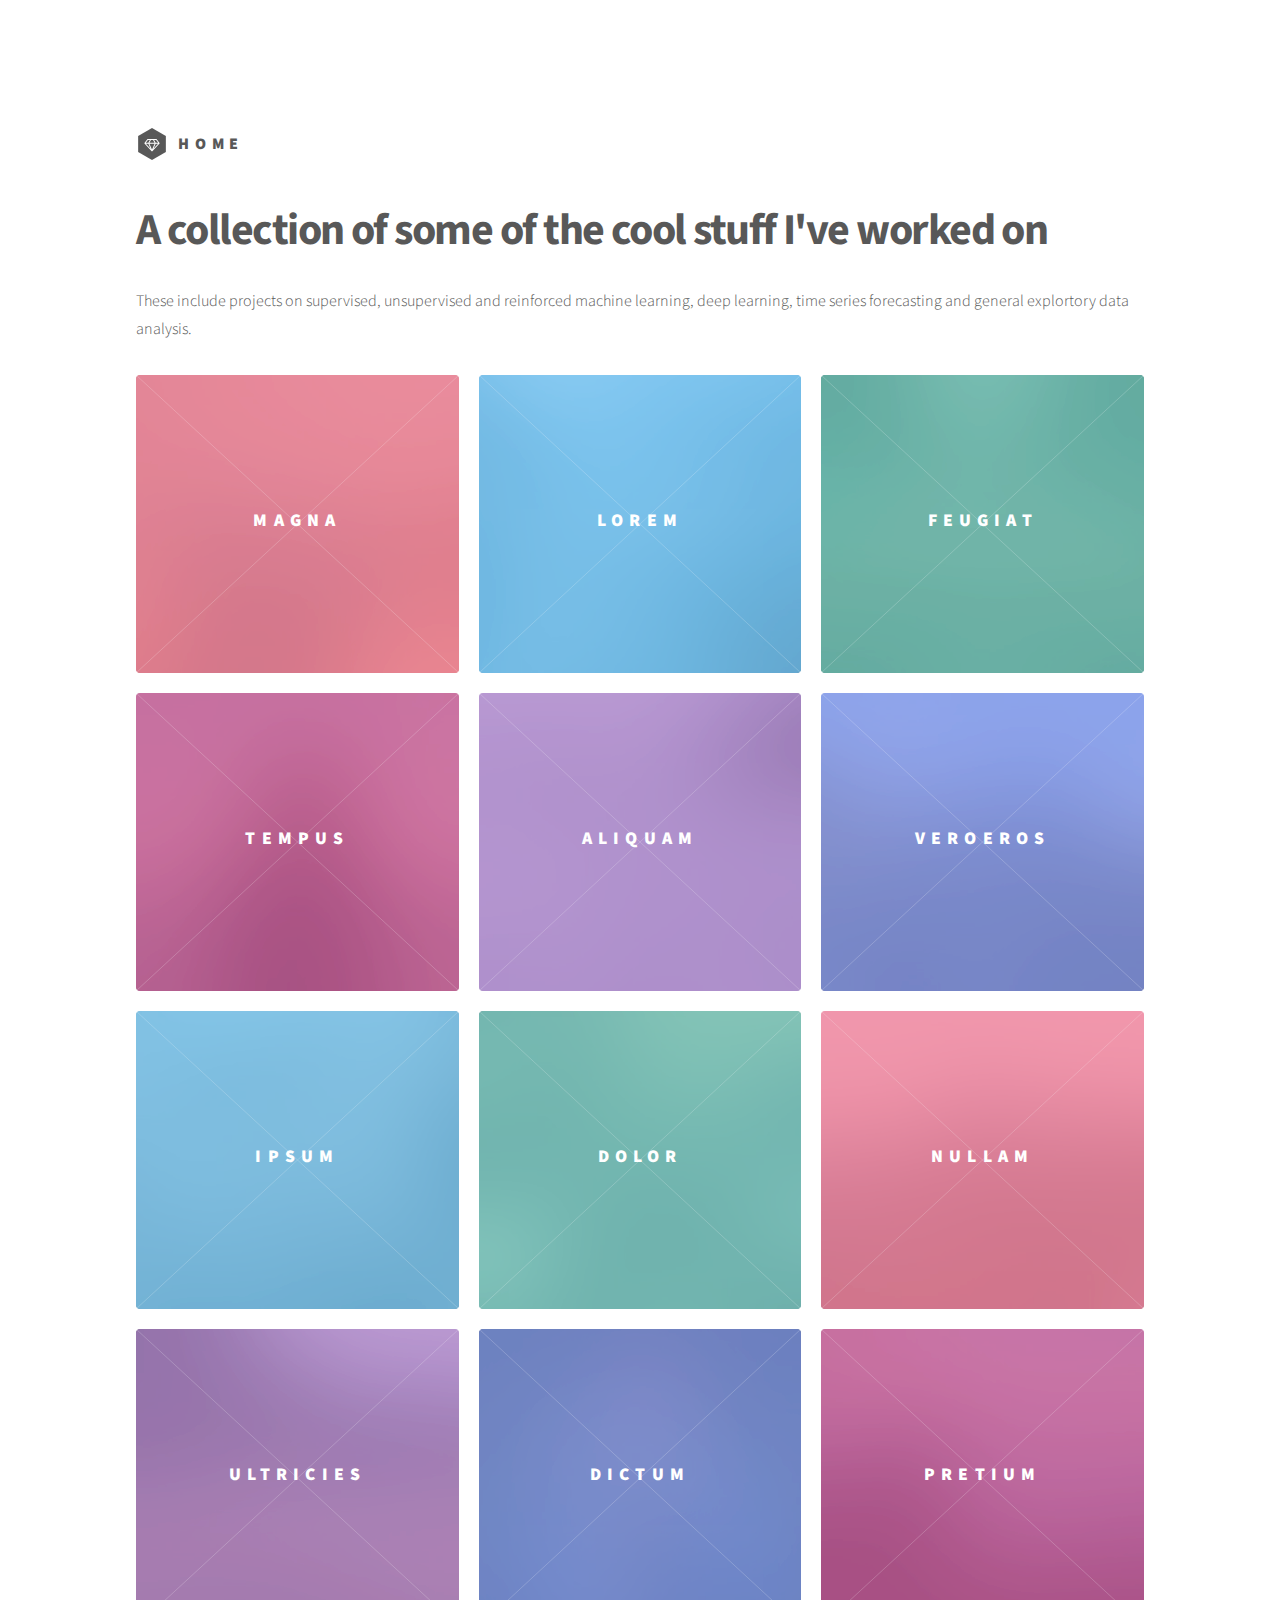
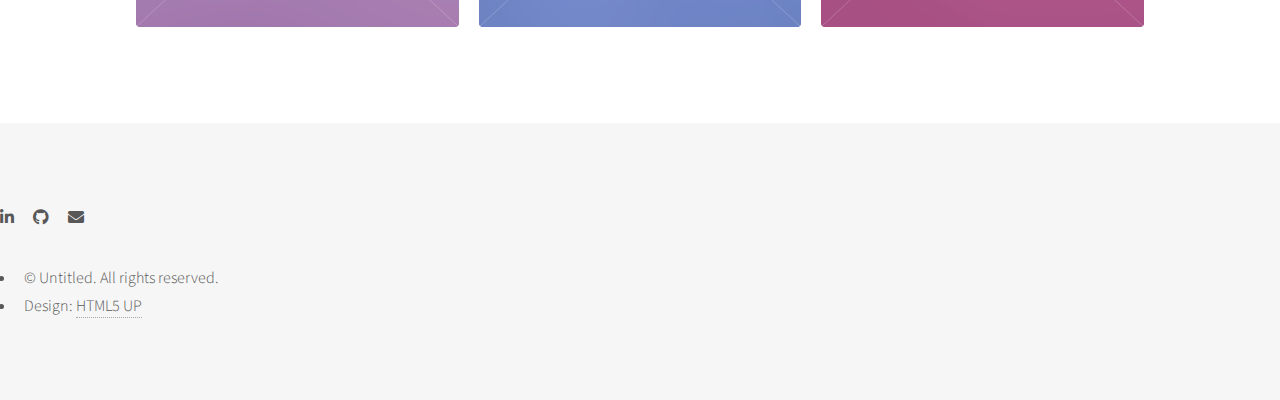
<file: phantom/index.html>
<!DOCTYPE HTML>
<!--
	Phantom by HTML5 UP
	html5up.net | @ajlkn
	Free for personal and commercial use under the CCA 3.0 license (html5up.net/license)
-->
<html>
	<head>
		<title>Portfolio</title>
		<meta charset="utf-8" />
		<meta name="viewport" content="width=device-width, initial-scale=1, user-scalable=no" />
		<link rel="stylesheet" href="assets/css/main.css" />
		<noscript><link rel="stylesheet" href="assets/css/noscript.css" /></noscript>
	</head>
	<body class="is-preload">
		<!-- Wrapper -->
			<div id="wrapper">

				<!-- Header -->
					<header id="header">
						<div class="inner">

							<!-- Logo -->
								<a href="../index.html" class="logo">
									<span class="symbol"><img src="images/logo.svg" alt="" /></span><span class="title">Home</span>
								</a>

							

						</div>
					</header>

				
				<!-- Main -->
					<div id="main">
						<div class="inner">
							<header>
								<h1>A collection of some of the cool stuff I've worked on</h1>
								<p>These include projects on supervised, unsupervised and reinforced machine learning, deep learning, time series forecasting and general explortory data analysis.</p>
							</header>
							<section class="tiles">
								<article class="style1">
									<span class="image">
										<img src="images/pic01.jpg" alt="" />
									</span>
									<a href="generic.html">
										<h2>Magna</h2>
										<div class="content">
											<p>Sed nisl arcu euismod sit amet nisi lorem etiam dolor veroeros et feugiat.</p>
										</div>
									</a>
								</article>
								<article class="style2">
									<span class="image">
										<img src="images/pic02.jpg" alt="" />
									</span>
									<a href="generic.html">
										<h2>Lorem</h2>
										<div class="content">
											<p>Sed nisl arcu euismod sit amet nisi lorem etiam dolor veroeros et feugiat.</p>
										</div>
									</a>
								</article>
								<article class="style3">
									<span class="image">
										<img src="images/pic03.jpg" alt="" />
									</span>
									<a href="generic.html">
										<h2>Feugiat</h2>
										<div class="content">
											<p>Sed nisl arcu euismod sit amet nisi lorem etiam dolor veroeros et feugiat.</p>
										</div>
									</a>
								</article>
								<article class="style4">
									<span class="image">
										<img src="images/pic04.jpg" alt="" />
									</span>
									<a href="generic.html">
										<h2>Tempus</h2>
										<div class="content">
											<p>Sed nisl arcu euismod sit amet nisi lorem etiam dolor veroeros et feugiat.</p>
										</div>
									</a>
								</article>
								<article class="style5">
									<span class="image">
										<img src="images/pic05.jpg" alt="" />
									</span>
									<a href="generic.html">
										<h2>Aliquam</h2>
										<div class="content">
											<p>Sed nisl arcu euismod sit amet nisi lorem etiam dolor veroeros et feugiat.</p>
										</div>
									</a>
								</article>
								<article class="style6">
									<span class="image">
										<img src="images/pic06.jpg" alt="" />
									</span>
									<a href="generic.html">
										<h2>Veroeros</h2>
										<div class="content">
											<p>Sed nisl arcu euismod sit amet nisi lorem etiam dolor veroeros et feugiat.</p>
										</div>
									</a>
								</article>
								<article class="style2">
									<span class="image">
										<img src="images/pic07.jpg" alt="" />
									</span>
									<a href="generic.html">
										<h2>Ipsum</h2>
										<div class="content">
											<p>Sed nisl arcu euismod sit amet nisi lorem etiam dolor veroeros et feugiat.</p>
										</div>
									</a>
								</article>
								<article class="style3">
									<span class="image">
										<img src="images/pic08.jpg" alt="" />
									</span>
									<a href="generic.html">
										<h2>Dolor</h2>
										<div class="content">
											<p>Sed nisl arcu euismod sit amet nisi lorem etiam dolor veroeros et feugiat.</p>
										</div>
									</a>
								</article>
								<article class="style1">
									<span class="image">
										<img src="images/pic09.jpg" alt="" />
									</span>
									<a href="generic.html">
										<h2>Nullam</h2>
										<div class="content">
											<p>Sed nisl arcu euismod sit amet nisi lorem etiam dolor veroeros et feugiat.</p>
										</div>
									</a>
								</article>
								<article class="style5">
									<span class="image">
										<img src="images/pic10.jpg" alt="" />
									</span>
									<a href="generic.html">
										<h2>Ultricies</h2>
										<div class="content">
											<p>Sed nisl arcu euismod sit amet nisi lorem etiam dolor veroeros et feugiat.</p>
										</div>
									</a>
								</article>
								<article class="style6">
									<span class="image">
										<img src="images/pic11.jpg" alt="" />
									</span>
									<a href="generic.html">
										<h2>Dictum</h2>
										<div class="content">
											<p>Sed nisl arcu euismod sit amet nisi lorem etiam dolor veroeros et feugiat.</p>
										</div>
									</a>
								</article>
								<article class="style4">
									<span class="image">
										<img src="images/pic12.jpg" alt="" />
									</span>
									<a href="generic.html">
										<h2>Pretium</h2>
										<div class="content">
											<p>Sed nisl arcu euismod sit amet nisi lorem etiam dolor veroeros et feugiat.</p>
										</div>
									</a>
								</article>
							</section>
						</div>
					</div>
</div>
				<!-- Footer -->
				<footer id="footer">
					<ul class="icons">
						<li><a href="https://www.linkedin.com/in/mayuresh-sawant" class="icon brands alt fa-linkedin-in" target="_blank"><span class="label">LinkedIn</span></a></li>
						<li><a href="https://www.github.com/mayuresh23sawant" class="icon brands alt fa-github"  target="_blank"><span class="label">GitHub</span></a></li>
						<li><a href="mailto:mayuresh23sawant@gmail.com" class="icon solid alt fa-envelope"  target="_top"><span class="label">Email</span></a></li>
					</ul>
					<ul class="copyright">
						<li>&copy; Untitled. All rights reserved.</li><li>Design: <a href="http://html5up.net">HTML5 UP</a></li>
					</ul>
				</footer>

			

		<!-- Scripts -->
			<script src="assets/js/jquery.min.js"></script>
			<script src="assets/js/browser.min.js"></script>
			<script src="assets/js/breakpoints.min.js"></script>
			<script src="assets/js/util.js"></script>
			<script src="assets/js/main.js"></script>

	</body>
</html>
</file>
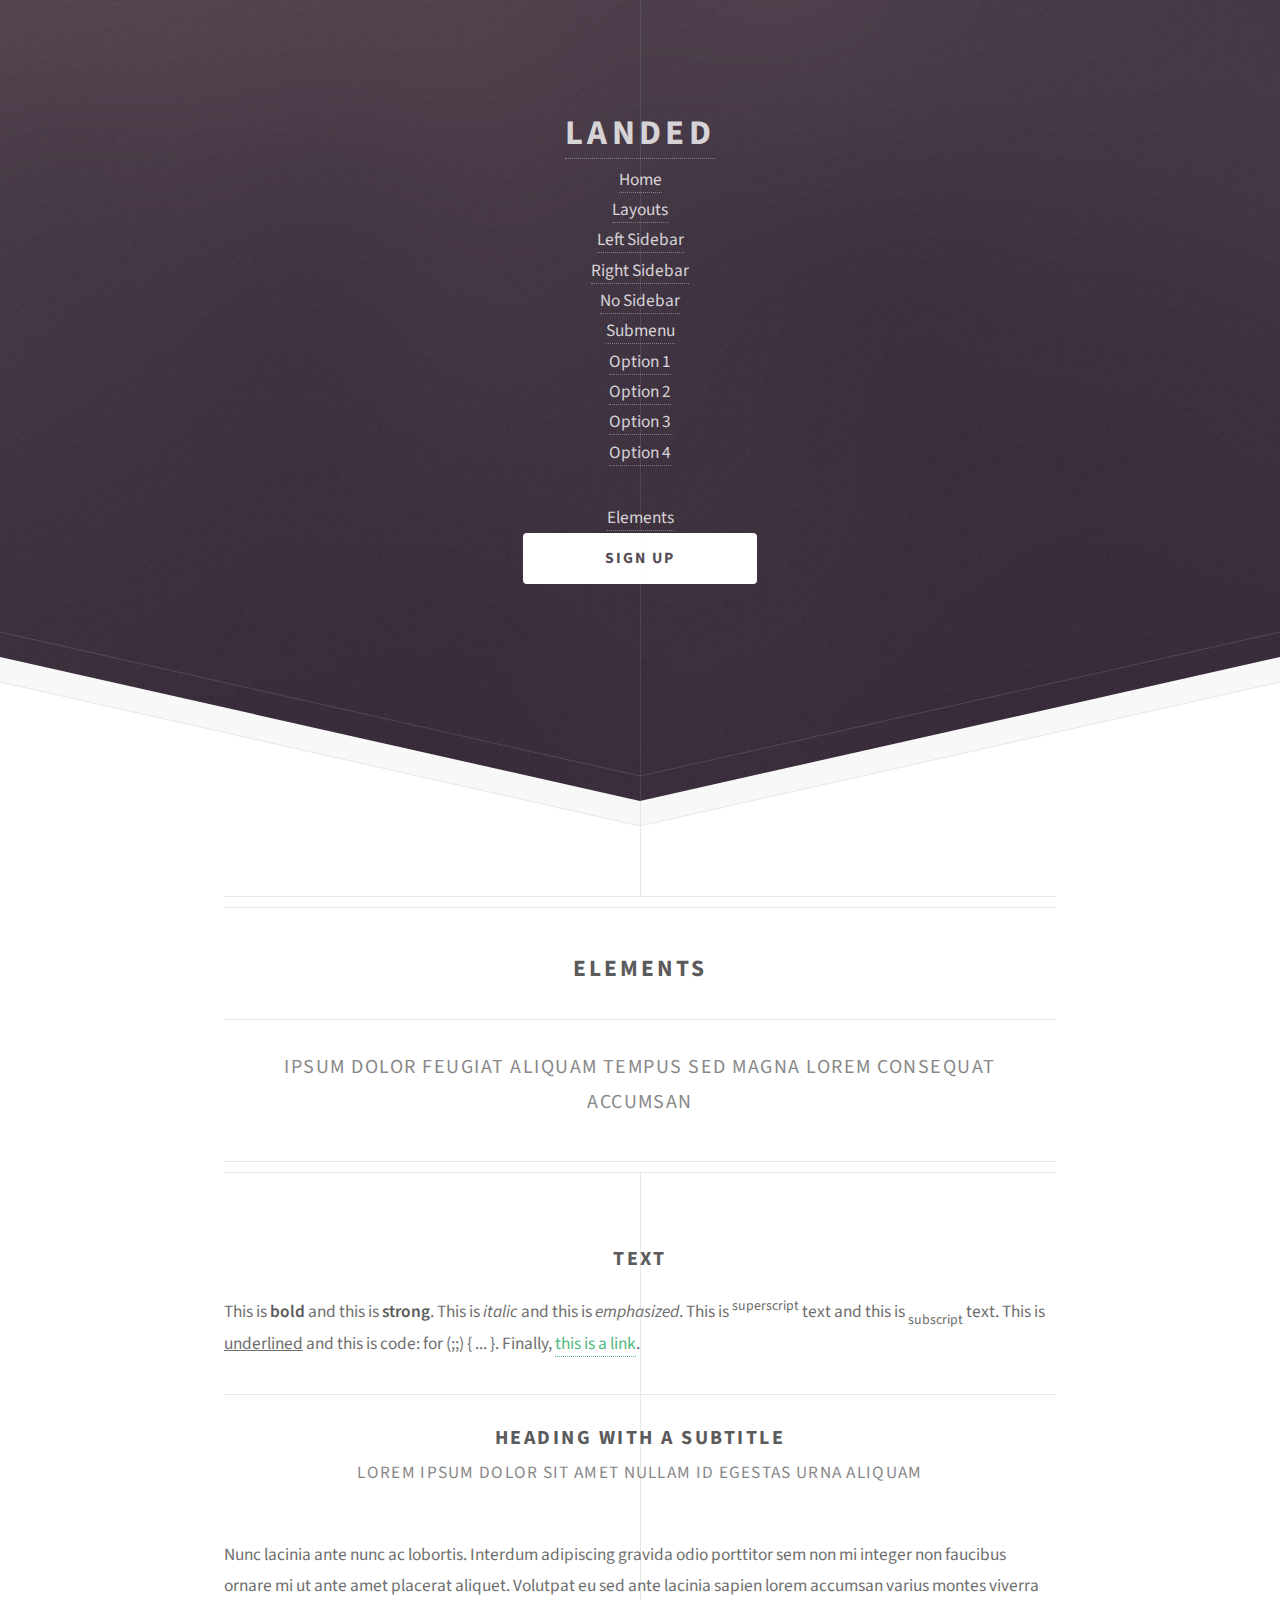
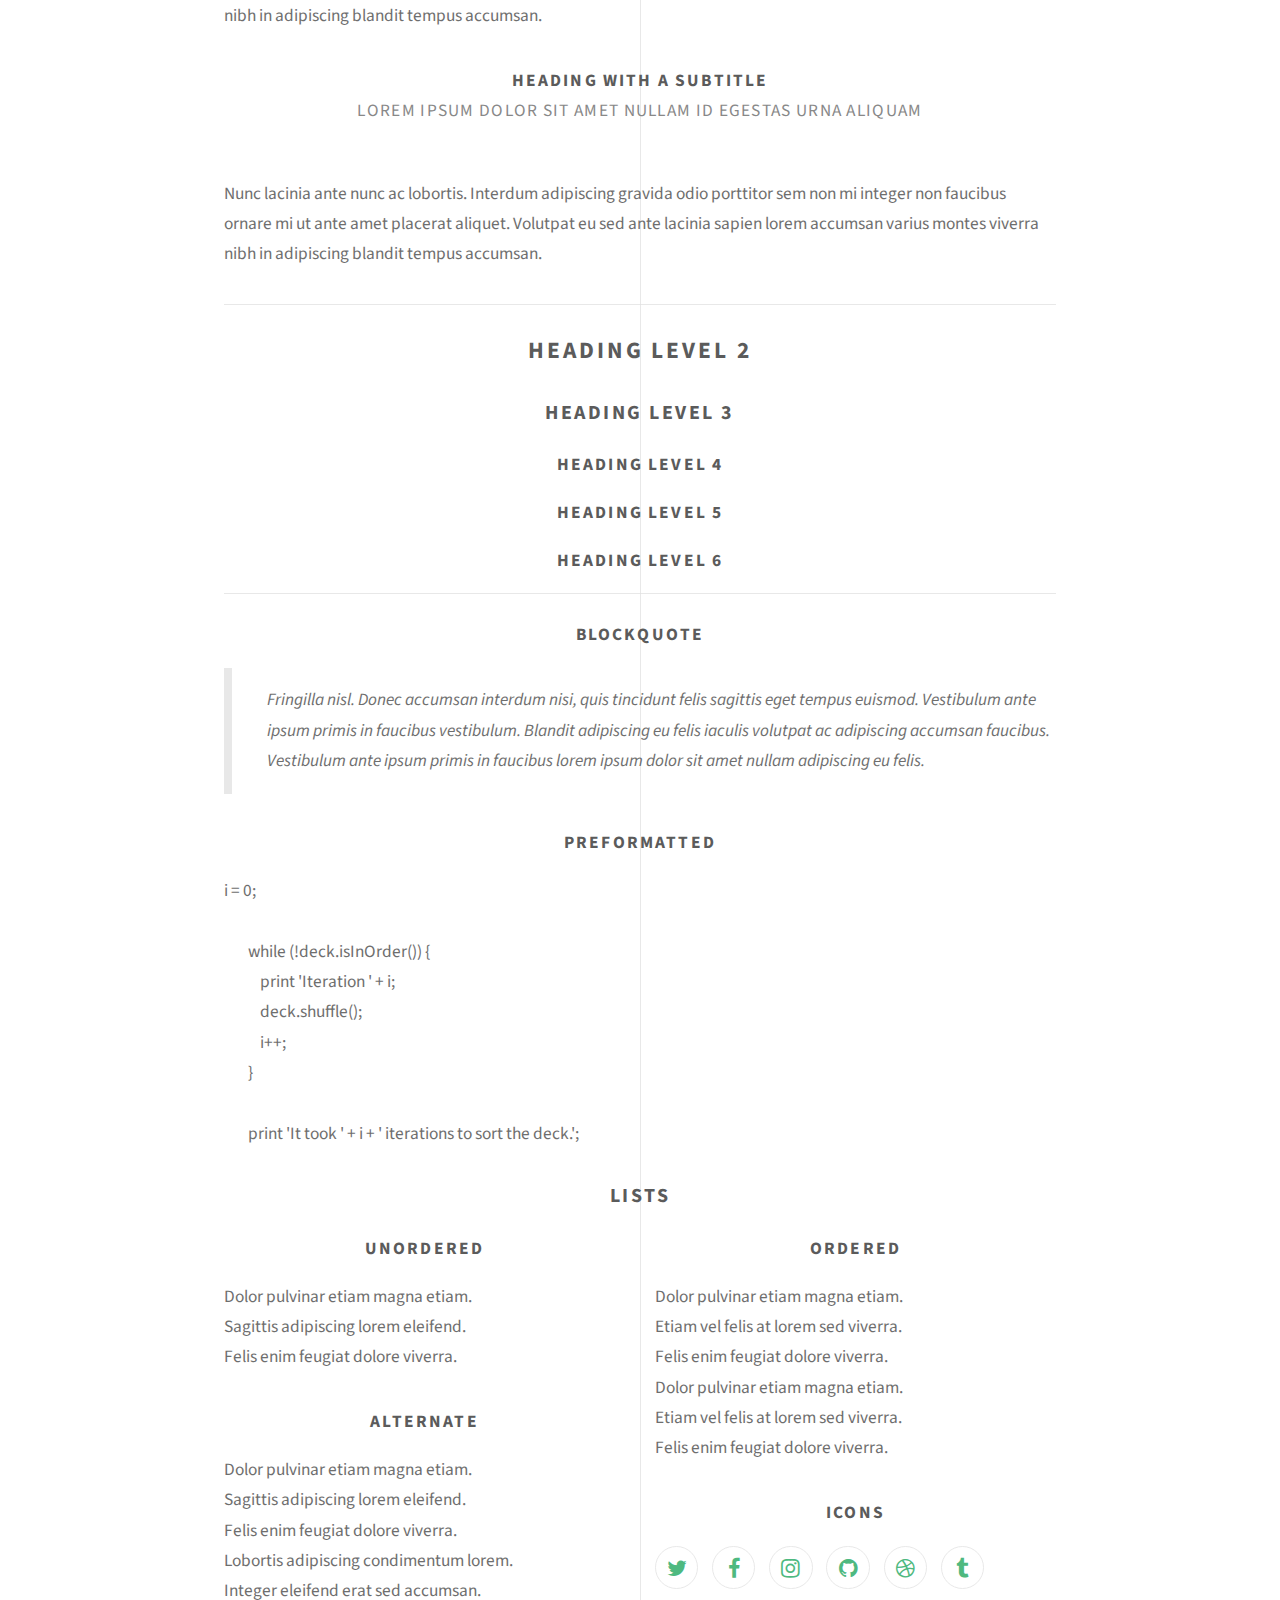
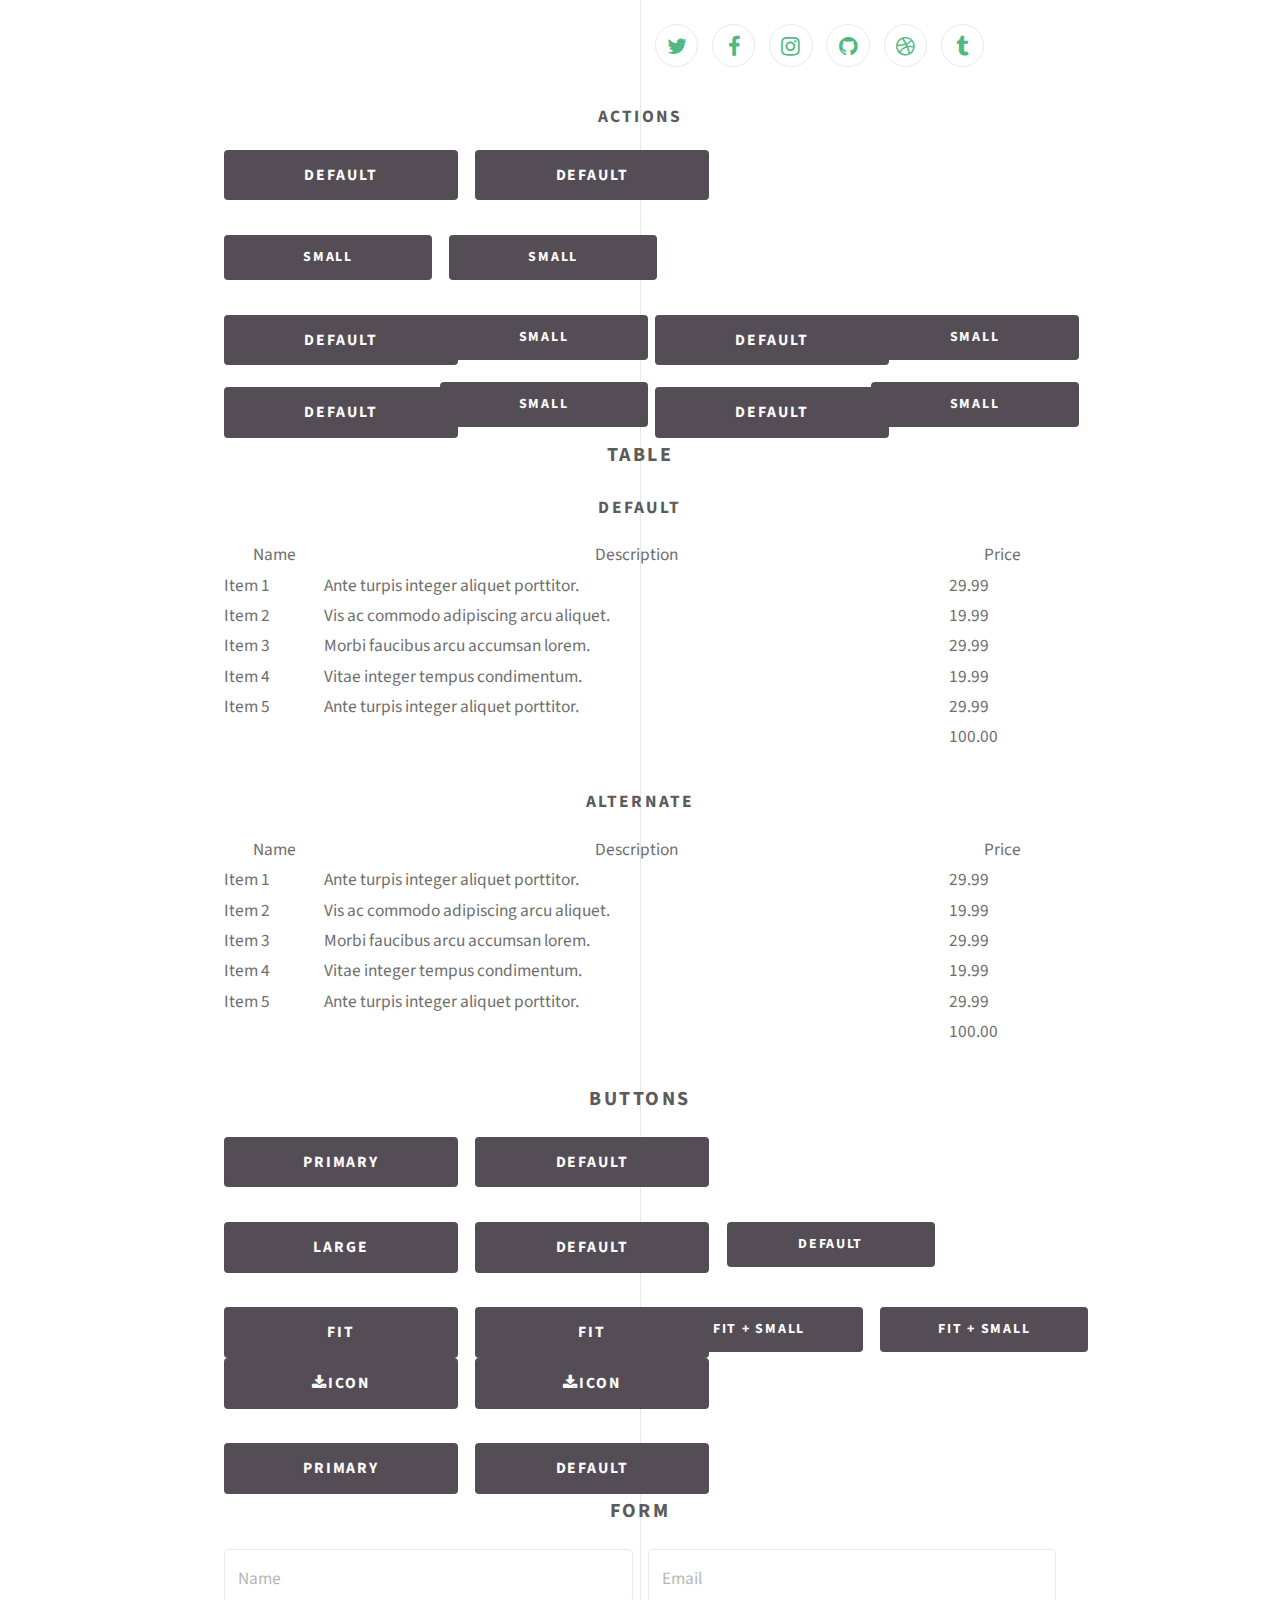
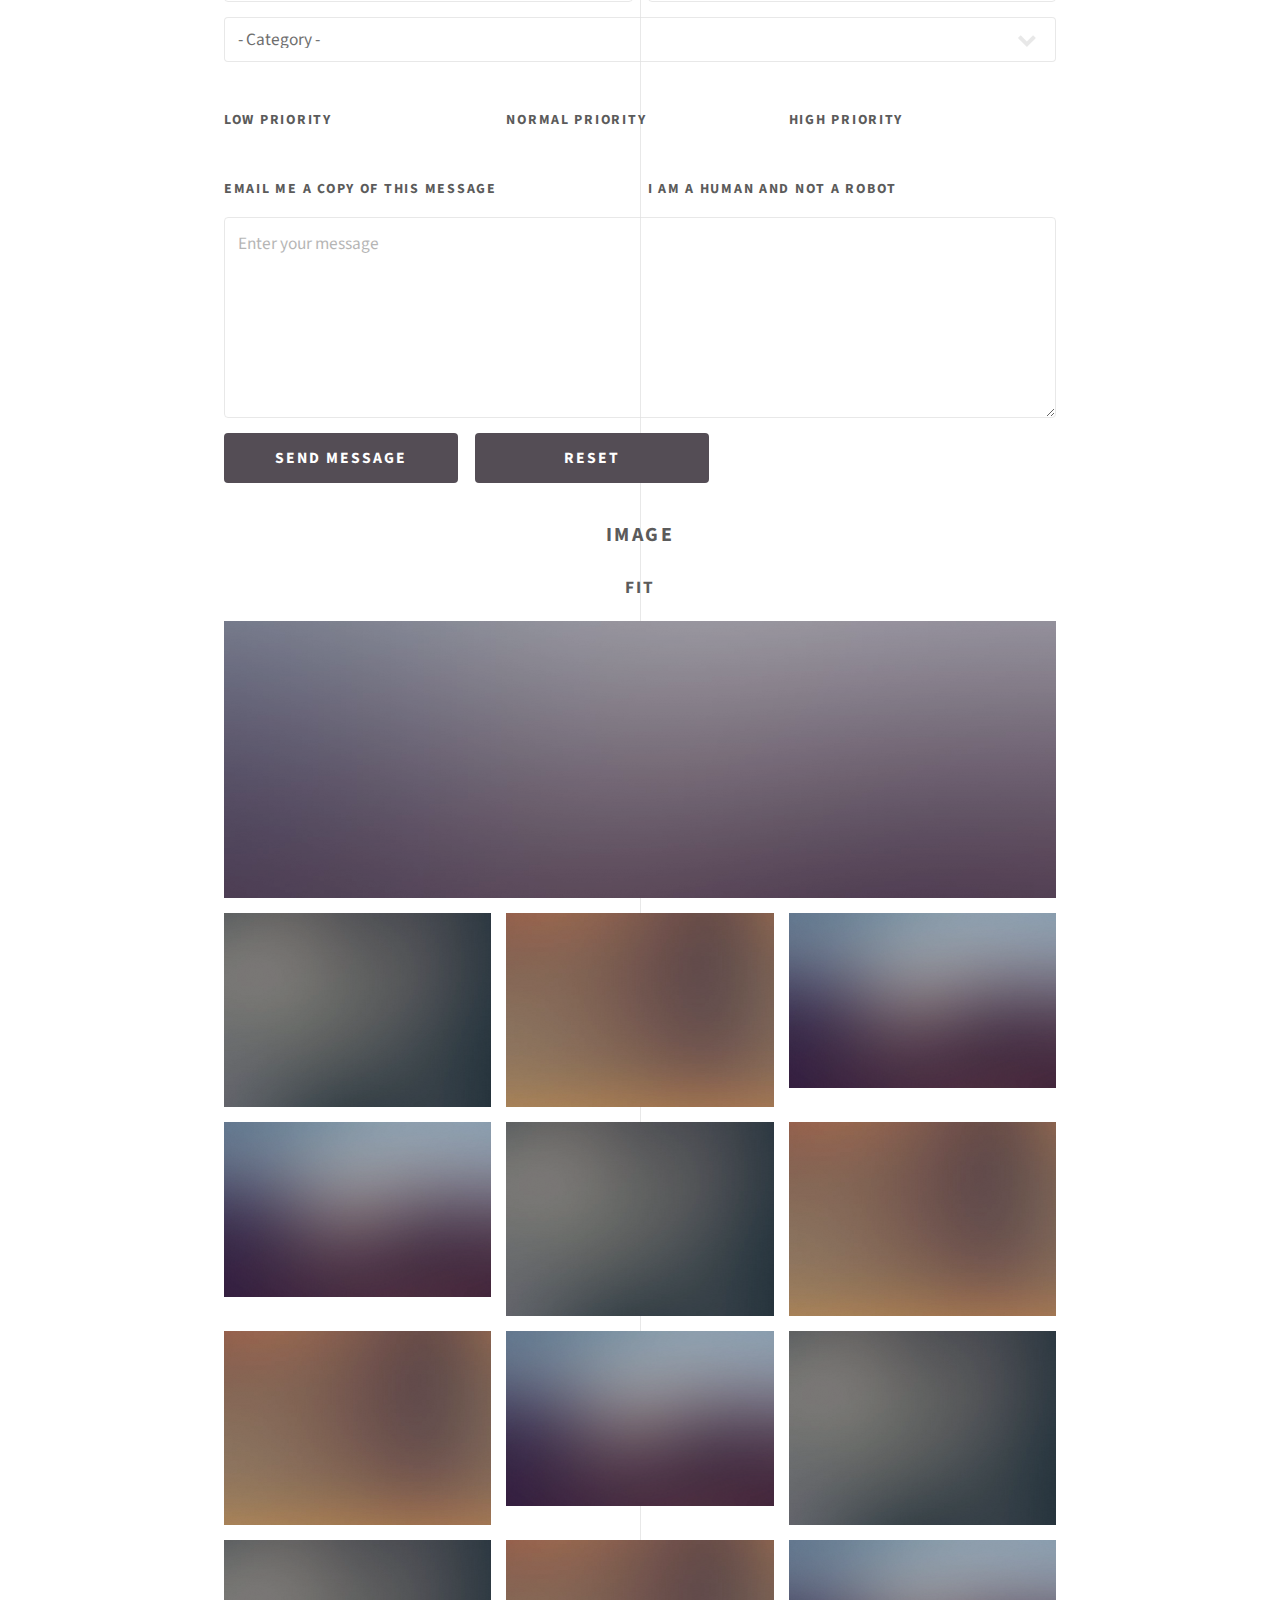
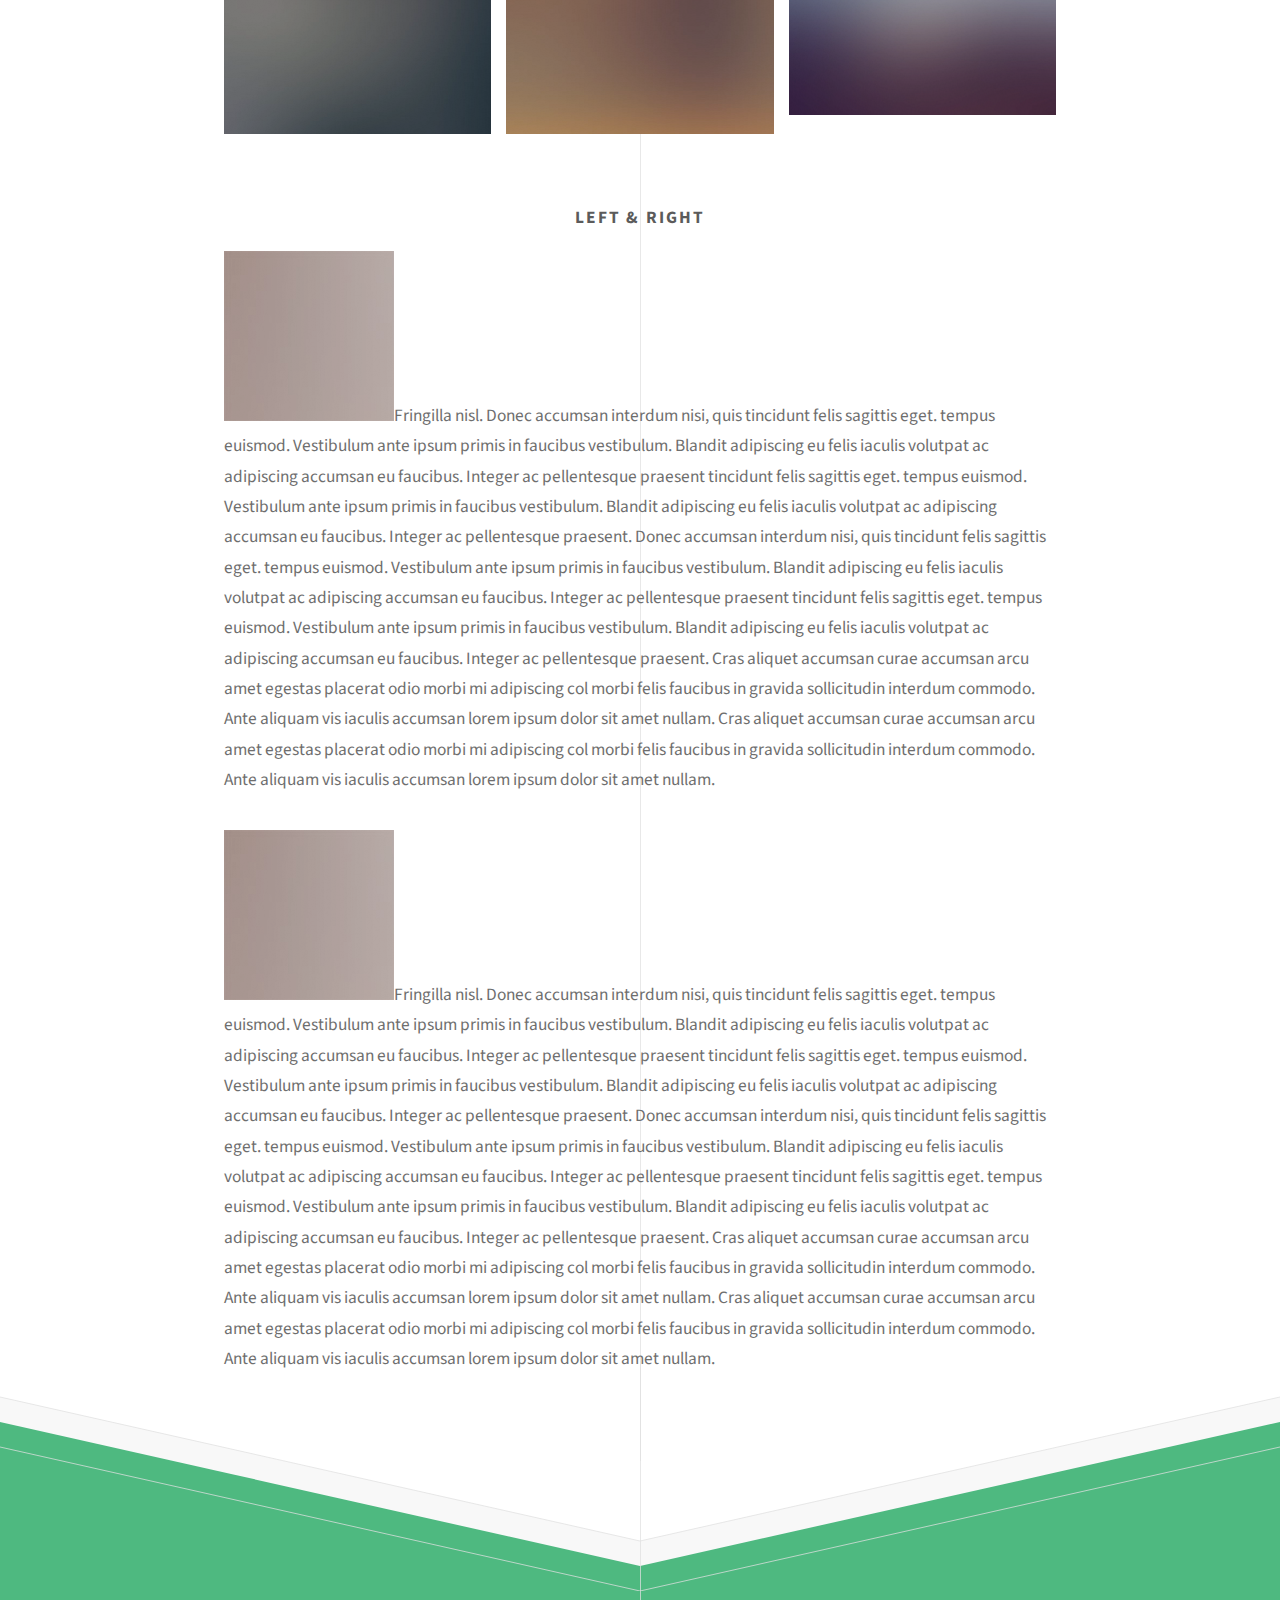
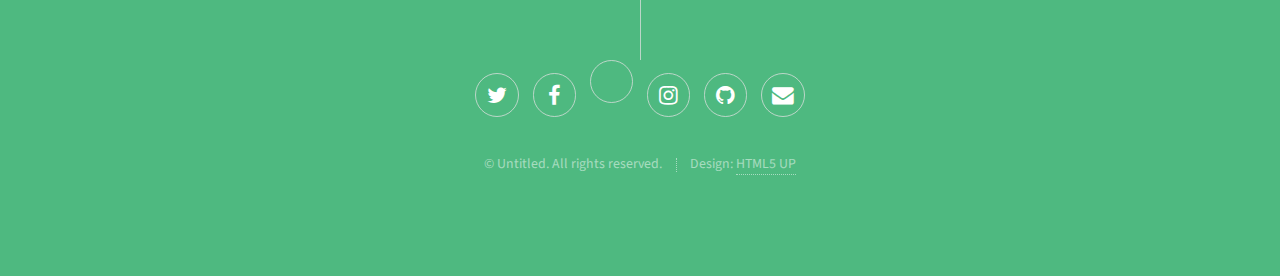
<file: elements.html>
<!DOCTYPE HTML>
<!--
	Landed by HTML5 UP
	html5up.net | @ajlkn
	Free for personal and commercial use under the CCA 3.0 license (html5up.net/license)
-->
<html>
	<head>
		<title>Elements - Landed by HTML5 UP</title>
		<meta charset="utf-8" />
		<meta name="viewport" content="width=device-width, initial-scale=1, user-scalable=no" />
		<link rel="stylesheet" href="assets/css/main.css" />
		<noscript><link rel="stylesheet" href="assets/css/noscript.css" /></noscript>
	</head>
	<body class="is-preload">
		<div id="page-wrapper">

			<!-- Header -->
				<header id="header">
					<h1 id="logo"><a href="index.html">Landed</a></h1>
					<nav id="nav">
						<ul>
							<li><a href="index.html">Home</a></li>
							<li>
								<a href="#">Layouts</a>
								<ul>
									<li><a href="left-sidebar.html">Left Sidebar</a></li>
									<li><a href="right-sidebar.html">Right Sidebar</a></li>
									<li><a href="no-sidebar.html">No Sidebar</a></li>
									<li>
										<a href="#">Submenu</a>
										<ul>
											<li><a href="#">Option 1</a></li>
											<li><a href="#">Option 2</a></li>
											<li><a href="#">Option 3</a></li>
											<li><a href="#">Option 4</a></li>
										</ul>
									</li>
								</ul>
							</li>
							<li><a href="elements.html">Elements</a></li>
							<li><a href="#" class="button primary">Sign Up</a></li>
						</ul>
					</nav>
				</header>

			<!-- Main -->
				<div id="main" class="wrapper style1">
					<div class="container">
						<header class="major">
							<h2>Elements</h2>
							<p>Ipsum dolor feugiat aliquam tempus sed magna lorem consequat accumsan</p>
						</header>

						<!-- Text -->
							<section>
								<h3>Text</h3>
								<p>This is <b>bold</b> and this is <strong>strong</strong>. This is <i>italic</i> and this is <em>emphasized</em>.
								This is <sup>superscript</sup> text and this is <sub>subscript</sub> text.
								This is <u>underlined</u> and this is code: <code>for (;;) { ... }</code>. Finally, <a href="#">this is a link</a>.</p>

								<hr />

								<header>
									<h3>Heading with a Subtitle</h3>
									<p>Lorem ipsum dolor sit amet nullam id egestas urna aliquam</p>
								</header>
								<p>Nunc lacinia ante nunc ac lobortis. Interdum adipiscing gravida odio porttitor sem non mi integer non faucibus ornare mi ut ante amet placerat aliquet. Volutpat eu sed ante lacinia sapien lorem accumsan varius montes viverra nibh in adipiscing blandit tempus accumsan.</p>
								<header>
									<h4>Heading with a Subtitle</h4>
									<p>Lorem ipsum dolor sit amet nullam id egestas urna aliquam</p>
								</header>
								<p>Nunc lacinia ante nunc ac lobortis. Interdum adipiscing gravida odio porttitor sem non mi integer non faucibus ornare mi ut ante amet placerat aliquet. Volutpat eu sed ante lacinia sapien lorem accumsan varius montes viverra nibh in adipiscing blandit tempus accumsan.</p>

								<hr />

								<h2>Heading Level 2</h2>
								<h3>Heading Level 3</h3>
								<h4>Heading Level 4</h4>
								<h5>Heading Level 5</h5>
								<h6>Heading Level 6</h6>

								<hr />

								<h4>Blockquote</h4>
								<blockquote>Fringilla nisl. Donec accumsan interdum nisi, quis tincidunt felis sagittis eget tempus euismod. Vestibulum ante ipsum primis in faucibus vestibulum. Blandit adipiscing eu felis iaculis volutpat ac adipiscing accumsan faucibus. Vestibulum ante ipsum primis in faucibus lorem ipsum dolor sit amet nullam adipiscing eu felis.</blockquote>

								<h4>Preformatted</h4>
								<pre><code>i = 0;

	while (!deck.isInOrder()) {
	    print 'Iteration ' + i;
	    deck.shuffle();
	    i++;
	}

	print 'It took ' + i + ' iterations to sort the deck.';
	</code></pre>
							</section>

						<!-- Lists -->
							<section>
								<h3>Lists</h3>
								<div class="row">
									<div class="col-6 col-12-xsmall">

										<h4>Unordered</h4>
										<ul>
											<li>Dolor pulvinar etiam magna etiam.</li>
											<li>Sagittis adipiscing lorem eleifend.</li>
											<li>Felis enim feugiat dolore viverra.</li>
										</ul>

										<h4>Alternate</h4>
										<ul class="alt">
											<li>Dolor pulvinar etiam magna etiam.</li>
											<li>Sagittis adipiscing lorem eleifend.</li>
											<li>Felis enim feugiat dolore viverra.</li>
											<li>Lobortis adipiscing condimentum lorem.</li>
											<li>Integer eleifend erat sed accumsan.</li>
										</ul>

									</div>
									<div class="col-6 col-12-xsmall">

										<h4>Ordered</h4>
										<ol>
											<li>Dolor pulvinar etiam magna etiam.</li>
											<li>Etiam vel felis at lorem sed viverra.</li>
											<li>Felis enim feugiat dolore viverra.</li>
											<li>Dolor pulvinar etiam magna etiam.</li>
											<li>Etiam vel felis at lorem sed viverra.</li>
											<li>Felis enim feugiat dolore viverra.</li>
										</ol>

										<h4>Icons</h4>
										<ul class="icons">
											<li><a href="#" class="icon brands fa-twitter"><span class="label">Twitter</span></a></li>
											<li><a href="#" class="icon brands fa-facebook-f"><span class="label">Facebook</span></a></li>
											<li><a href="#" class="icon brands fa-instagram"><span class="label">Instagram</span></a></li>
											<li><a href="#" class="icon brands fa-github"><span class="label">Github</span></a></li>
											<li><a href="#" class="icon brands fa-dribbble"><span class="label">Dribbble</span></a></li>
											<li><a href="#" class="icon brands fa-tumblr"><span class="label">Tumblr</span></a></li>
										</ul>
										<ul class="icons">
											<li><a href="#" class="icon brands alt fa-twitter"><span class="label">Twitter</span></a></li>
											<li><a href="#" class="icon brands alt fa-facebook-f"><span class="label">Facebook</span></a></li>
											<li><a href="#" class="icon brands alt fa-instagram"><span class="label">Instagram</span></a></li>
											<li><a href="#" class="icon brands alt fa-github"><span class="label">Github</span></a></li>
											<li><a href="#" class="icon brands alt fa-dribbble"><span class="label">Dribbble</span></a></li>
											<li><a href="#" class="icon brands alt fa-tumblr"><span class="label">Tumblr</span></a></li>
										</ul>

									</div>
								</div>

								<h4>Actions</h4>
								<ul class="actions">
									<li><a href="#" class="button primary">Default</a></li>
									<li><a href="#" class="button">Default</a></li>
								</ul>
								<ul class="actions small">
									<li><a href="#" class="button primary small">Small</a></li>
									<li><a href="#" class="button small">Small</a></li>
								</ul>
								<div class="row">
									<div class="col-3 col-6-medium col-12-xsmall">
										<ul class="actions stacked">
											<li><a href="#" class="button primary">Default</a></li>
											<li><a href="#" class="button">Default</a></li>
										</ul>
									</div>
									<div class="col-3 col-6-medium col-12-xsmall">
										<ul class="actions stacked">
											<li><a href="#" class="button primary small">Small</a></li>
											<li><a href="#" class="button small">Small</a></li>
										</ul>
									</div>
									<div class="col-3 col-6-medium col-12-xsmall">
										<ul class="actions stacked">
											<li><a href="#" class="button primary fit">Default</a></li>
											<li><a href="#" class="button fit">Default</a></li>
										</ul>
									</div>
									<div class="col-3 col-6-medium col-12-xsmall">
										<ul class="actions stacked">
											<li><a href="#" class="button primary small fit">Small</a></li>
											<li><a href="#" class="button small fit">Small</a></li>
										</ul>
									</div>
								</div>
							</section>

						<!-- Table -->
							<section>
								<h3>Table</h3>
								<h4>Default</h4>
								<div class="table-wrapper">
									<table>
										<thead>
											<tr>
												<th>Name</th>
												<th>Description</th>
												<th>Price</th>
											</tr>
										</thead>
										<tbody>
											<tr>
												<td>Item 1</td>
												<td>Ante turpis integer aliquet porttitor.</td>
												<td>29.99</td>
											</tr>
											<tr>
												<td>Item 2</td>
												<td>Vis ac commodo adipiscing arcu aliquet.</td>
												<td>19.99</td>
											</tr>
											<tr>
												<td>Item 3</td>
												<td> Morbi faucibus arcu accumsan lorem.</td>
												<td>29.99</td>
											</tr>
											<tr>
												<td>Item 4</td>
												<td>Vitae integer tempus condimentum.</td>
												<td>19.99</td>
											</tr>
											<tr>
												<td>Item 5</td>
												<td>Ante turpis integer aliquet porttitor.</td>
												<td>29.99</td>
											</tr>
										</tbody>
										<tfoot>
											<tr>
												<td colspan="2"></td>
												<td>100.00</td>
											</tr>
										</tfoot>
									</table>
								</div>
								<h4>Alternate</h4>
								<div class="table-wrapper">
									<table class="alt">
										<thead>
											<tr>
												<th>Name</th>
												<th>Description</th>
												<th>Price</th>
											</tr>
										</thead>
										<tbody>
											<tr>
												<td>Item 1</td>
												<td>Ante turpis integer aliquet porttitor.</td>
												<td>29.99</td>
											</tr>
											<tr>
												<td>Item 2</td>
												<td>Vis ac commodo adipiscing arcu aliquet.</td>
												<td>19.99</td>
											</tr>
											<tr>
												<td>Item 3</td>
												<td> Morbi faucibus arcu accumsan lorem.</td>
												<td>29.99</td>
											</tr>
											<tr>
												<td>Item 4</td>
												<td>Vitae integer tempus condimentum.</td>
												<td>19.99</td>
											</tr>
											<tr>
												<td>Item 5</td>
												<td>Ante turpis integer aliquet porttitor.</td>
												<td>29.99</td>
											</tr>
										</tbody>
										<tfoot>
											<tr>
												<td colspan="2"></td>
												<td>100.00</td>
											</tr>
										</tfoot>
									</table>
								</div>
							</section>

						<!-- Buttons -->
							<section>
								<h3>Buttons</h3>
								<ul class="actions">
									<li><a href="#" class="button primary">Primary</a></li>
									<li><a href="#" class="button">Default</a></li>
								</ul>
								<ul class="actions">
									<li><a href="#" class="button primary large">Large</a></li>
									<li><a href="#" class="button">Default</a></li>
									<li><a href="#" class="button small">Default</a></li>
								</ul>
								<div class="row">
									<div class="col-6 col-12-xsmall">
										<ul class="actions fit">
											<li><a href="#" class="button primary fit">Fit</a></li>
											<li><a href="#" class="button fit">Fit</a></li>
										</ul>
									</div>
									<div class="col-6 col-12-xsmall">
										<ul class="actions fit small">
											<li><a href="#" class="button primary fit small">Fit + Small</a></li>
											<li><a href="#" class="button fit small">Fit + Small</a></li>
										</ul>
									</div>
								</div>
								<ul class="actions">
									<li><a href="#" class="button primary icon solid fa-download">Icon</a></li>
									<li><a href="#" class="button icon solid fa-download">Icon</a></li>
								</ul>
								<ul class="actions">
									<li><span class="button primary disabled">Primary</span></li>
									<li><span class="button disabled">Default</span></li>
								</ul>
							</section>

						<!-- Form -->
							<section>
								<h3>Form</h3>
								<form method="post" action="#">
									<div class="row gtr-uniform gtr-50">
										<div class="col-6 col-12-xsmall">
											<input type="text" name="name" id="name" value="" placeholder="Name" />
										</div>
										<div class="col-6 col-12-xsmall">
											<input type="email" name="email" id="email" value="" placeholder="Email" />
										</div>
										<div class="col-12">
											<select name="category" id="category">
												<option value="">- Category -</option>
												<option value="1">Manufacturing</option>
												<option value="1">Shipping</option>
												<option value="1">Administration</option>
												<option value="1">Human Resources</option>
											</select>
										</div>
										<div class="col-4 col-12-medium">
											<input type="radio" id="priority-low" name="priority" checked>
											<label for="priority-low">Low Priority</label>
										</div>
										<div class="col-4 col-12-medium">
											<input type="radio" id="priority-normal" name="priority">
											<label for="priority-normal">Normal Priority</label>
										</div>
										<div class="col-4 col-12-medium">
											<input type="radio" id="priority-high" name="priority">
											<label for="priority-high">High Priority</label>
										</div>
										<div class="col-6 col-12-medium">
											<input type="checkbox" id="copy" name="copy">
											<label for="copy">Email me a copy of this message</label>
										</div>
										<div class="col-6 col-12-medium">
											<input type="checkbox" id="human" name="human" checked>
											<label for="human">I am a human and not a robot</label>
										</div>
										<div class="col-12">
											<textarea name="message" id="message" placeholder="Enter your message" rows="6"></textarea>
										</div>
										<div class="col-12">
											<ul class="actions">
												<li><input type="submit" value="Send Message" class="primary" /></li>
												<li><input type="reset" value="Reset" /></li>
											</ul>
										</div>
									</div>
								</form>
							</section>

						<!-- Image -->
							<section>
								<h3>Image</h3>
								<h4>Fit</h4>
								<div class="box alt">
									<div class="row gtr-50 gtr-uniform">
										<div class="col-12"><span class="image fit"><img src="images/pic07.jpg" alt="" /></span></div>
										<div class="col-4 col-6-xsmall"><span class="image fit"><img src="images/pic02.jpg" alt="" /></span></div>
										<div class="col-4 col-6-xsmall"><span class="image fit"><img src="images/pic03.jpg" alt="" /></span></div>
										<div class="col-4 col-6-xsmall"><span class="image fit"><img src="images/pic04.jpg" alt="" /></span></div>
										<div class="col-4 col-6-xsmall"><span class="image fit"><img src="images/pic04.jpg" alt="" /></span></div>
										<div class="col-4 col-6-xsmall"><span class="image fit"><img src="images/pic02.jpg" alt="" /></span></div>
										<div class="col-4 col-6-xsmall"><span class="image fit"><img src="images/pic03.jpg" alt="" /></span></div>
										<div class="col-4 col-6-xsmall"><span class="image fit"><img src="images/pic03.jpg" alt="" /></span></div>
										<div class="col-4 col-6-xsmall"><span class="image fit"><img src="images/pic04.jpg" alt="" /></span></div>
										<div class="col-4 col-6-xsmall"><span class="image fit"><img src="images/pic02.jpg" alt="" /></span></div>
										<div class="col-4 col-6-xsmall"><span class="image fit"><img src="images/pic02.jpg" alt="" /></span></div>
										<div class="col-4 col-6-xsmall"><span class="image fit"><img src="images/pic03.jpg" alt="" /></span></div>
										<div class="col-4 col-6-xsmall"><span class="image fit"><img src="images/pic04.jpg" alt="" /></span></div>
									</div>
								</div>

								<h4>Left &amp; Right</h4>
								<p><span class="image left"><img src="images/pic08.jpg" alt="" /></span>Fringilla nisl. Donec accumsan interdum nisi, quis tincidunt felis sagittis eget. tempus euismod. Vestibulum ante ipsum primis in faucibus vestibulum. Blandit adipiscing eu felis iaculis volutpat ac adipiscing accumsan eu faucibus. Integer ac pellentesque praesent tincidunt felis sagittis eget. tempus euismod. Vestibulum ante ipsum primis in faucibus vestibulum. Blandit adipiscing eu felis iaculis volutpat ac adipiscing accumsan eu faucibus. Integer ac pellentesque praesent. Donec accumsan interdum nisi, quis tincidunt felis sagittis eget. tempus euismod. Vestibulum ante ipsum primis in faucibus vestibulum. Blandit adipiscing eu felis iaculis volutpat ac adipiscing accumsan eu faucibus. Integer ac pellentesque praesent tincidunt felis sagittis eget. tempus euismod. Vestibulum ante ipsum primis in faucibus vestibulum. Blandit adipiscing eu felis iaculis volutpat ac adipiscing accumsan eu faucibus. Integer ac pellentesque praesent. Cras aliquet accumsan curae accumsan arcu amet egestas placerat odio morbi mi adipiscing col morbi felis faucibus in gravida sollicitudin interdum commodo. Ante aliquam vis iaculis accumsan lorem ipsum dolor sit amet nullam. Cras aliquet accumsan curae accumsan arcu amet egestas placerat odio morbi mi adipiscing col morbi felis faucibus in gravida sollicitudin interdum commodo. Ante aliquam vis iaculis accumsan lorem ipsum dolor sit amet nullam.</p>
								<p><span class="image right"><img src="images/pic08.jpg" alt="" /></span>Fringilla nisl. Donec accumsan interdum nisi, quis tincidunt felis sagittis eget. tempus euismod. Vestibulum ante ipsum primis in faucibus vestibulum. Blandit adipiscing eu felis iaculis volutpat ac adipiscing accumsan eu faucibus. Integer ac pellentesque praesent tincidunt felis sagittis eget. tempus euismod. Vestibulum ante ipsum primis in faucibus vestibulum. Blandit adipiscing eu felis iaculis volutpat ac adipiscing accumsan eu faucibus. Integer ac pellentesque praesent. Donec accumsan interdum nisi, quis tincidunt felis sagittis eget. tempus euismod. Vestibulum ante ipsum primis in faucibus vestibulum. Blandit adipiscing eu felis iaculis volutpat ac adipiscing accumsan eu faucibus. Integer ac pellentesque praesent tincidunt felis sagittis eget. tempus euismod. Vestibulum ante ipsum primis in faucibus vestibulum. Blandit adipiscing eu felis iaculis volutpat ac adipiscing accumsan eu faucibus. Integer ac pellentesque praesent. Cras aliquet accumsan curae accumsan arcu amet egestas placerat odio morbi mi adipiscing col morbi felis faucibus in gravida sollicitudin interdum commodo. Ante aliquam vis iaculis accumsan lorem ipsum dolor sit amet nullam. Cras aliquet accumsan curae accumsan arcu amet egestas placerat odio morbi mi adipiscing col morbi felis faucibus in gravida sollicitudin interdum commodo. Ante aliquam vis iaculis accumsan lorem ipsum dolor sit amet nullam.</p>
							</section>

					</div>
				</div>

			<!-- Footer -->
				<footer id="footer">
					<ul class="icons">
						<li><a href="#" class="icon brands alt fa-twitter"><span class="label">Twitter</span></a></li>
						<li><a href="#" class="icon brands alt fa-facebook-f"><span class="label">Facebook</span></a></li>
						<li><a href="#" class="icon brands alt fa-linkedin-in"><span class="label">LinkedIn</span></a></li>
						<li><a href="#" class="icon brands alt fa-instagram"><span class="label">Instagram</span></a></li>
						<li><a href="#" class="icon brands alt fa-github"><span class="label">GitHub</span></a></li>
						<li><a href="#" class="icon solid alt fa-envelope"><span class="label">Email</span></a></li>
					</ul>
					<ul class="copyright">
						<li>&copy; Untitled. All rights reserved.</li><li>Design: <a href="http://html5up.net">HTML5 UP</a></li>
					</ul>
				</footer>

		</div>

		<!-- Scripts -->
			<script src="assets/js/jquery.min.js"></script>
			<script src="assets/js/jquery.scrolly.min.js"></script>
			<script src="assets/js/jquery.dropotron.min.js"></script>
			<script src="assets/js/jquery.scrollex.min.js"></script>
			<script src="assets/js/browser.min.js"></script>
			<script src="assets/js/breakpoints.min.js"></script>
			<script src="assets/js/util.js"></script>
			<script src="assets/js/main.js"></script>

	</body>
</html>
</file>
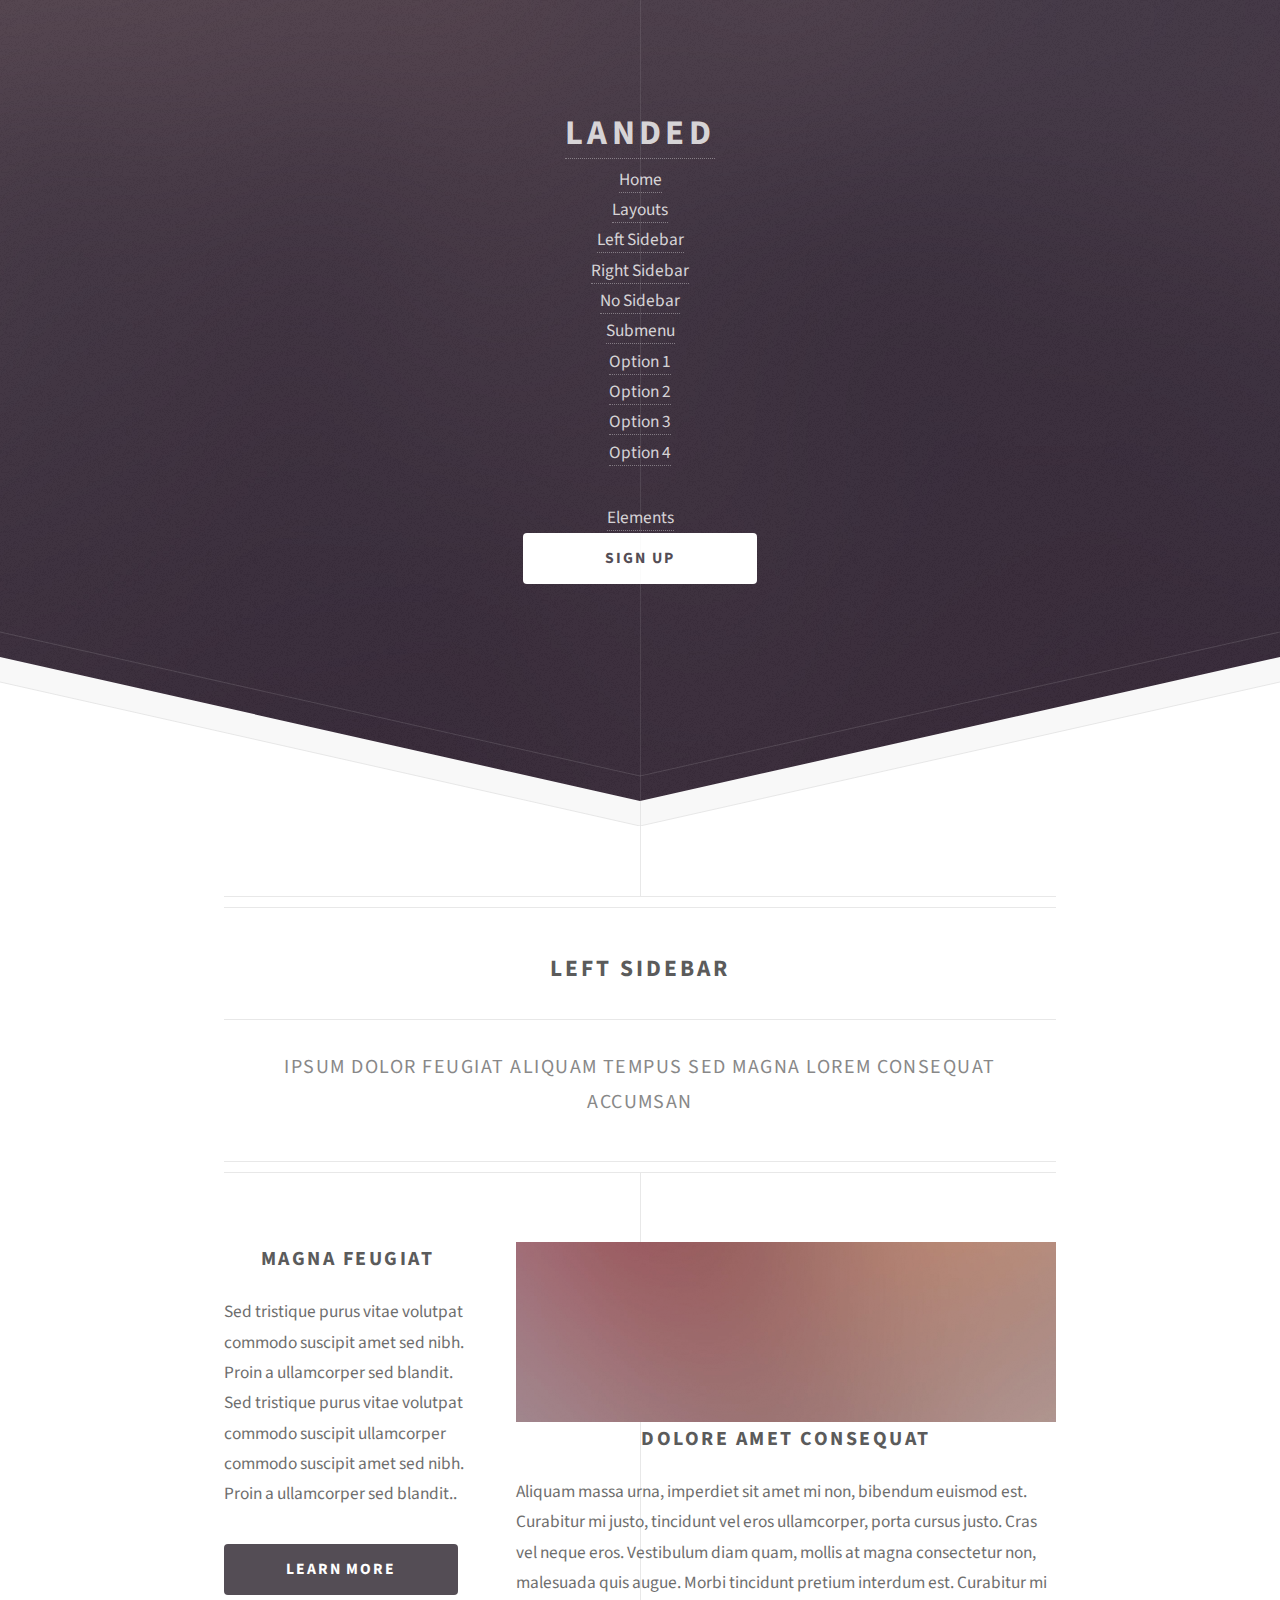
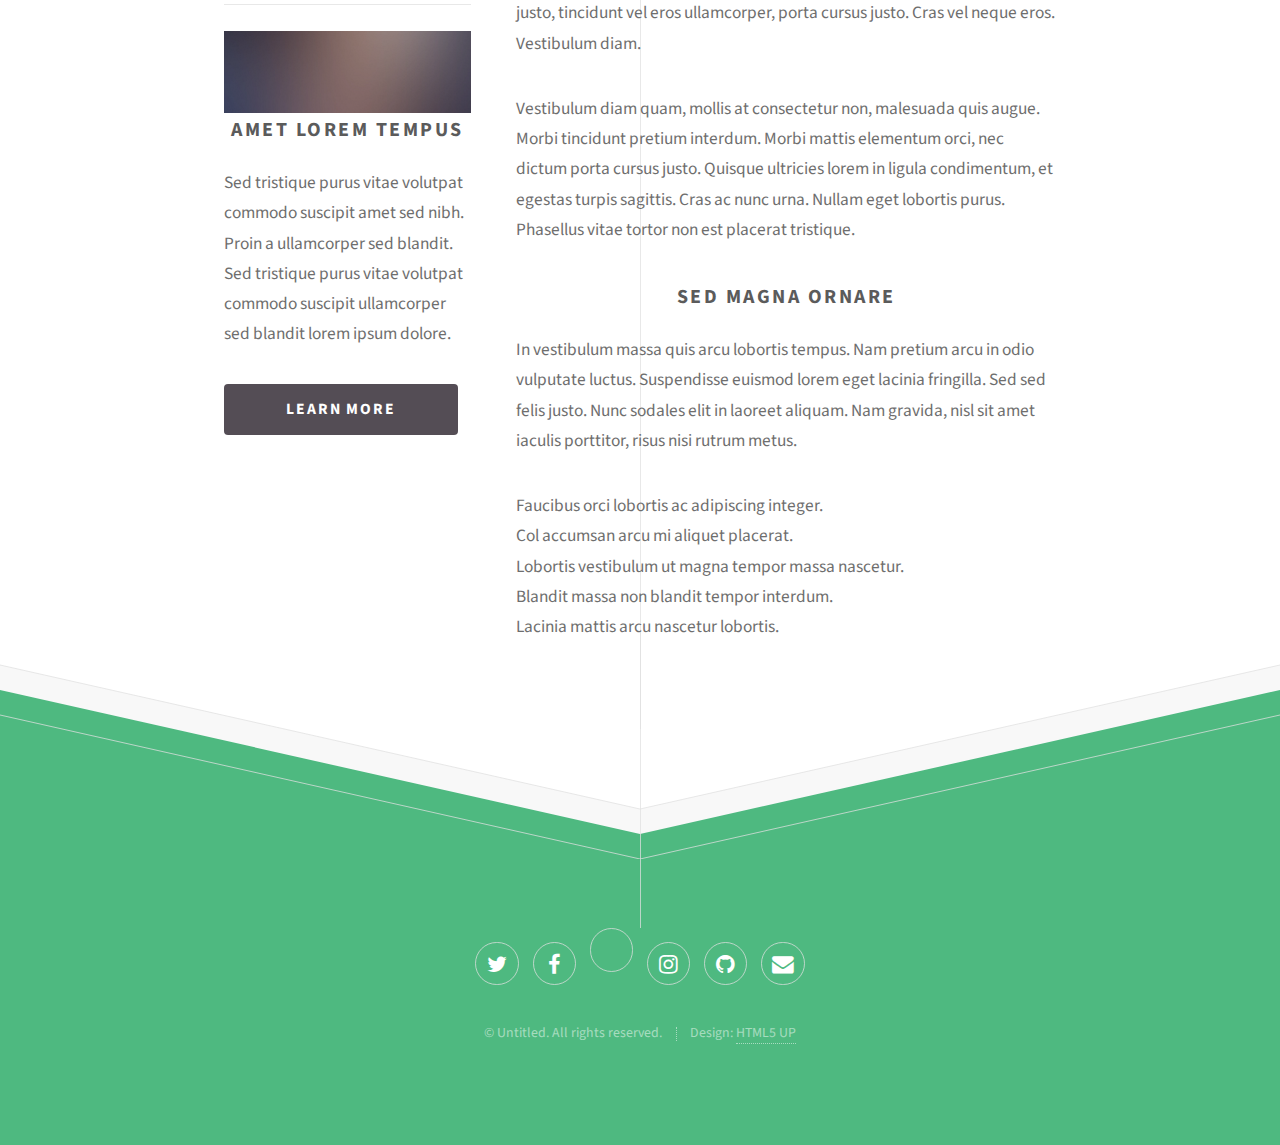
<file: left-sidebar.html>
<!DOCTYPE HTML>
<!--
	Landed by HTML5 UP
	html5up.net | @ajlkn
	Free for personal and commercial use under the CCA 3.0 license (html5up.net/license)
-->
<html>
	<head>
		<title>Left Sidebar - Landed by HTML5 UP</title>
		<meta charset="utf-8" />
		<meta name="viewport" content="width=device-width, initial-scale=1, user-scalable=no" />
		<link rel="stylesheet" href="assets/css/main.css" />
		<noscript><link rel="stylesheet" href="assets/css/noscript.css" /></noscript>
	</head>
	<body class="is-preload">
		<div id="page-wrapper">

			<!-- Header -->
				<header id="header">
					<h1 id="logo"><a href="index.html">Landed</a></h1>
					<nav id="nav">
						<ul>
							<li><a href="index.html">Home</a></li>
							<li>
								<a href="#">Layouts</a>
								<ul>
									<li><a href="left-sidebar.html">Left Sidebar</a></li>
									<li><a href="right-sidebar.html">Right Sidebar</a></li>
									<li><a href="no-sidebar.html">No Sidebar</a></li>
									<li>
										<a href="#">Submenu</a>
										<ul>
											<li><a href="#">Option 1</a></li>
											<li><a href="#">Option 2</a></li>
											<li><a href="#">Option 3</a></li>
											<li><a href="#">Option 4</a></li>
										</ul>
									</li>
								</ul>
							</li>
							<li><a href="elements.html">Elements</a></li>
							<li><a href="#" class="button primary">Sign Up</a></li>
						</ul>
					</nav>
				</header>

			<!-- Main -->
				<div id="main" class="wrapper style1">
					<div class="container">
						<header class="major">
							<h2>Left Sidebar</h2>
							<p>Ipsum dolor feugiat aliquam tempus sed magna lorem consequat accumsan</p>
						</header>
						<div class="row gtr-150">
							<div class="col-4 col-12-medium">

								<!-- Sidebar -->
									<section id="sidebar">
										<section>
											<h3>Magna Feugiat</h3>
											<p>Sed tristique purus vitae volutpat commodo suscipit amet sed nibh. Proin a ullamcorper sed blandit. Sed tristique purus vitae volutpat commodo suscipit ullamcorper commodo suscipit amet sed nibh. Proin a ullamcorper sed blandit..</p>
											<footer>
												<ul class="actions">
													<li><a href="#" class="button">Learn More</a></li>
												</ul>
											</footer>
										</section>
										<hr />
										<section>
											<a href="#" class="image fit"><img src="images/pic06.jpg" alt="" /></a>
											<h3>Amet Lorem Tempus</h3>
											<p>Sed tristique purus vitae volutpat commodo suscipit amet sed nibh. Proin a ullamcorper sed blandit. Sed tristique purus vitae volutpat commodo suscipit ullamcorper sed blandit lorem ipsum dolore.</p>
											<footer>
												<ul class="actions">
													<li><a href="#" class="button">Learn More</a></li>
												</ul>
											</footer>
										</section>
									</section>

							</div>
							<div class="col-8 col-12-medium imp-medium">

								<!-- Content -->
									<section id="content">
										<a href="#" class="image fit"><img src="images/pic05.jpg" alt="" /></a>
										<h3>Dolore Amet Consequat</h3>
										<p>Aliquam massa urna, imperdiet sit amet mi non, bibendum euismod est. Curabitur mi justo, tincidunt vel eros ullamcorper, porta cursus justo. Cras vel neque eros. Vestibulum diam quam, mollis at magna consectetur non, malesuada quis augue. Morbi tincidunt pretium interdum est. Curabitur mi justo, tincidunt vel eros ullamcorper, porta cursus justo. Cras vel neque eros. Vestibulum diam.</p>
										<p>Vestibulum diam quam, mollis at consectetur non, malesuada quis augue. Morbi tincidunt pretium interdum. Morbi mattis elementum orci, nec dictum porta cursus justo. Quisque ultricies lorem in ligula condimentum, et egestas turpis sagittis. Cras ac nunc urna. Nullam eget lobortis purus. Phasellus vitae tortor non est placerat tristique.</p>
										<h3>Sed Magna Ornare</h3>
										<p>In vestibulum massa quis arcu lobortis tempus. Nam pretium arcu in odio vulputate luctus. Suspendisse euismod lorem eget lacinia fringilla. Sed sed felis justo. Nunc sodales elit in laoreet aliquam. Nam gravida, nisl sit amet iaculis porttitor, risus nisi rutrum metus.</p>
										<ul>
											<li>Faucibus orci lobortis ac adipiscing integer.</li>
											<li>Col accumsan arcu mi aliquet placerat.</li>
											<li>Lobortis vestibulum ut magna tempor massa nascetur.</li>
											<li>Blandit massa non blandit tempor interdum.</li>
											<li>Lacinia mattis arcu nascetur lobortis.</li>
										</ul>
									</section>

							</div>
						</div>
					</div>
				</div>

			<!-- Footer -->
				<footer id="footer">
					<ul class="icons">
						<li><a href="#" class="icon brands alt fa-twitter"><span class="label">Twitter</span></a></li>
						<li><a href="#" class="icon brands alt fa-facebook-f"><span class="label">Facebook</span></a></li>
						<li><a href="#" class="icon brands alt fa-linkedin-in"><span class="label">LinkedIn</span></a></li>
						<li><a href="#" class="icon brands alt fa-instagram"><span class="label">Instagram</span></a></li>
						<li><a href="#" class="icon brands alt fa-github"><span class="label">GitHub</span></a></li>
						<li><a href="#" class="icon solid alt fa-envelope"><span class="label">Email</span></a></li>
					</ul>
					<ul class="copyright">
						<li>&copy; Untitled. All rights reserved.</li><li>Design: <a href="http://html5up.net">HTML5 UP</a></li>
					</ul>
				</footer>

		</div>

		<!-- Scripts -->
			<script src="assets/js/jquery.min.js"></script>
			<script src="assets/js/jquery.scrolly.min.js"></script>
			<script src="assets/js/jquery.dropotron.min.js"></script>
			<script src="assets/js/jquery.scrollex.min.js"></script>
			<script src="assets/js/browser.min.js"></script>
			<script src="assets/js/breakpoints.min.js"></script>
			<script src="assets/js/util.js"></script>
			<script src="assets/js/main.js"></script>

	</body>
</html>
</file>
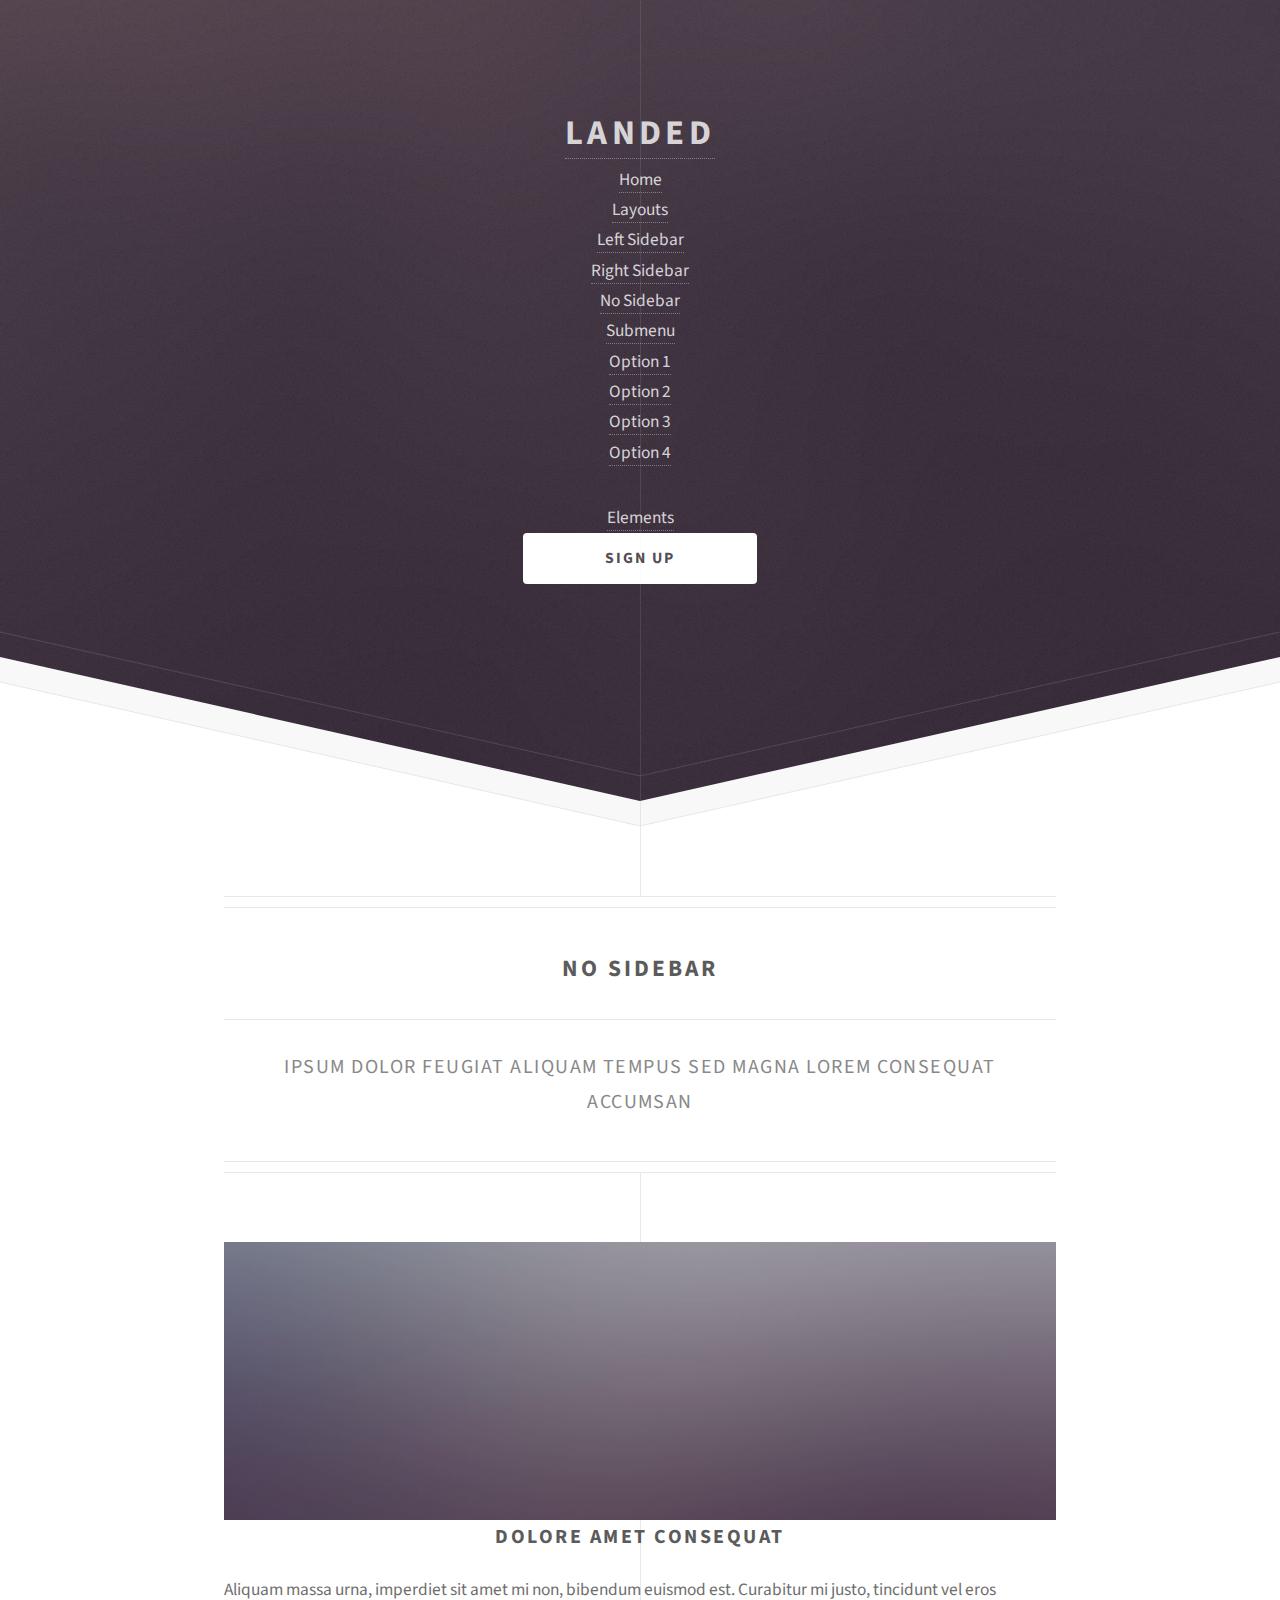
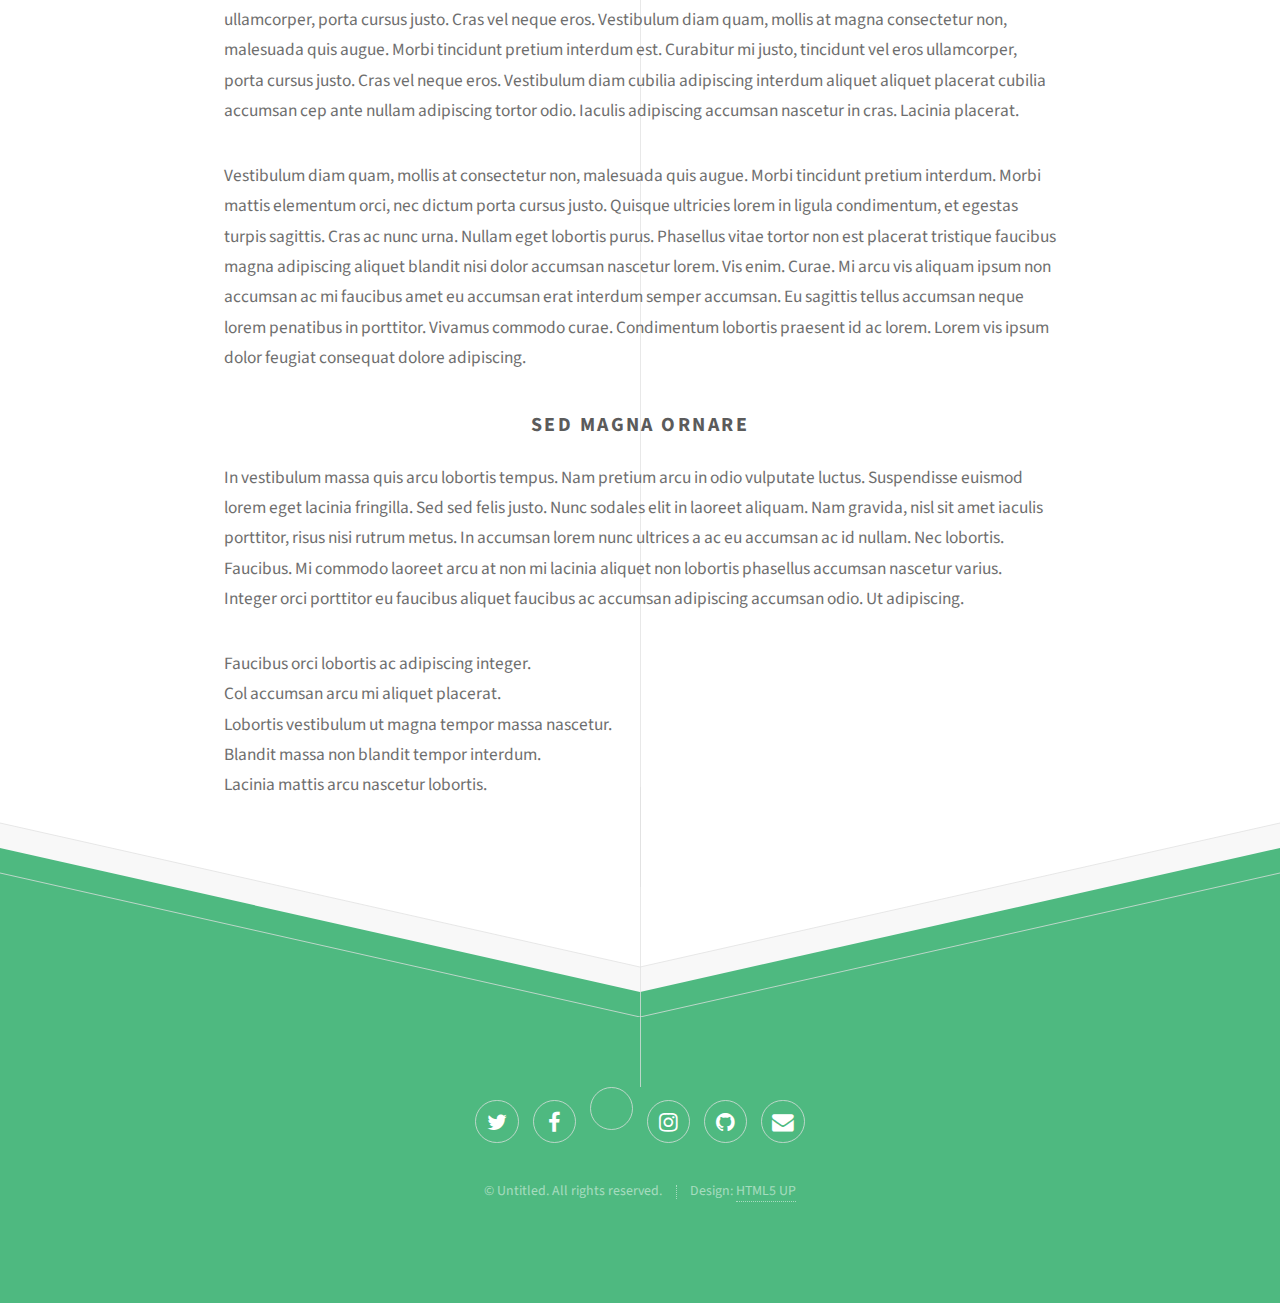
<file: no-sidebar.html>
<!DOCTYPE HTML>
<!--
	Landed by HTML5 UP
	html5up.net | @ajlkn
	Free for personal and commercial use under the CCA 3.0 license (html5up.net/license)
-->
<html>
	<head>
		<title>No Sidebar - Landed by HTML5 UP</title>
		<meta charset="utf-8" />
		<meta name="viewport" content="width=device-width, initial-scale=1, user-scalable=no" />
		<link rel="stylesheet" href="assets/css/main.css" />
		<noscript><link rel="stylesheet" href="assets/css/noscript.css" /></noscript>
	</head>
	<body class="is-preload">
		<div id="page-wrapper">

			<!-- Header -->
				<header id="header">
					<h1 id="logo"><a href="index.html">Landed</a></h1>
					<nav id="nav">
						<ul>
							<li><a href="index.html">Home</a></li>
							<li>
								<a href="#">Layouts</a>
								<ul>
									<li><a href="left-sidebar.html">Left Sidebar</a></li>
									<li><a href="right-sidebar.html">Right Sidebar</a></li>
									<li><a href="no-sidebar.html">No Sidebar</a></li>
									<li>
										<a href="#">Submenu</a>
										<ul>
											<li><a href="#">Option 1</a></li>
											<li><a href="#">Option 2</a></li>
											<li><a href="#">Option 3</a></li>
											<li><a href="#">Option 4</a></li>
										</ul>
									</li>
								</ul>
							</li>
							<li><a href="elements.html">Elements</a></li>
							<li><a href="#" class="button primary">Sign Up</a></li>
						</ul>
					</nav>
				</header>

			<!-- Main -->
				<div id="main" class="wrapper style1">
					<div class="container">
						<header class="major">
							<h2>No Sidebar</h2>
							<p>Ipsum dolor feugiat aliquam tempus sed magna lorem consequat accumsan</p>
						</header>

						<!-- Content -->
							<section id="content">
								<a href="#" class="image fit"><img src="images/pic07.jpg" alt="" /></a>
								<h3>Dolore Amet Consequat</h3>
								<p>Aliquam massa urna, imperdiet sit amet mi non, bibendum euismod est. Curabitur mi justo, tincidunt vel eros ullamcorper, porta cursus justo. Cras vel neque eros. Vestibulum diam quam, mollis at magna consectetur non, malesuada quis augue. Morbi tincidunt pretium interdum est. Curabitur mi justo, tincidunt vel eros ullamcorper, porta cursus justo. Cras vel neque eros. Vestibulum diam cubilia adipiscing interdum aliquet aliquet placerat cubilia accumsan cep ante nullam adipiscing tortor odio. Iaculis adipiscing accumsan nascetur in cras. Lacinia placerat.</p>
								<p>Vestibulum diam quam, mollis at consectetur non, malesuada quis augue. Morbi tincidunt pretium interdum. Morbi mattis elementum orci, nec dictum porta cursus justo. Quisque ultricies lorem in ligula condimentum, et egestas turpis sagittis. Cras ac nunc urna. Nullam eget lobortis purus. Phasellus vitae tortor non est placerat tristique faucibus magna adipiscing aliquet blandit nisi dolor accumsan nascetur lorem. Vis enim. Curae. Mi arcu vis aliquam ipsum non accumsan ac mi faucibus amet eu accumsan erat interdum semper accumsan. Eu sagittis tellus accumsan neque lorem penatibus in porttitor. Vivamus commodo curae. Condimentum lobortis praesent id ac lorem. Lorem vis ipsum dolor feugiat consequat dolore adipiscing.</p>
								<h3>Sed Magna Ornare</h3>
								<p>In vestibulum massa quis arcu lobortis tempus. Nam pretium arcu in odio vulputate luctus. Suspendisse euismod lorem eget lacinia fringilla. Sed sed felis justo. Nunc sodales elit in laoreet aliquam. Nam gravida, nisl sit amet iaculis porttitor, risus nisi rutrum metus. In accumsan lorem nunc ultrices a ac eu accumsan ac id nullam. Nec lobortis. Faucibus. Mi commodo laoreet arcu at non mi lacinia aliquet non lobortis phasellus accumsan nascetur varius. Integer orci porttitor eu faucibus aliquet faucibus ac accumsan adipiscing accumsan odio. Ut adipiscing.</p>
								<ul>
									<li>Faucibus orci lobortis ac adipiscing integer.</li>
									<li>Col accumsan arcu mi aliquet placerat.</li>
									<li>Lobortis vestibulum ut magna tempor massa nascetur.</li>
									<li>Blandit massa non blandit tempor interdum.</li>
									<li>Lacinia mattis arcu nascetur lobortis.</li>
								</ul>
							</section>

					</div>
				</div>

			<!-- Footer -->
				<footer id="footer">
					<ul class="icons">
						<li><a href="#" class="icon brands alt fa-twitter"><span class="label">Twitter</span></a></li>
						<li><a href="#" class="icon brands alt fa-facebook-f"><span class="label">Facebook</span></a></li>
						<li><a href="#" class="icon brands alt fa-linkedin-in"><span class="label">LinkedIn</span></a></li>
						<li><a href="#" class="icon brands alt fa-instagram"><span class="label">Instagram</span></a></li>
						<li><a href="#" class="icon brands alt fa-github"><span class="label">GitHub</span></a></li>
						<li><a href="#" class="icon solid alt fa-envelope"><span class="label">Email</span></a></li>
					</ul>
					<ul class="copyright">
						<li>&copy; Untitled. All rights reserved.</li><li>Design: <a href="http://html5up.net">HTML5 UP</a></li>
					</ul>
				</footer>

		</div>

		<!-- Scripts -->
			<script src="assets/js/jquery.min.js"></script>
			<script src="assets/js/jquery.scrolly.min.js"></script>
			<script src="assets/js/jquery.dropotron.min.js"></script>
			<script src="assets/js/jquery.scrollex.min.js"></script>
			<script src="assets/js/browser.min.js"></script>
			<script src="assets/js/breakpoints.min.js"></script>
			<script src="assets/js/util.js"></script>
			<script src="assets/js/main.js"></script>

	</body>
</html>
</file>
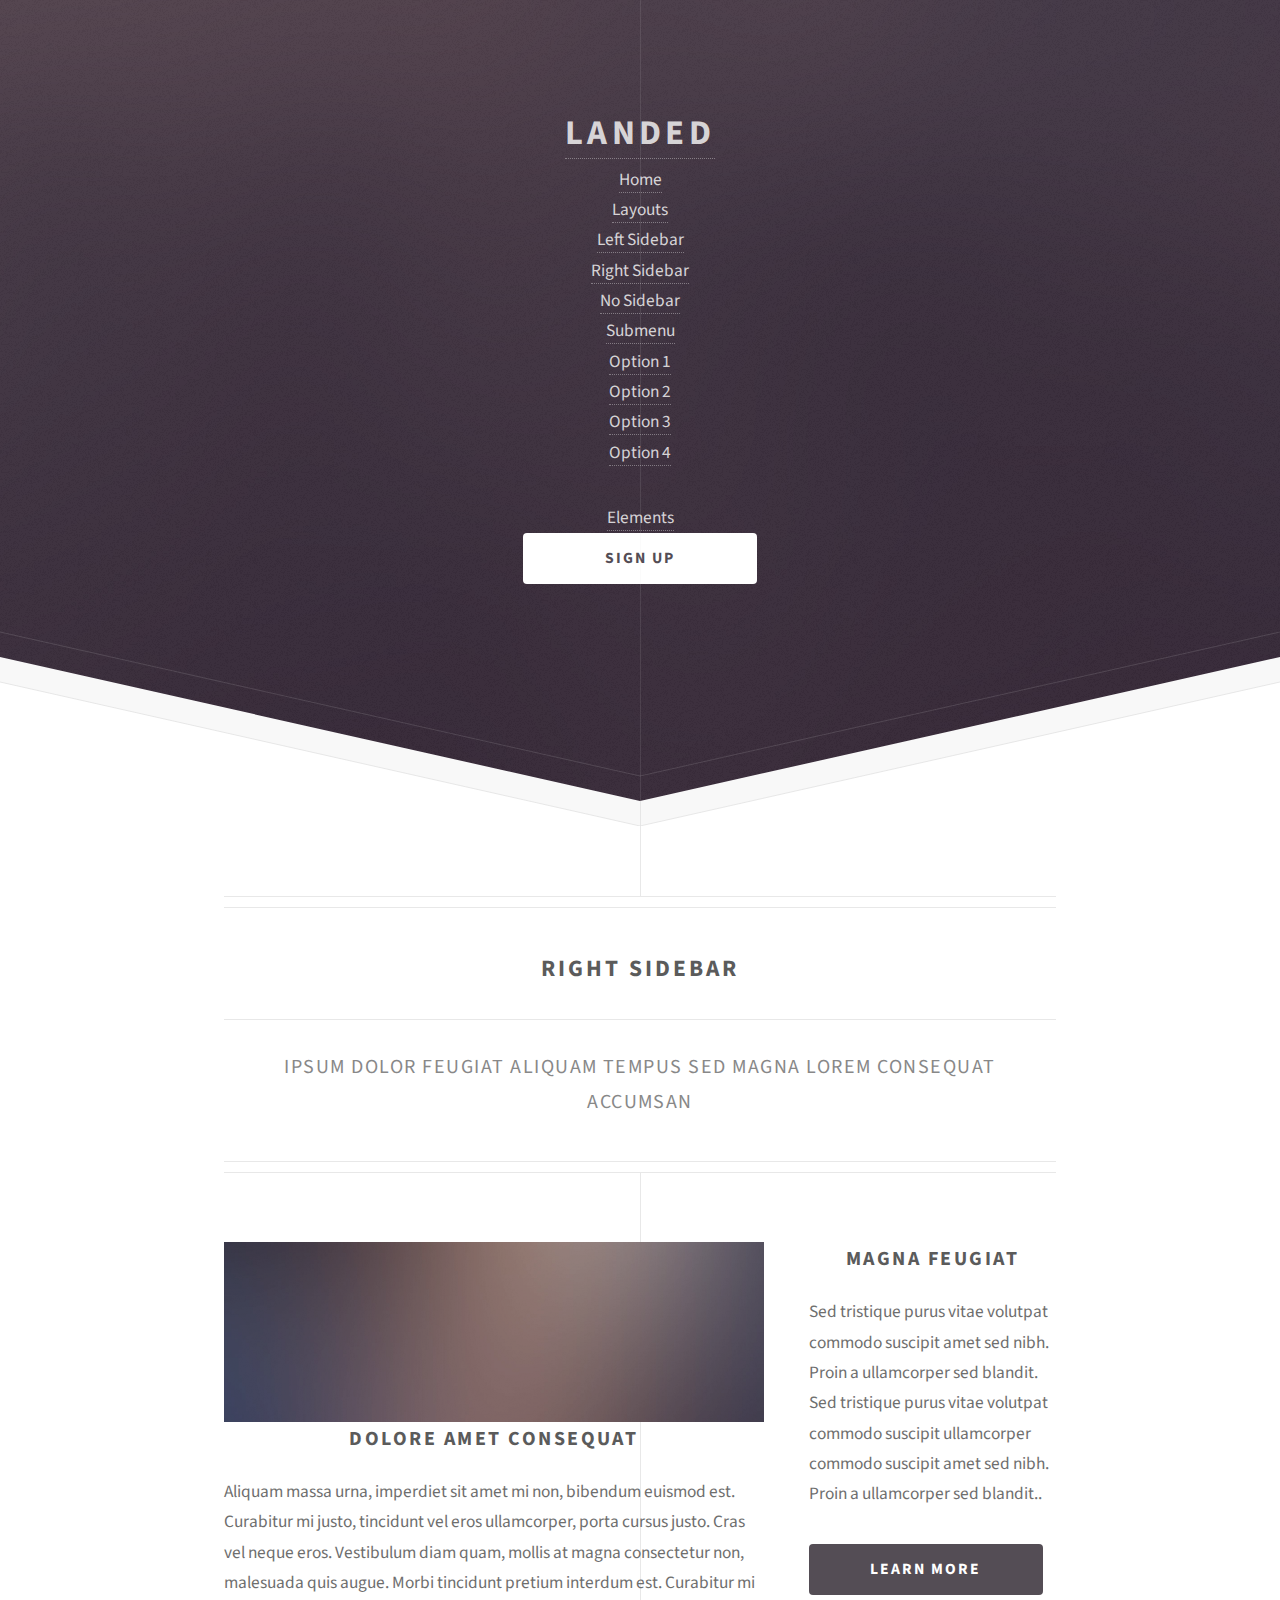
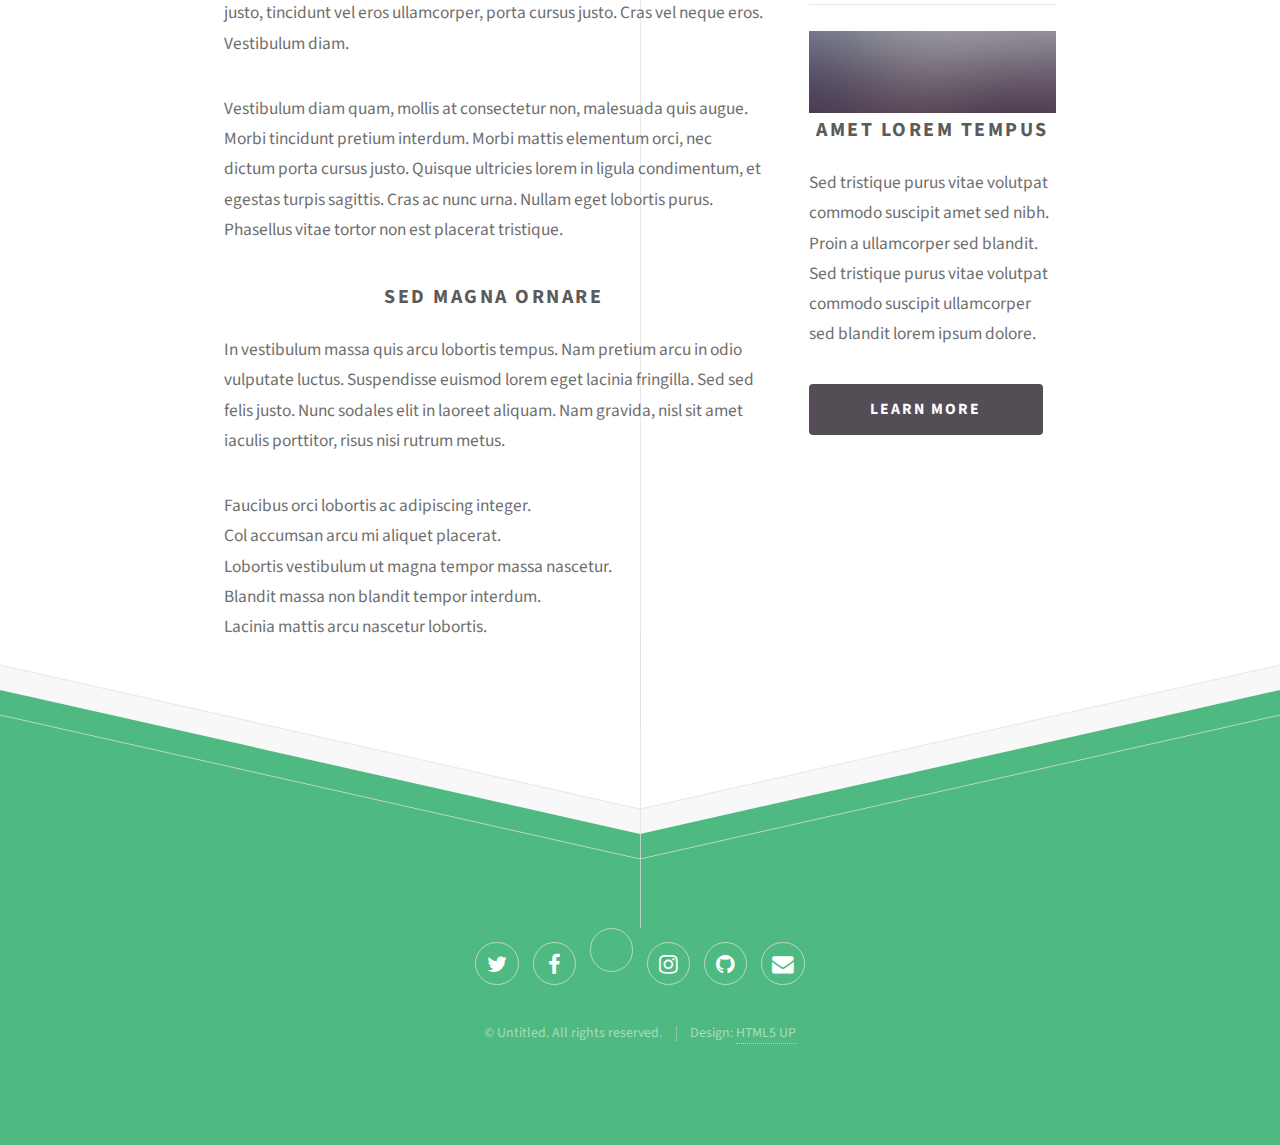
<file: right-sidebar.html>
<!DOCTYPE HTML>
<!--
	Landed by HTML5 UP
	html5up.net | @ajlkn
	Free for personal and commercial use under the CCA 3.0 license (html5up.net/license)
-->
<html>
	<head>
		<title>Right Sidebar - Landed by HTML5 UP</title>
		<meta charset="utf-8" />
		<meta name="viewport" content="width=device-width, initial-scale=1, user-scalable=no" />
		<link rel="stylesheet" href="assets/css/main.css" />
		<noscript><link rel="stylesheet" href="assets/css/noscript.css" /></noscript>
	</head>
	<body class="is-preload">
		<div id="page-wrapper">

			<!-- Header -->
				<header id="header">
					<h1 id="logo"><a href="index.html">Landed</a></h1>
					<nav id="nav">
						<ul>
							<li><a href="index.html">Home</a></li>
							<li>
								<a href="#">Layouts</a>
								<ul>
									<li><a href="left-sidebar.html">Left Sidebar</a></li>
									<li><a href="right-sidebar.html">Right Sidebar</a></li>
									<li><a href="no-sidebar.html">No Sidebar</a></li>
									<li>
										<a href="#">Submenu</a>
										<ul>
											<li><a href="#">Option 1</a></li>
											<li><a href="#">Option 2</a></li>
											<li><a href="#">Option 3</a></li>
											<li><a href="#">Option 4</a></li>
										</ul>
									</li>
								</ul>
							</li>
							<li><a href="elements.html">Elements</a></li>
							<li><a href="#" class="button primary">Sign Up</a></li>
						</ul>
					</nav>
				</header>

			<!-- Main -->
				<div id="main" class="wrapper style1">
					<div class="container">
						<header class="major">
							<h2>Right Sidebar</h2>
							<p>Ipsum dolor feugiat aliquam tempus sed magna lorem consequat accumsan</p>
						</header>
						<div class="row gtr-150">
							<div class="col-8 col-12-medium">

								<!-- Content -->
									<section id="content">
										<a href="#" class="image fit"><img src="images/pic06.jpg" alt="" /></a>
										<h3>Dolore Amet Consequat</h3>
										<p>Aliquam massa urna, imperdiet sit amet mi non, bibendum euismod est. Curabitur mi justo, tincidunt vel eros ullamcorper, porta cursus justo. Cras vel neque eros. Vestibulum diam quam, mollis at magna consectetur non, malesuada quis augue. Morbi tincidunt pretium interdum est. Curabitur mi justo, tincidunt vel eros ullamcorper, porta cursus justo. Cras vel neque eros. Vestibulum diam.</p>
										<p>Vestibulum diam quam, mollis at consectetur non, malesuada quis augue. Morbi tincidunt pretium interdum. Morbi mattis elementum orci, nec dictum porta cursus justo. Quisque ultricies lorem in ligula condimentum, et egestas turpis sagittis. Cras ac nunc urna. Nullam eget lobortis purus. Phasellus vitae tortor non est placerat tristique.</p>
										<h3>Sed Magna Ornare</h3>
										<p>In vestibulum massa quis arcu lobortis tempus. Nam pretium arcu in odio vulputate luctus. Suspendisse euismod lorem eget lacinia fringilla. Sed sed felis justo. Nunc sodales elit in laoreet aliquam. Nam gravida, nisl sit amet iaculis porttitor, risus nisi rutrum metus.</p>
										<ul>
											<li>Faucibus orci lobortis ac adipiscing integer.</li>
											<li>Col accumsan arcu mi aliquet placerat.</li>
											<li>Lobortis vestibulum ut magna tempor massa nascetur.</li>
											<li>Blandit massa non blandit tempor interdum.</li>
											<li>Lacinia mattis arcu nascetur lobortis.</li>
										</ul>
									</section>

							</div>
							<div class="col-4 col-12-medium">

								<!-- Sidebar -->
									<section id="sidebar">
										<section>
											<h3>Magna Feugiat</h3>
											<p>Sed tristique purus vitae volutpat commodo suscipit amet sed nibh. Proin a ullamcorper sed blandit. Sed tristique purus vitae volutpat commodo suscipit ullamcorper commodo suscipit amet sed nibh. Proin a ullamcorper sed blandit..</p>
											<footer>
												<ul class="actions">
													<li><a href="#" class="button">Learn More</a></li>
												</ul>
											</footer>
										</section>
										<hr />
										<section>
											<a href="#" class="image fit"><img src="images/pic07.jpg" alt="" /></a>
											<h3>Amet Lorem Tempus</h3>
											<p>Sed tristique purus vitae volutpat commodo suscipit amet sed nibh. Proin a ullamcorper sed blandit. Sed tristique purus vitae volutpat commodo suscipit ullamcorper sed blandit lorem ipsum dolore.</p>
											<footer>
												<ul class="actions">
													<li><a href="#" class="button">Learn More</a></li>
												</ul>
											</footer>
										</section>
									</section>

							</div>
						</div>
					</div>
				</div>

			<!-- Footer -->
				<footer id="footer">
					<ul class="icons">
						<li><a href="#" class="icon brands alt fa-twitter"><span class="label">Twitter</span></a></li>
						<li><a href="#" class="icon brands alt fa-facebook-f"><span class="label">Facebook</span></a></li>
						<li><a href="#" class="icon brands alt fa-linkedin-in"><span class="label">LinkedIn</span></a></li>
						<li><a href="#" class="icon brands alt fa-instagram"><span class="label">Instagram</span></a></li>
						<li><a href="#" class="icon brands alt fa-github"><span class="label">GitHub</span></a></li>
						<li><a href="#" class="icon solid alt fa-envelope"><span class="label">Email</span></a></li>
					</ul>
					<ul class="copyright">
						<li>&copy; Untitled. All rights reserved.</li><li>Design: <a href="http://html5up.net">HTML5 UP</a></li>
					</ul>
				</footer>

		</div>

		<!-- Scripts -->
			<script src="assets/js/jquery.min.js"></script>
			<script src="assets/js/jquery.scrolly.min.js"></script>
			<script src="assets/js/jquery.dropotron.min.js"></script>
			<script src="assets/js/jquery.scrollex.min.js"></script>
			<script src="assets/js/browser.min.js"></script>
			<script src="assets/js/breakpoints.min.js"></script>
			<script src="assets/js/util.js"></script>
			<script src="assets/js/main.js"></script>

	</body>
</html>
</file>
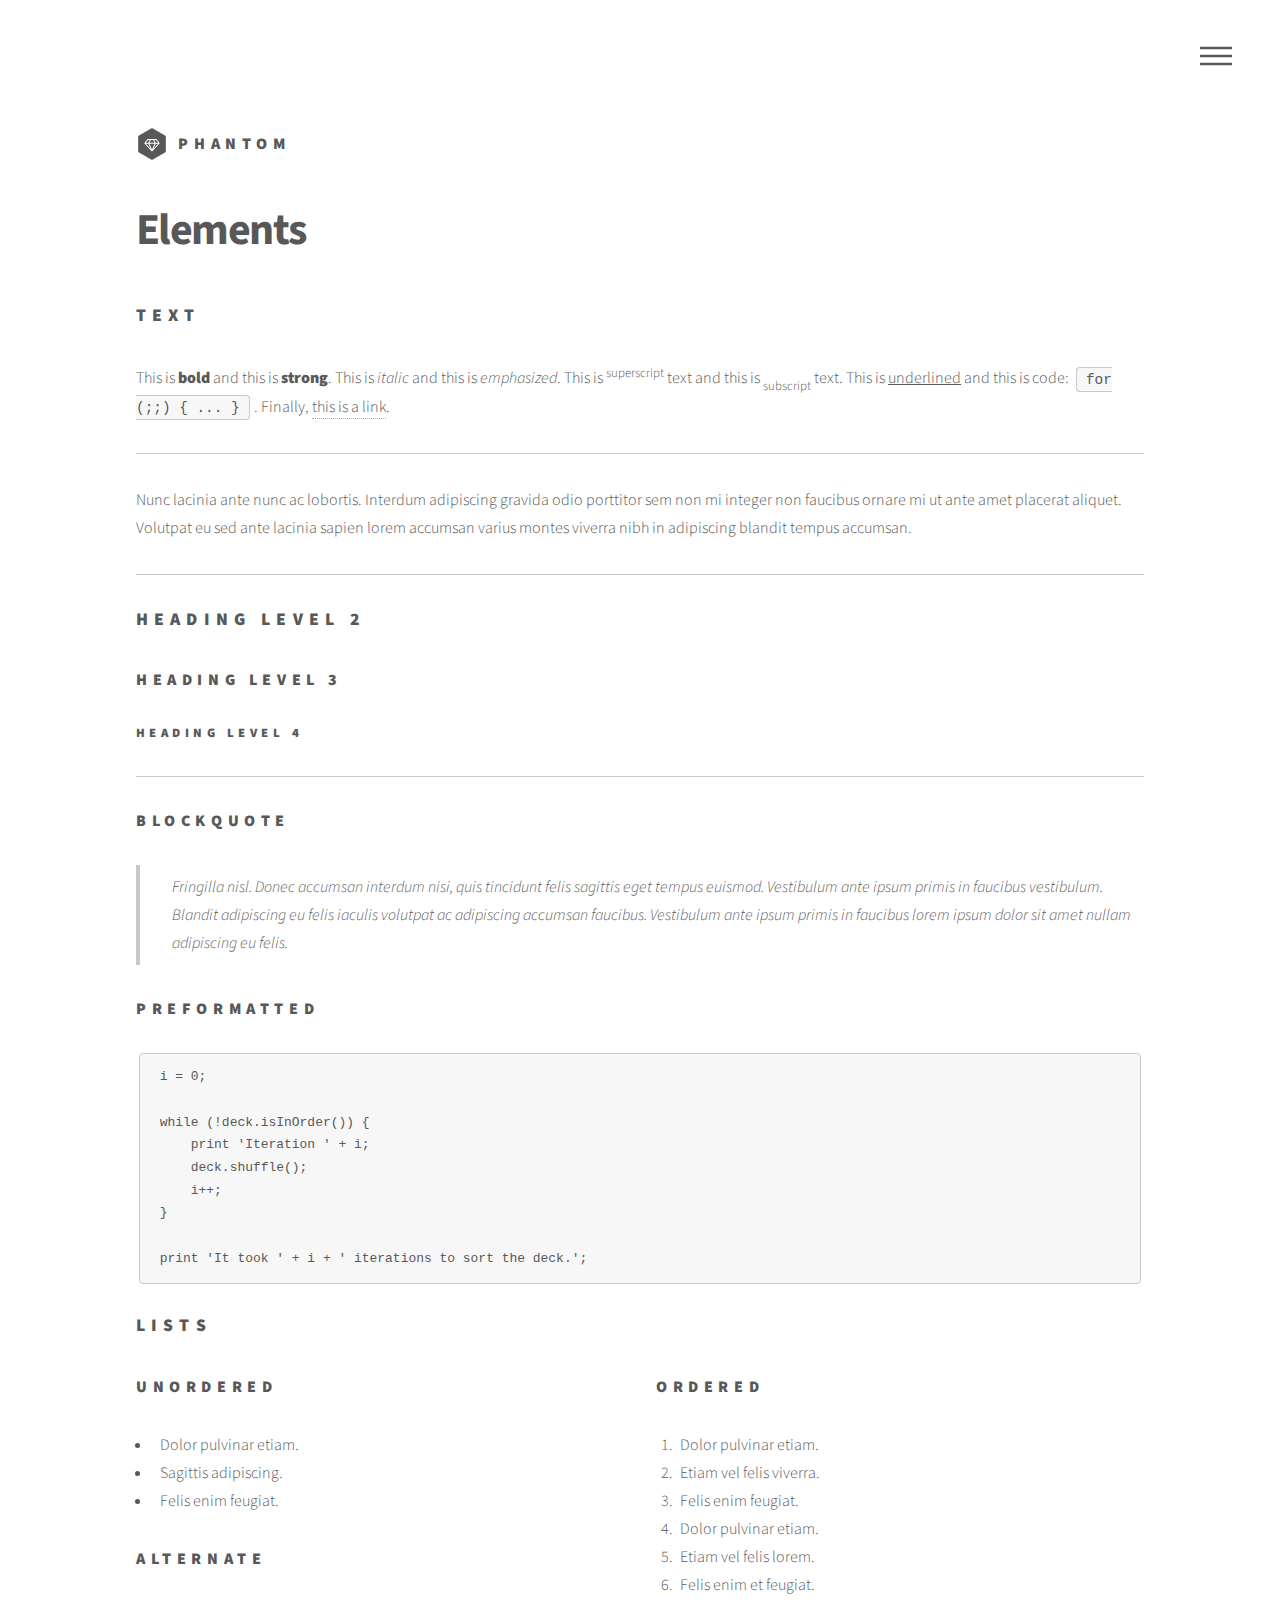
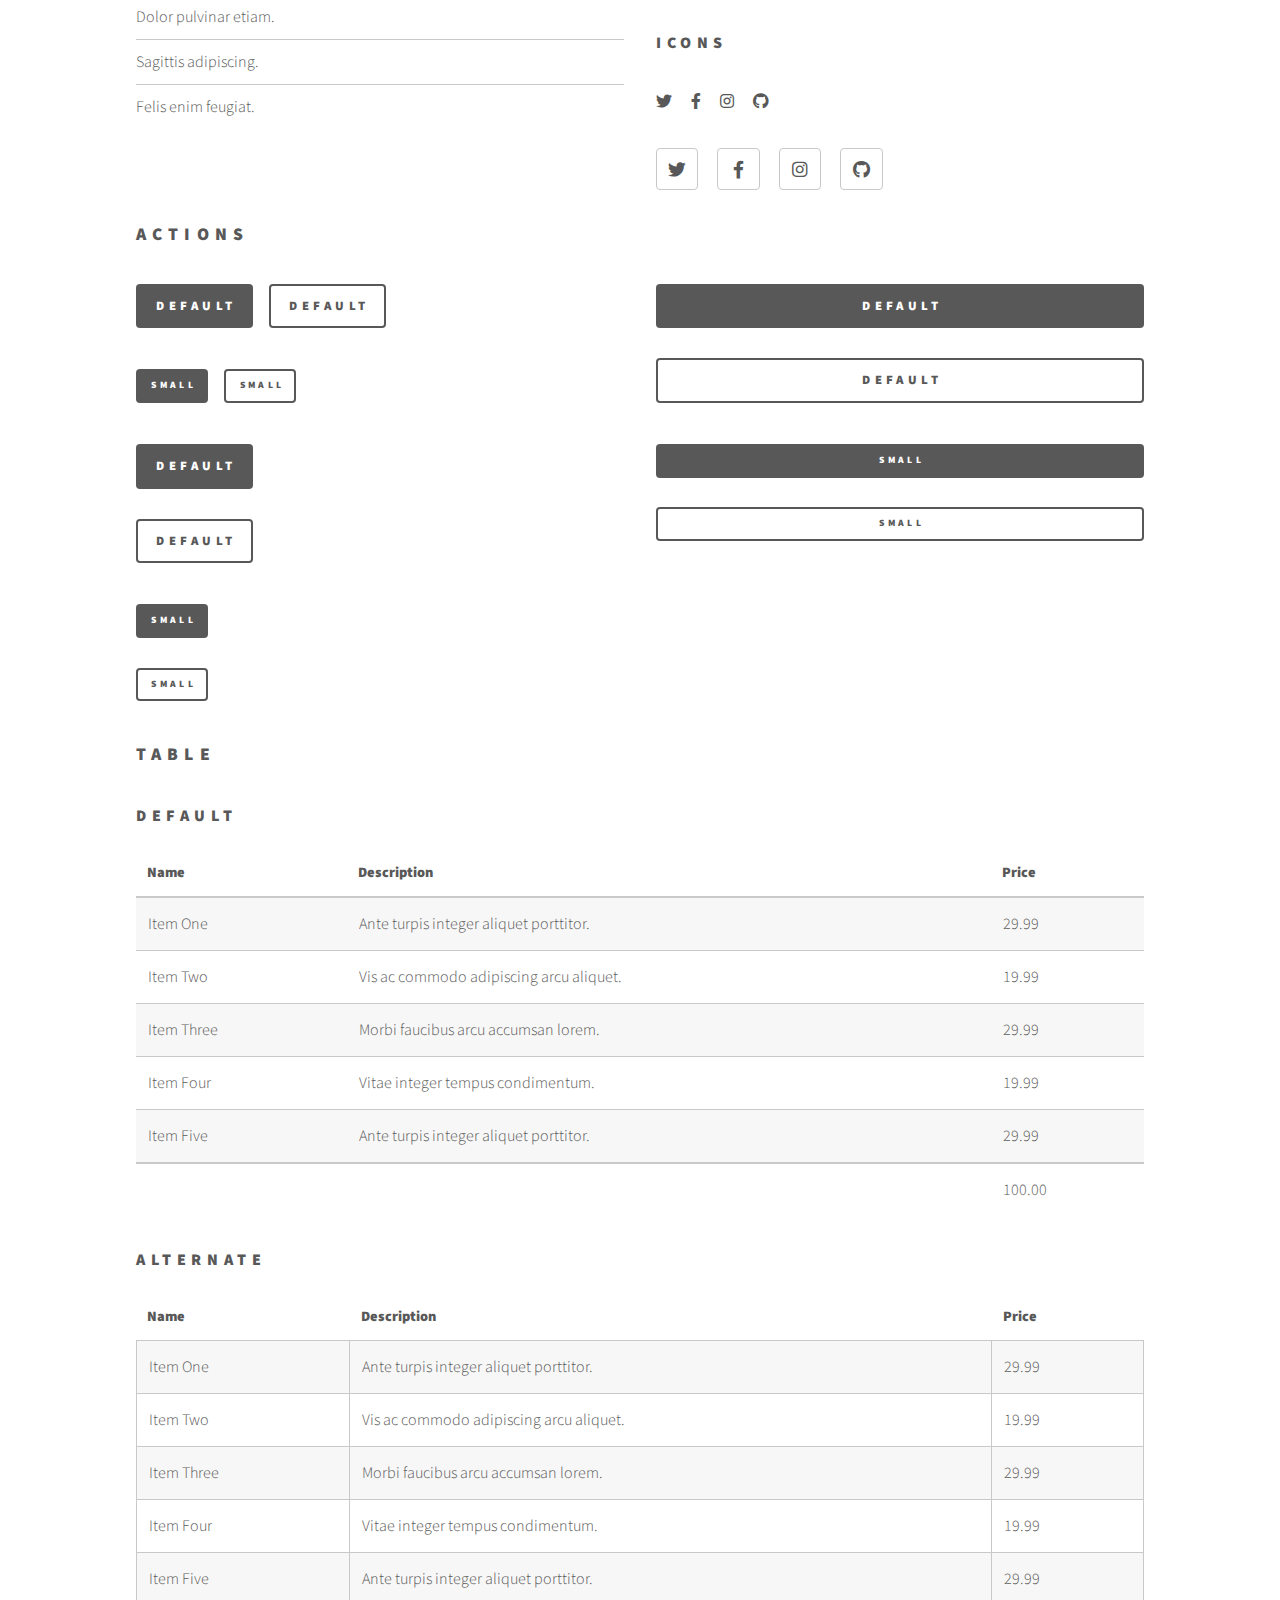
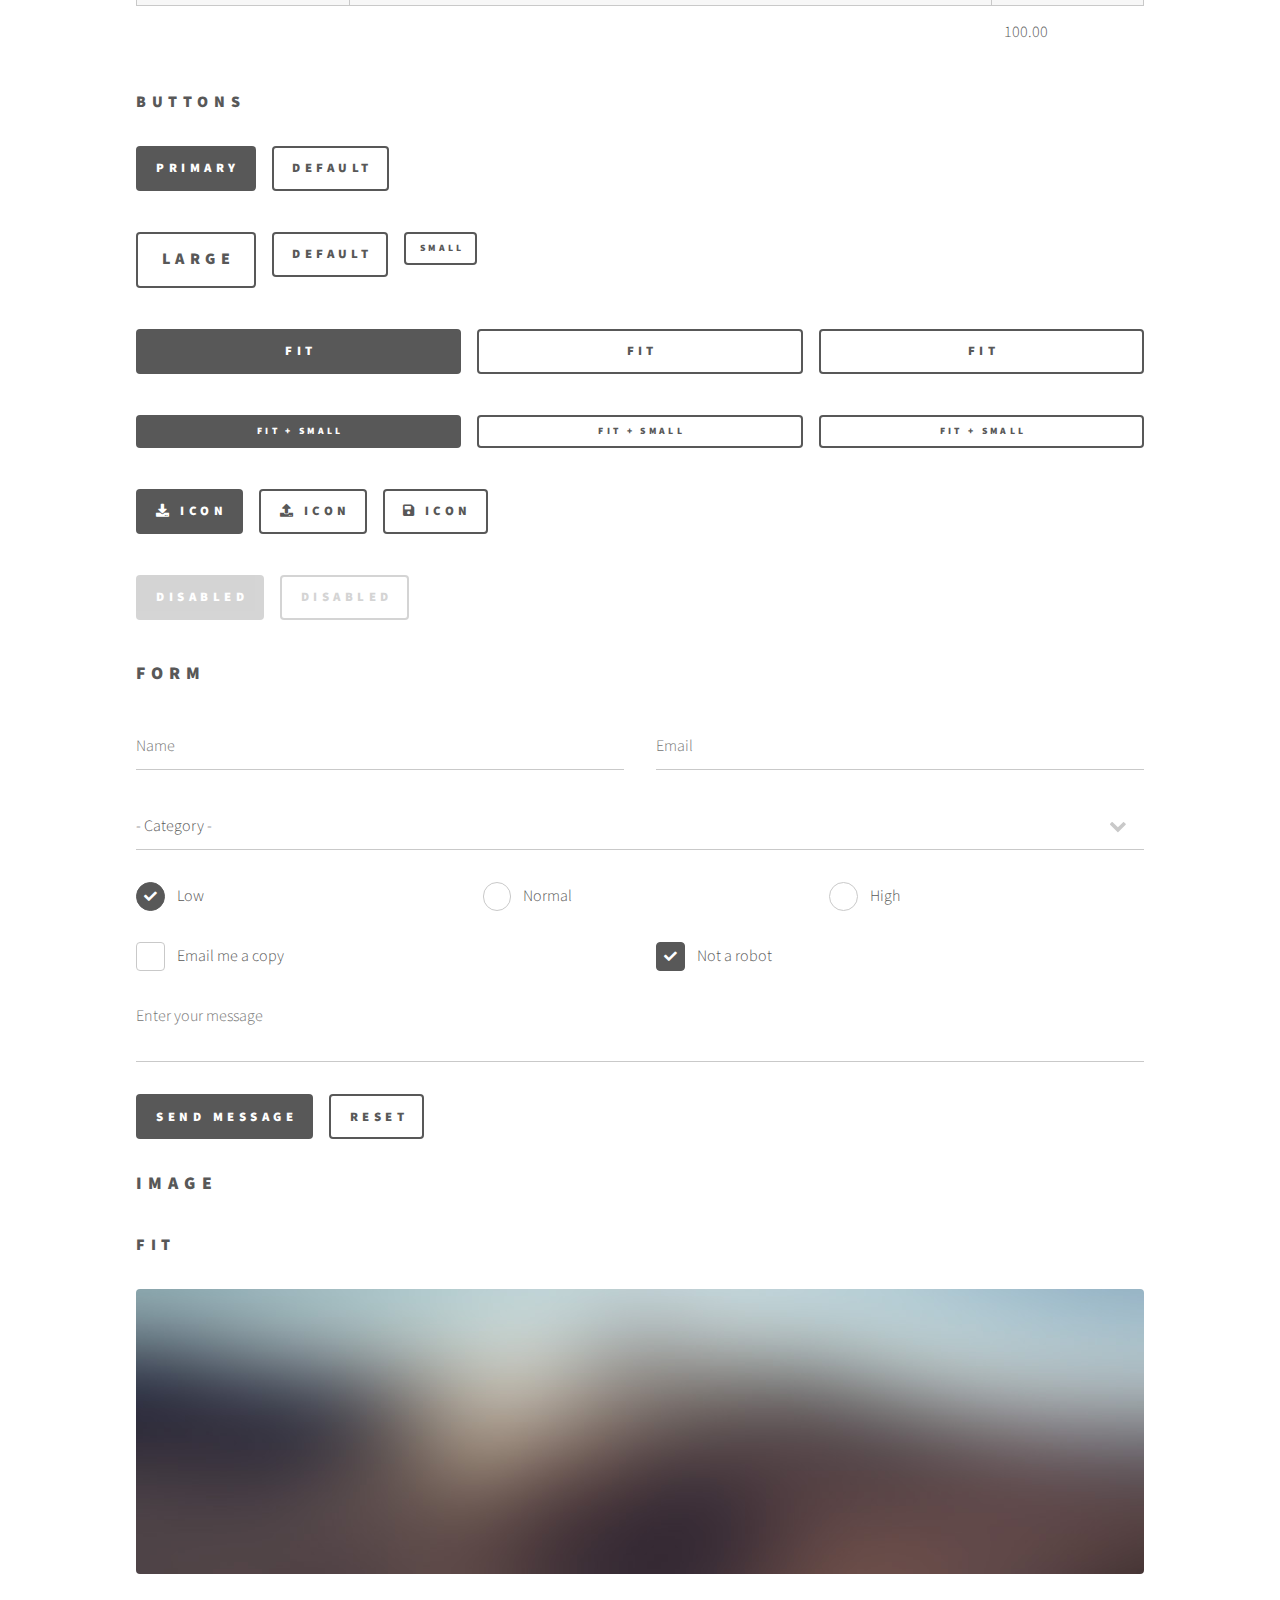
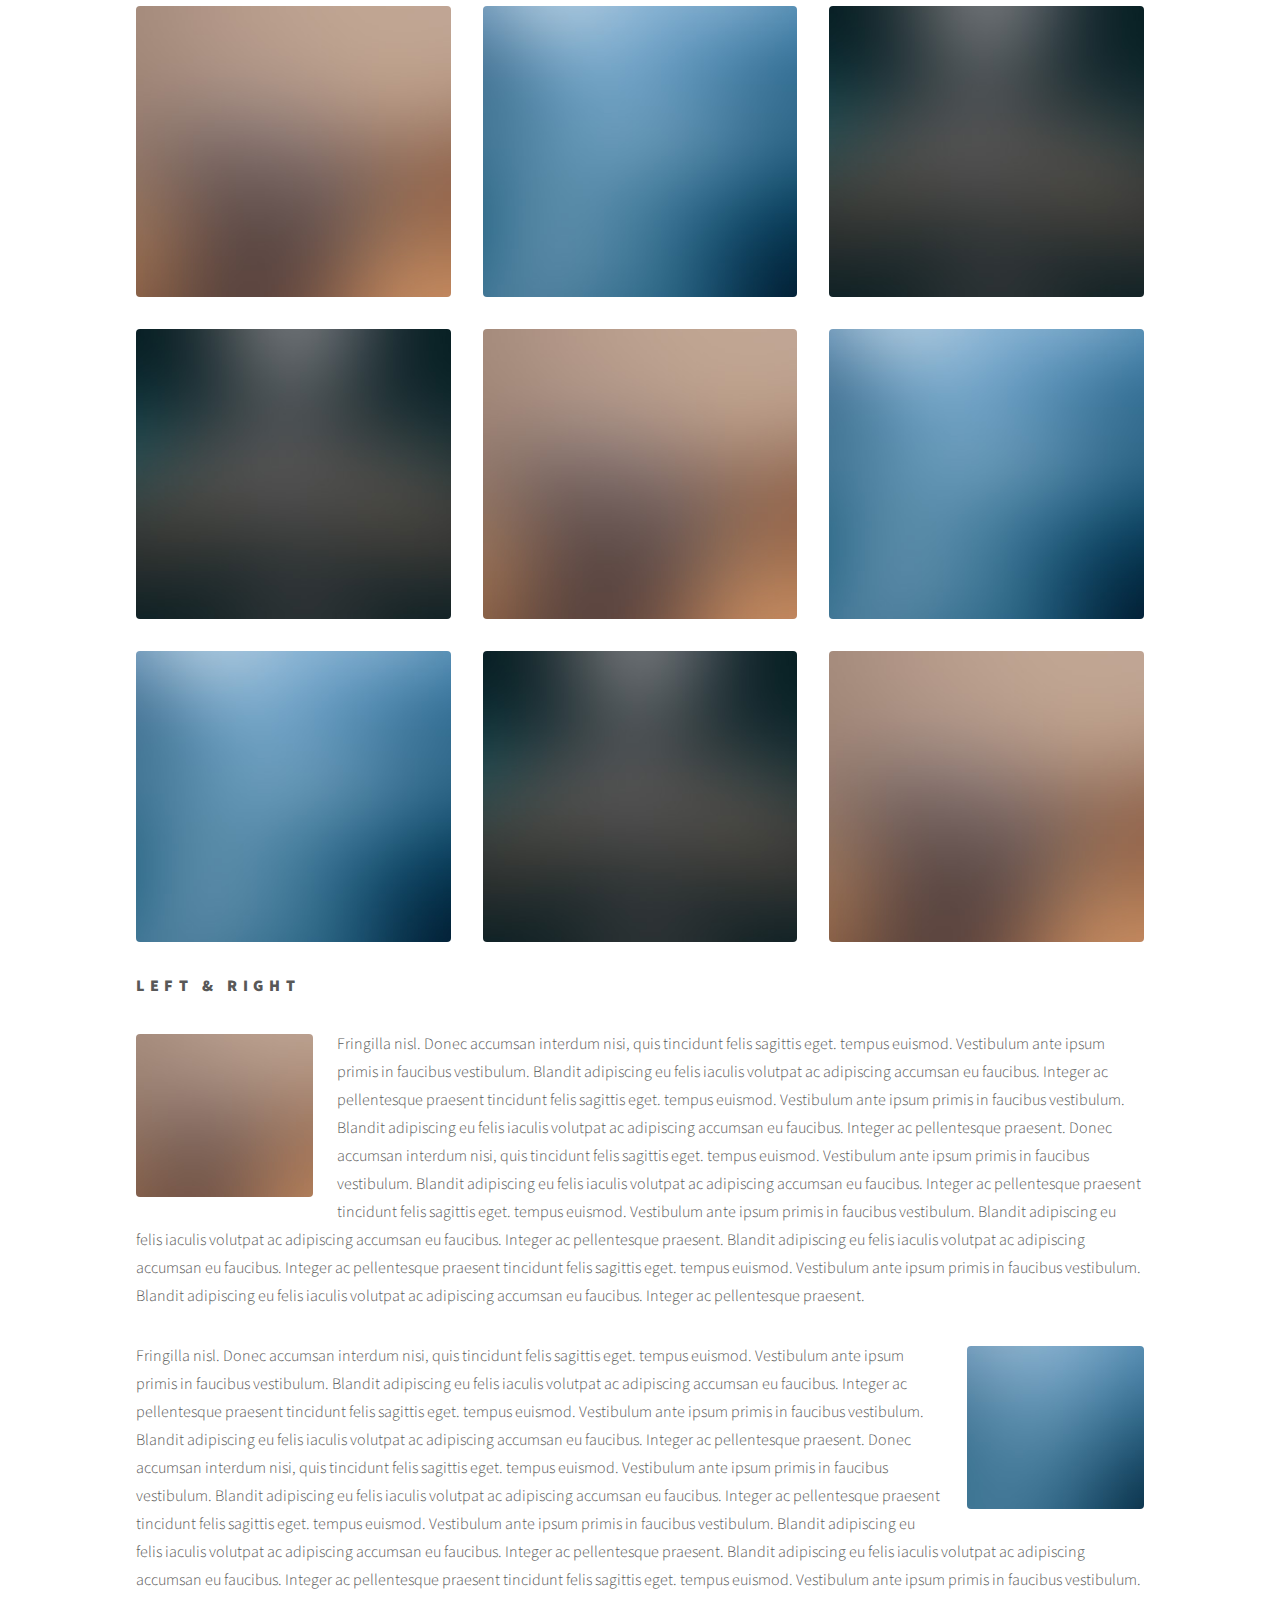
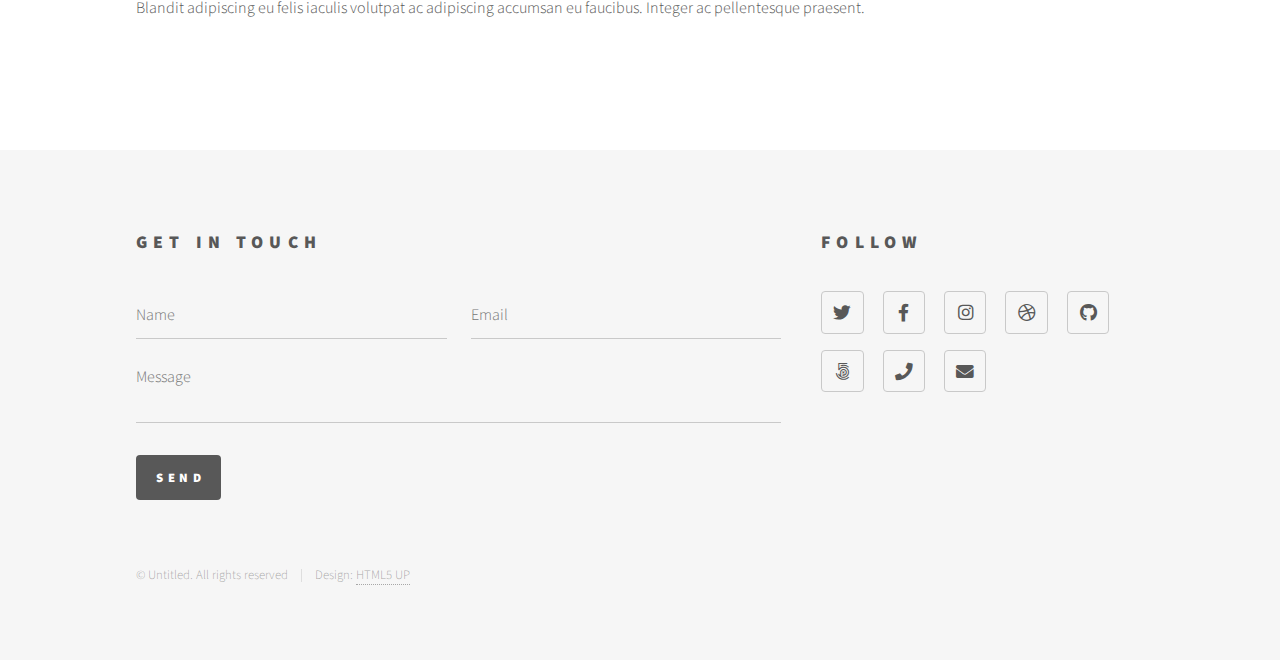
<file: phantom/elements.html>
<!DOCTYPE HTML>
<!--
	Phantom by HTML5 UP
	html5up.net | @ajlkn
	Free for personal and commercial use under the CCA 3.0 license (html5up.net/license)
-->
<html>
	<head>
		<title>Elements - Phantom by HTML5 UP</title>
		<meta charset="utf-8" />
		<meta name="viewport" content="width=device-width, initial-scale=1, user-scalable=no" />
		<link rel="stylesheet" href="assets/css/main.css" />
		<noscript><link rel="stylesheet" href="assets/css/noscript.css" /></noscript>
	</head>
	<body class="is-preload">
		<!-- Wrapper -->
			<div id="wrapper">

				<!-- Header -->
					<header id="header">
						<div class="inner">

							<!-- Logo -->
								<a href="index.html" class="logo">
									<span class="symbol"><img src="images/logo.svg" alt="" /></span><span class="title">Phantom</span>
								</a>

							<!-- Nav -->
								<nav>
									<ul>
										<li><a href="#menu">Menu</a></li>
									</ul>
								</nav>

						</div>
					</header>

				<!-- Menu -->
					<nav id="menu">
						<h2>Menu</h2>
						<ul>
							<li><a href="index.html">Home</a></li>
							<li><a href="generic.html">Ipsum veroeros</a></li>
							<li><a href="generic.html">Tempus etiam</a></li>
							<li><a href="generic.html">Consequat dolor</a></li>
							<li><a href="elements.html">Elements</a></li>
						</ul>
					</nav>

				<!-- Main -->
					<div id="main">
						<div class="inner">
							<h1>Elements</h1>

							<!-- Text -->
								<section>
									<h2>Text</h2>
									<p>This is <b>bold</b> and this is <strong>strong</strong>. This is <i>italic</i> and this is <em>emphasized</em>.
									This is <sup>superscript</sup> text and this is <sub>subscript</sub> text.
									This is <u>underlined</u> and this is code: <code>for (;;) { ... }</code>. Finally, <a href="#">this is a link</a>.</p>
									<hr />
									<p>Nunc lacinia ante nunc ac lobortis. Interdum adipiscing gravida odio porttitor sem non mi integer non faucibus ornare mi ut ante amet placerat aliquet. Volutpat eu sed ante lacinia sapien lorem accumsan varius montes viverra nibh in adipiscing blandit tempus accumsan.</p>
									<hr />
									<h2>Heading Level 2</h2>
									<h3>Heading Level 3</h3>
									<h4>Heading Level 4</h4>
									<hr />
									<h3>Blockquote</h3>
									<blockquote>Fringilla nisl. Donec accumsan interdum nisi, quis tincidunt felis sagittis eget tempus euismod. Vestibulum ante ipsum primis in faucibus vestibulum. Blandit adipiscing eu felis iaculis volutpat ac adipiscing accumsan faucibus. Vestibulum ante ipsum primis in faucibus lorem ipsum dolor sit amet nullam adipiscing eu felis.</blockquote>
									<h3>Preformatted</h3>
									<pre><code>i = 0;

while (!deck.isInOrder()) {
    print 'Iteration ' + i;
    deck.shuffle();
    i++;
}

print 'It took ' + i + ' iterations to sort the deck.';</code></pre>
								</section>

							<!-- Lists -->
								<section>
									<h2>Lists</h2>
									<div class="row">
										<div class="col-6 col-12-medium">
											<h3>Unordered</h3>
											<ul>
												<li>Dolor pulvinar etiam.</li>
												<li>Sagittis adipiscing.</li>
												<li>Felis enim feugiat.</li>
											</ul>
											<h3>Alternate</h3>
											<ul class="alt">
												<li>Dolor pulvinar etiam.</li>
												<li>Sagittis adipiscing.</li>
												<li>Felis enim feugiat.</li>
											</ul>
										</div>
										<div class="col-6 col-12-medium">
											<h3>Ordered</h3>
											<ol>
												<li>Dolor pulvinar etiam.</li>
												<li>Etiam vel felis viverra.</li>
												<li>Felis enim feugiat.</li>
												<li>Dolor pulvinar etiam.</li>
												<li>Etiam vel felis lorem.</li>
												<li>Felis enim et feugiat.</li>
											</ol>
											<h3>Icons</h3>
											<ul class="icons">
												<li><a href="#" class="icon brands style1 fa-twitter"><span class="label">Twitter</span></a></li>
												<li><a href="#" class="icon brands style1 fa-facebook-f"><span class="label">Facebook</span></a></li>
												<li><a href="#" class="icon brands style1 fa-instagram"><span class="label">Instagram</span></a></li>
												<li><a href="#" class="icon brands style1 fa-github"><span class="label">Github</span></a></li>
											</ul>
											<ul class="icons">
												<li><a href="#" class="icon brands style2 fa-twitter"><span class="label">Twitter</span></a></li>
												<li><a href="#" class="icon brands style2 fa-facebook-f"><span class="label">Facebook</span></a></li>
												<li><a href="#" class="icon brands style2 fa-instagram"><span class="label">Instagram</span></a></li>
												<li><a href="#" class="icon brands style2 fa-github"><span class="label">Github</span></a></li>
											</ul>
										</div>
									</div>
									<h2>Actions</h2>
									<div class="row">
										<div class="col-6 col-12-medium">
											<ul class="actions">
												<li><a href="#" class="button primary">Default</a></li>
												<li><a href="#" class="button">Default</a></li>
											</ul>
											<ul class="actions small">
												<li><a href="#" class="button primary small">Small</a></li>
												<li><a href="#" class="button small">Small</a></li>
											</ul>
											<ul class="actions stacked">
												<li><a href="#" class="button primary">Default</a></li>
												<li><a href="#" class="button">Default</a></li>
											</ul>
											<ul class="actions stacked">
												<li><a href="#" class="button primary small">Small</a></li>
												<li><a href="#" class="button small">Small</a></li>
											</ul>
										</div>
										<div class="col-6 col-12-medium">
											<ul class="actions stacked">
												<li><a href="#" class="button primary fit">Default</a></li>
												<li><a href="#" class="button fit">Default</a></li>
											</ul>
											<ul class="actions stacked">
												<li><a href="#" class="button primary small fit">Small</a></li>
												<li><a href="#" class="button small fit">Small</a></li>
											</ul>
										</div>
									</div>
								</section>

							<!-- Table -->
								<section>
									<h2>Table</h2>
									<h3>Default</h3>
									<div class="table-wrapper">
										<table>
											<thead>
												<tr>
													<th>Name</th>
													<th>Description</th>
													<th>Price</th>
												</tr>
											</thead>
											<tbody>
												<tr>
													<td>Item One</td>
													<td>Ante turpis integer aliquet porttitor.</td>
													<td>29.99</td>
												</tr>
												<tr>
													<td>Item Two</td>
													<td>Vis ac commodo adipiscing arcu aliquet.</td>
													<td>19.99</td>
												</tr>
												<tr>
													<td>Item Three</td>
													<td> Morbi faucibus arcu accumsan lorem.</td>
													<td>29.99</td>
												</tr>
												<tr>
													<td>Item Four</td>
													<td>Vitae integer tempus condimentum.</td>
													<td>19.99</td>
												</tr>
												<tr>
													<td>Item Five</td>
													<td>Ante turpis integer aliquet porttitor.</td>
													<td>29.99</td>
												</tr>
											</tbody>
											<tfoot>
												<tr>
													<td colspan="2"></td>
													<td>100.00</td>
												</tr>
											</tfoot>
										</table>
									</div>

									<h3>Alternate</h3>
									<div class="table-wrapper">
										<table class="alt">
											<thead>
												<tr>
													<th>Name</th>
													<th>Description</th>
													<th>Price</th>
												</tr>
											</thead>
											<tbody>
												<tr>
													<td>Item One</td>
													<td>Ante turpis integer aliquet porttitor.</td>
													<td>29.99</td>
												</tr>
												<tr>
													<td>Item Two</td>
													<td>Vis ac commodo adipiscing arcu aliquet.</td>
													<td>19.99</td>
												</tr>
												<tr>
													<td>Item Three</td>
													<td> Morbi faucibus arcu accumsan lorem.</td>
													<td>29.99</td>
												</tr>
												<tr>
													<td>Item Four</td>
													<td>Vitae integer tempus condimentum.</td>
													<td>19.99</td>
												</tr>
												<tr>
													<td>Item Five</td>
													<td>Ante turpis integer aliquet porttitor.</td>
													<td>29.99</td>
												</tr>
											</tbody>
											<tfoot>
												<tr>
													<td colspan="2"></td>
													<td>100.00</td>
												</tr>
											</tfoot>
										</table>
									</div>
								</section>

							<!-- Buttons -->
								<section>
									<h3>Buttons</h3>
									<ul class="actions">
										<li><a href="#" class="button primary">Primary</a></li>
										<li><a href="#" class="button">Default</a></li>
									</ul>
									<ul class="actions">
										<li><a href="#" class="button large">Large</a></li>
										<li><a href="#" class="button">Default</a></li>
										<li><a href="#" class="button small">Small</a></li>
									</ul>
									<ul class="actions fit">
										<li><a href="#" class="button primary fit">Fit</a></li>
										<li><a href="#" class="button fit">Fit</a></li>
										<li><a href="#" class="button fit">Fit</a></li>
									</ul>
									<ul class="actions fit small">
										<li><a href="#" class="button primary fit small">Fit + Small</a></li>
										<li><a href="#" class="button fit small">Fit + Small</a></li>
										<li><a href="#" class="button fit small">Fit + Small</a></li>
									</ul>
									<ul class="actions">
										<li><a href="#" class="button primary icon solid fa-download">Icon</a></li>
										<li><a href="#" class="button icon solid fa-upload">Icon</a></li>
										<li><a href="#" class="button icon solid fa-save">Icon</a></li>
									</ul>
									<ul class="actions">
										<li><span class="button primary disabled">Disabled</span></li>
										<li><span class="button disabled">Disabled</span></li>
									</ul>
								</section>

							<!-- Form -->
								<section>
									<h2>Form</h2>
									<form method="post" action="#">
										<div class="row gtr-uniform">
											<div class="col-6 col-12-xsmall">
												<input type="text" name="demo-name" id="demo-name" value="" placeholder="Name" />
											</div>
											<div class="col-6 col-12-xsmall">
												<input type="email" name="demo-email" id="demo-email" value="" placeholder="Email" />
											</div>
											<div class="col-12">
												<select name="demo-category" id="demo-category">
													<option value="">- Category -</option>
													<option value="1">Manufacturing</option>
													<option value="1">Shipping</option>
													<option value="1">Administration</option>
													<option value="1">Human Resources</option>
												</select>
											</div>
											<div class="col-4 col-12-small">
												<input type="radio" id="demo-priority-low" name="demo-priority" checked>
												<label for="demo-priority-low">Low</label>
											</div>
											<div class="col-4 col-12-small">
												<input type="radio" id="demo-priority-normal" name="demo-priority">
												<label for="demo-priority-normal">Normal</label>
											</div>
											<div class="col-4 col-12-small">
												<input type="radio" id="demo-priority-high" name="demo-priority">
												<label for="demo-priority-high">High</label>
											</div>
											<div class="col-6 col-12-small">
												<input type="checkbox" id="demo-copy" name="demo-copy">
												<label for="demo-copy">Email me a copy</label>
											</div>
											<div class="col-6 col-12-small">
												<input type="checkbox" id="demo-human" name="demo-human" checked>
												<label for="demo-human">Not a robot</label>
											</div>
											<div class="col-12">
												<textarea name="demo-message" id="demo-message" placeholder="Enter your message" rows="6"></textarea>
											</div>
											<div class="col-12">
												<ul class="actions">
													<li><input type="submit" value="Send Message" class="primary" /></li>
													<li><input type="reset" value="Reset" /></li>
												</ul>
											</div>
										</div>
									</form>
								</section>

							<!-- Image -->
								<section>
									<h2>Image</h2>
									<h3>Fit</h3>
									<div class="box alt">
										<div class="row gtr-uniform">
											<div class="col-12"><span class="image fit"><img src="images/pic13.jpg" alt="" /></span></div>
											<div class="col-4"><span class="image fit"><img src="images/pic01.jpg" alt="" /></span></div>
											<div class="col-4"><span class="image fit"><img src="images/pic02.jpg" alt="" /></span></div>
											<div class="col-4"><span class="image fit"><img src="images/pic03.jpg" alt="" /></span></div>
											<div class="col-4"><span class="image fit"><img src="images/pic03.jpg" alt="" /></span></div>
											<div class="col-4"><span class="image fit"><img src="images/pic01.jpg" alt="" /></span></div>
											<div class="col-4"><span class="image fit"><img src="images/pic02.jpg" alt="" /></span></div>
											<div class="col-4"><span class="image fit"><img src="images/pic02.jpg" alt="" /></span></div>
											<div class="col-4"><span class="image fit"><img src="images/pic03.jpg" alt="" /></span></div>
											<div class="col-4"><span class="image fit"><img src="images/pic01.jpg" alt="" /></span></div>
										</div>
									</div>
									<h3>Left &amp; Right</h3>
									<p><span class="image left"><img src="images/pic14.jpg" alt="" /></span>Fringilla nisl. Donec accumsan interdum nisi, quis tincidunt felis sagittis eget. tempus euismod. Vestibulum ante ipsum primis in faucibus vestibulum. Blandit adipiscing eu felis iaculis volutpat ac adipiscing accumsan eu faucibus. Integer ac pellentesque praesent tincidunt felis sagittis eget. tempus euismod. Vestibulum ante ipsum primis in faucibus vestibulum. Blandit adipiscing eu felis iaculis volutpat ac adipiscing accumsan eu faucibus. Integer ac pellentesque praesent. Donec accumsan interdum nisi, quis tincidunt felis sagittis eget. tempus euismod. Vestibulum ante ipsum primis in faucibus vestibulum. Blandit adipiscing eu felis iaculis volutpat ac adipiscing accumsan eu faucibus. Integer ac pellentesque praesent tincidunt felis sagittis eget. tempus euismod. Vestibulum ante ipsum primis in faucibus vestibulum. Blandit adipiscing eu felis iaculis volutpat ac adipiscing accumsan eu faucibus. Integer ac pellentesque praesent. Blandit adipiscing eu felis iaculis volutpat ac adipiscing accumsan eu faucibus. Integer ac pellentesque praesent tincidunt felis sagittis eget. tempus euismod. Vestibulum ante ipsum primis in faucibus vestibulum. Blandit adipiscing eu felis iaculis volutpat ac adipiscing accumsan eu faucibus. Integer ac pellentesque praesent.</p>
									<p><span class="image right"><img src="images/pic15.jpg" alt="" /></span>Fringilla nisl. Donec accumsan interdum nisi, quis tincidunt felis sagittis eget. tempus euismod. Vestibulum ante ipsum primis in faucibus vestibulum. Blandit adipiscing eu felis iaculis volutpat ac adipiscing accumsan eu faucibus. Integer ac pellentesque praesent tincidunt felis sagittis eget. tempus euismod. Vestibulum ante ipsum primis in faucibus vestibulum. Blandit adipiscing eu felis iaculis volutpat ac adipiscing accumsan eu faucibus. Integer ac pellentesque praesent. Donec accumsan interdum nisi, quis tincidunt felis sagittis eget. tempus euismod. Vestibulum ante ipsum primis in faucibus vestibulum. Blandit adipiscing eu felis iaculis volutpat ac adipiscing accumsan eu faucibus. Integer ac pellentesque praesent tincidunt felis sagittis eget. tempus euismod. Vestibulum ante ipsum primis in faucibus vestibulum. Blandit adipiscing eu felis iaculis volutpat ac adipiscing accumsan eu faucibus. Integer ac pellentesque praesent. Blandit adipiscing eu felis iaculis volutpat ac adipiscing accumsan eu faucibus. Integer ac pellentesque praesent tincidunt felis sagittis eget. tempus euismod. Vestibulum ante ipsum primis in faucibus vestibulum. Blandit adipiscing eu felis iaculis volutpat ac adipiscing accumsan eu faucibus. Integer ac pellentesque praesent.</p>
								</section>

						</div>
					</div>

				<!-- Footer -->
					<footer id="footer">
						<div class="inner">
							<section>
								<h2>Get in touch</h2>
								<form method="post" action="#">
									<div class="fields">
										<div class="field half">
											<input type="text" name="name" id="name" placeholder="Name" />
										</div>
										<div class="field half">
											<input type="email" name="email" id="email" placeholder="Email" />
										</div>
										<div class="field">
											<textarea name="message" id="message" placeholder="Message"></textarea>
										</div>
									</div>
									<ul class="actions">
										<li><input type="submit" value="Send" class="primary" /></li>
									</ul>
								</form>
							</section>
							<section>
								<h2>Follow</h2>
								<ul class="icons">
									<li><a href="#" class="icon brands style2 fa-twitter"><span class="label">Twitter</span></a></li>
									<li><a href="#" class="icon brands style2 fa-facebook-f"><span class="label">Facebook</span></a></li>
									<li><a href="#" class="icon brands style2 fa-instagram"><span class="label">Instagram</span></a></li>
									<li><a href="#" class="icon brands style2 fa-dribbble"><span class="label">Dribbble</span></a></li>
									<li><a href="#" class="icon brands style2 fa-github"><span class="label">GitHub</span></a></li>
									<li><a href="#" class="icon brands style2 fa-500px"><span class="label">500px</span></a></li>
									<li><a href="#" class="icon solid style2 fa-phone"><span class="label">Phone</span></a></li>
									<li><a href="#" class="icon solid style2 fa-envelope"><span class="label">Email</span></a></li>
								</ul>
							</section>
							<ul class="copyright">
								<li>&copy; Untitled. All rights reserved</li><li>Design: <a href="http://html5up.net">HTML5 UP</a></li>
							</ul>
						</div>
					</footer>

			</div>

		<!-- Scripts -->
			<script src="assets/js/jquery.min.js"></script>
			<script src="assets/js/browser.min.js"></script>
			<script src="assets/js/breakpoints.min.js"></script>
			<script src="assets/js/util.js"></script>
			<script src="assets/js/main.js"></script>

	</body>
</html>
</file>
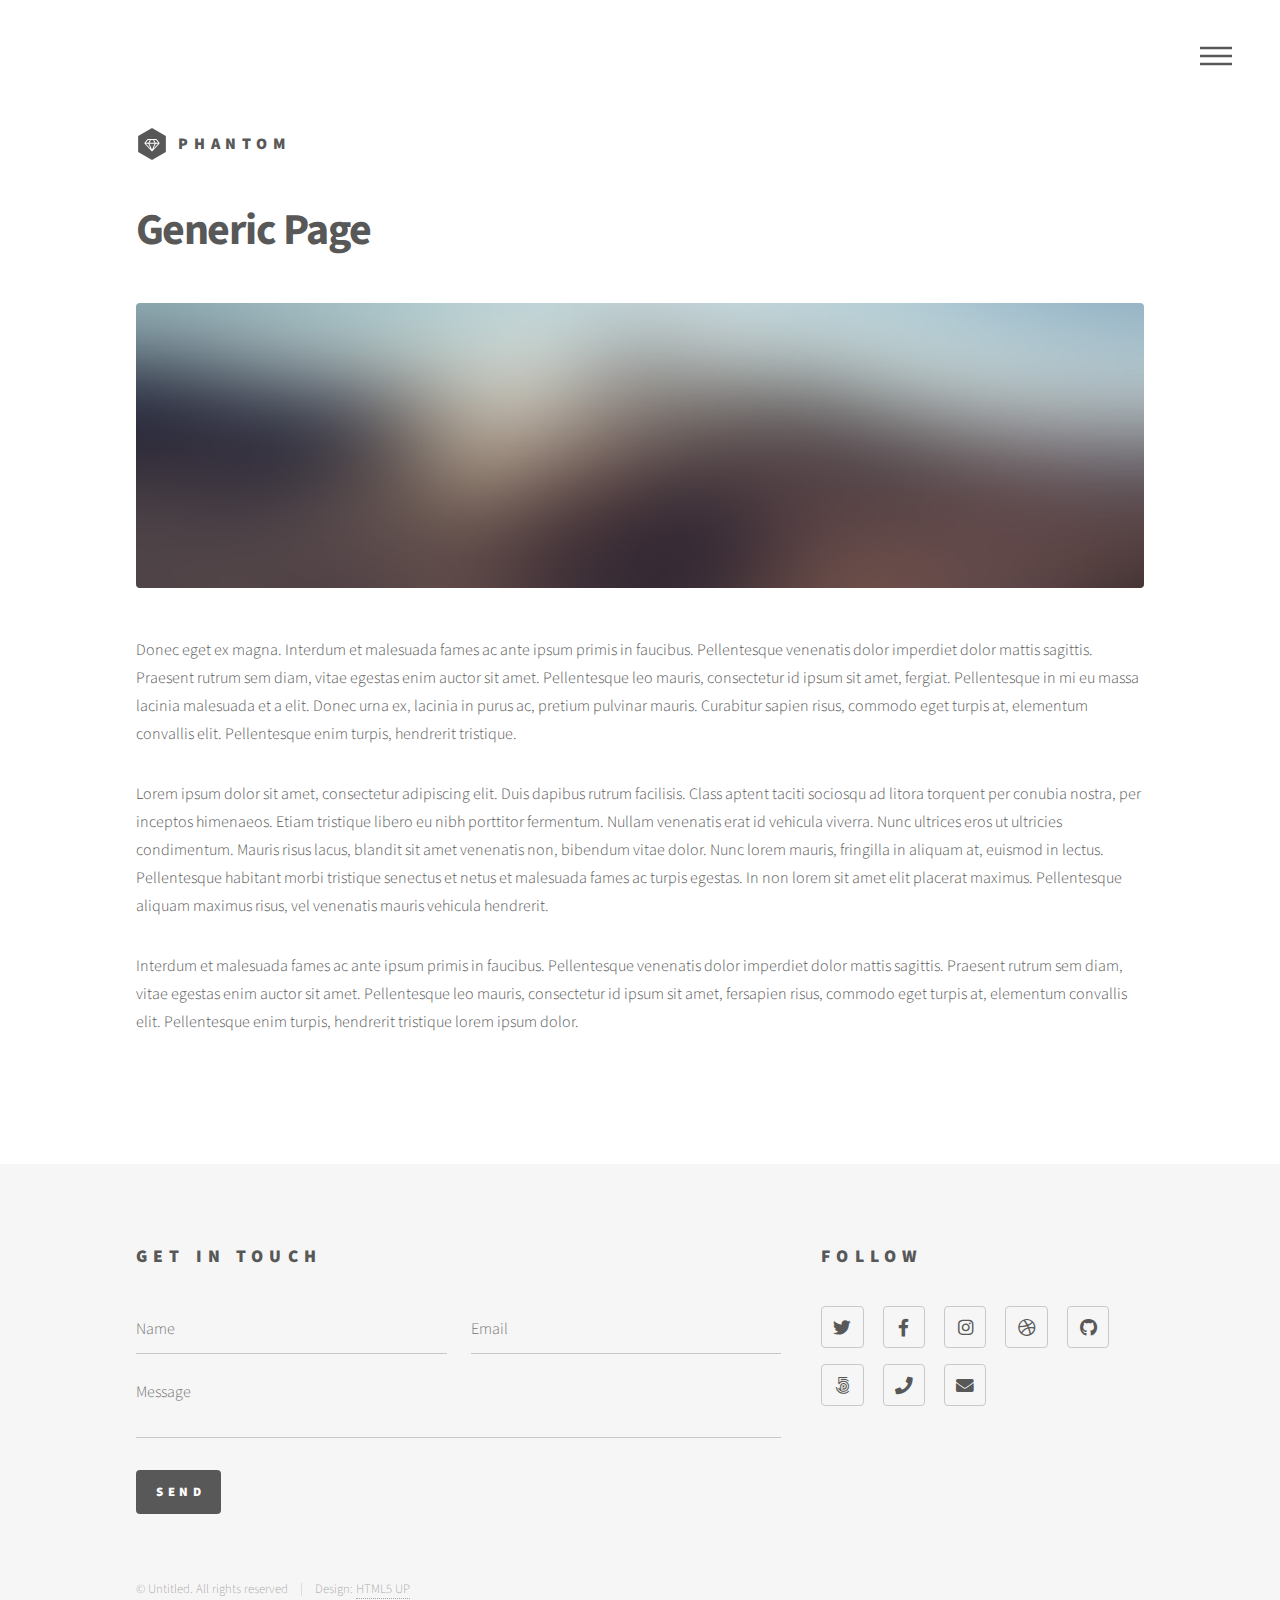
<file: phantom/generic.html>
<!DOCTYPE HTML>
<!--
	Phantom by HTML5 UP
	html5up.net | @ajlkn
	Free for personal and commercial use under the CCA 3.0 license (html5up.net/license)
-->
<html>
	<head>
		<title>Generic - Phantom by HTML5 UP</title>
		<meta charset="utf-8" />
		<meta name="viewport" content="width=device-width, initial-scale=1, user-scalable=no" />
		<link rel="stylesheet" href="assets/css/main.css" />
		<noscript><link rel="stylesheet" href="assets/css/noscript.css" /></noscript>
	</head>
	<body class="is-preload">
		<!-- Wrapper -->
			<div id="wrapper">

				<!-- Header -->
					<header id="header">
						<div class="inner">

							<!-- Logo -->
								<a href="index.html" class="logo">
									<span class="symbol"><img src="images/logo.svg" alt="" /></span><span class="title">Phantom</span>
								</a>

							<!-- Nav -->
								<nav>
									<ul>
										<li><a href="#menu">Menu</a></li>
									</ul>
								</nav>

						</div>
					</header>

				<!-- Menu -->
					<nav id="menu">
						<h2>Menu</h2>
						<ul>
							<li><a href="index.html">Home</a></li>
							<li><a href="generic.html">Ipsum veroeros</a></li>
							<li><a href="generic.html">Tempus etiam</a></li>
							<li><a href="generic.html">Consequat dolor</a></li>
							<li><a href="elements.html">Elements</a></li>
						</ul>
					</nav>

				<!-- Main -->
					<div id="main">
						<div class="inner">
							<h1>Generic Page</h1>
							<span class="image main"><img src="images/pic13.jpg" alt="" /></span>
							<p>Donec eget ex magna. Interdum et malesuada fames ac ante ipsum primis in faucibus. Pellentesque venenatis dolor imperdiet dolor mattis sagittis. Praesent rutrum sem diam, vitae egestas enim auctor sit amet. Pellentesque leo mauris, consectetur id ipsum sit amet, fergiat. Pellentesque in mi eu massa lacinia malesuada et a elit. Donec urna ex, lacinia in purus ac, pretium pulvinar mauris. Curabitur sapien risus, commodo eget turpis at, elementum convallis elit. Pellentesque enim turpis, hendrerit tristique.</p>
							<p>Lorem ipsum dolor sit amet, consectetur adipiscing elit. Duis dapibus rutrum facilisis. Class aptent taciti sociosqu ad litora torquent per conubia nostra, per inceptos himenaeos. Etiam tristique libero eu nibh porttitor fermentum. Nullam venenatis erat id vehicula viverra. Nunc ultrices eros ut ultricies condimentum. Mauris risus lacus, blandit sit amet venenatis non, bibendum vitae dolor. Nunc lorem mauris, fringilla in aliquam at, euismod in lectus. Pellentesque habitant morbi tristique senectus et netus et malesuada fames ac turpis egestas. In non lorem sit amet elit placerat maximus. Pellentesque aliquam maximus risus, vel venenatis mauris vehicula hendrerit.</p>
							<p>Interdum et malesuada fames ac ante ipsum primis in faucibus. Pellentesque venenatis dolor imperdiet dolor mattis sagittis. Praesent rutrum sem diam, vitae egestas enim auctor sit amet. Pellentesque leo mauris, consectetur id ipsum sit amet, fersapien risus, commodo eget turpis at, elementum convallis elit. Pellentesque enim turpis, hendrerit tristique lorem ipsum dolor.</p>
						</div>
					</div>

				<!-- Footer -->
					<footer id="footer">
						<div class="inner">
							<section>
								<h2>Get in touch</h2>
								<form method="post" action="#">
									<div class="fields">
										<div class="field half">
											<input type="text" name="name" id="name" placeholder="Name" />
										</div>
										<div class="field half">
											<input type="email" name="email" id="email" placeholder="Email" />
										</div>
										<div class="field">
											<textarea name="message" id="message" placeholder="Message"></textarea>
										</div>
									</div>
									<ul class="actions">
										<li><input type="submit" value="Send" class="primary" /></li>
									</ul>
								</form>
							</section>
							<section>
								<h2>Follow</h2>
								<ul class="icons">
									<li><a href="#" class="icon brands style2 fa-twitter"><span class="label">Twitter</span></a></li>
									<li><a href="#" class="icon brands style2 fa-facebook-f"><span class="label">Facebook</span></a></li>
									<li><a href="#" class="icon brands style2 fa-instagram"><span class="label">Instagram</span></a></li>
									<li><a href="#" class="icon brands style2 fa-dribbble"><span class="label">Dribbble</span></a></li>
									<li><a href="#" class="icon brands style2 fa-github"><span class="label">GitHub</span></a></li>
									<li><a href="#" class="icon brands style2 fa-500px"><span class="label">500px</span></a></li>
									<li><a href="#" class="icon solid style2 fa-phone"><span class="label">Phone</span></a></li>
									<li><a href="#" class="icon solid style2 fa-envelope"><span class="label">Email</span></a></li>
								</ul>
							</section>
							<ul class="copyright">
								<li>&copy; Untitled. All rights reserved</li><li>Design: <a href="http://html5up.net">HTML5 UP</a></li>
							</ul>
						</div>
					</footer>

			</div>

		<!-- Scripts -->
			<script src="assets/js/jquery.min.js"></script>
			<script src="assets/js/browser.min.js"></script>
			<script src="assets/js/breakpoints.min.js"></script>
			<script src="assets/js/util.js"></script>
			<script src="assets/js/main.js"></script>

	</body>
</html>
</file>
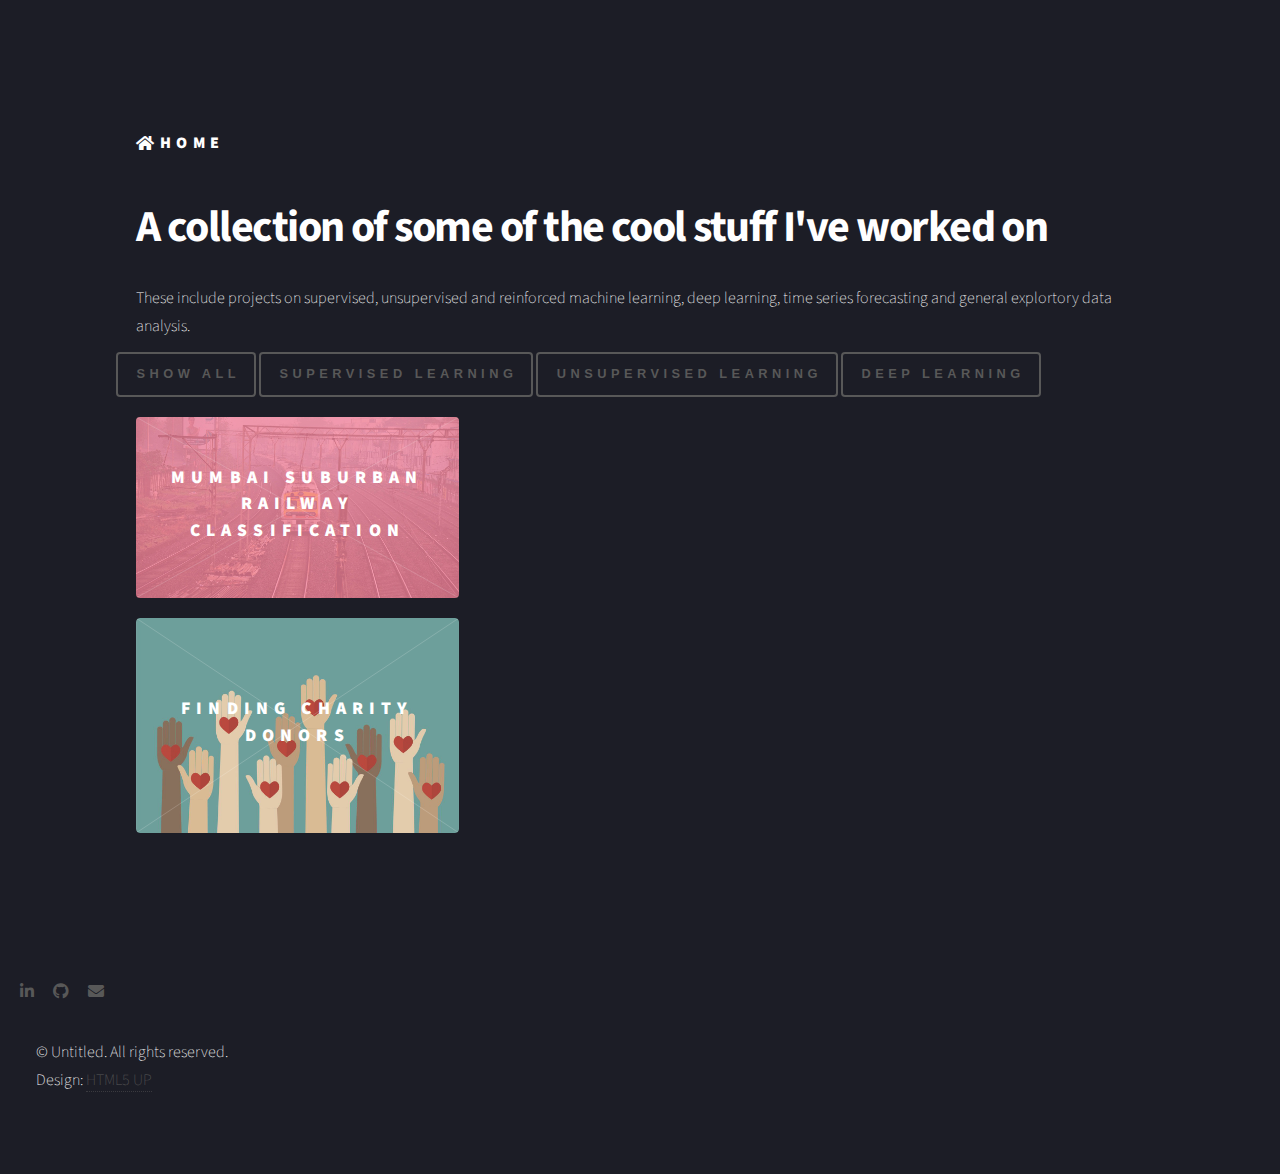
<file: portfolio/new 2.html>
<!DOCTYPE HTML>
<!--
	Phantom by HTML5 UP
	html5up.net | @ajlkn
	Free for personal and commercial use under the CCA 3.0 license (html5up.net/license)
-->
<html>
	<head>
		<title>Portfolio</title>
		<meta charset="utf-8" />
		<meta name="viewport" content="width=device-width, initial-scale=1, user-scalable=no" />
		<link rel="stylesheet" href="assets/css/main.css" />
		<noscript><link rel="stylesheet" href="assets/css/noscript.css" /></noscript>

	</head>
	<!-- Global site tag (gtag.js) - Google Analytics -->
<script async src="https://www.googletagmanager.com/gtag/js?id=UA-159655990-1"></script>
<script>
  window.dataLayer = window.dataLayer || [];
  function gtag(){dataLayer.push(arguments);}
  gtag('js', new Date());

  gtag('config', 'UA-159655990-1');
</script>

	<body class="is-preload">
		<!-- Wrapper -->
			<div id="wrapper">

				<!-- Header -->
					<header id="header">
						<div class="inner">

							<!-- Logo -->
								<a href="../index.html" class="logo">
									<span class="fas fa-home"></span><span class="title">Home</span>
								</a>

							

						</div>
					</header>

				
				<!-- Main -->
					<div id="main">
						<div class="inner">
							<header>
								<h1>A collection of some of the cool stuff I've worked on</h1>
								<p>These include projects on supervised, unsupervised and reinforced machine learning, deep learning, time series forecasting and general explortory data analysis.</p>
							</header>
							<section class="tiles">
							<div id="myBtnContainer">
							  <button class="btn active" onclick="filterSelection('all')"> Show all</button>
							  <button class="btn" onclick="filterSelection('Supervised')"> Supervised Learning</button>
							  <button class="btn" onclick="filterSelection('Unsupervised')"> Unsupervised Learning</button>
							  <button class="btn" onclick="filterSelection('Deep')"> Deep Learning</button>
							</div>
							<div class="container">

								<article class="style1 Unsupervised" href="#">
									<span class="image">
										<img src="images/train/train.jpg" alt="" />
									</span>
									<a href="mumbai_rail.html">
										<h2>Mumbai Suburban Railway Classification</h2>
										<div class="content">
											<p>Classifying the stations in the Mumbai Suburban Railways using K-means clustering</p>
										</div>
									</a>
								</article>
								
								<article class="tiles Supervised">
									<span class="image">
										<img src="images/charity.jpg" alt="" />
									</span>
									<a href="https://github.com/mayuresh23sawant/CharityML">
										<h2>Finding Charity Donors</h2>
										<div class="content">
											<p>Identifying prospective donors for a charity organization using supervised learning algorithms</p>
										</div>
									</a>
								</article>
								</div>

								<!--
								<article class="style3">
									<span class="image">
										<img src="images/wall_Street.jpg" alt="" />
									</span>
									<a href="https://github.com/mayuresh23sawant/NLP-based-stock-selection">
										<h2>NLP Based Stock Selection Model</h2>
										<div class="content">
											<p>Stock selection model using NLP on the annual 10-K filiings. Based on the paper Lazy Prices.</p>
										</div>
									</a>
								</article>
								<article class="style4">
									<span class="image">
										<img src="images/food.jpg" alt="" />
									</span>
									<a href="https://github.com/mayuresh23sawant/DeepLearning/tree/master/Food-101">
										<h2>Food-101</h2>
										<div class="content">
											<p>An image classifier to classify 101 types of food items with a near-SoTA accuracy of 89.33%</p>
										</div>
									</a>
								</article>
								<article class="style4">
									<span class="image">
										<img src="images/armored.jpg" alt="" />
									</span>
									<a href="https://github.com/mayuresh23sawant/DeepLearning/tree/master/ArmoredSuperhero">
										<h2>Armored Superhero</h2>
										<div class="content">
											<p>An image classifier to classify Iron Man, War Machine and Iron Pariot with an error rate of less than 0.1</p>
										</div>
									</a>
								</article>
								
								<article class="style2">
									<span class="image">
										<img src="images/crime.jpg" alt="" />
									</span>
									<a href="https://github.com/mayuresh23sawant/chicago-crime">
										<h2>Crimes in Chicago</h2>
										<div class="content">
											<p>Forecasting the number of crimes in Chicago in the future</p>
										</div>
									</a>
								</article>
							-->
							</section>
						</div>
					</div>
</div>
				<!-- Footer -->
				<footer id="footer">
					<ul class="icons">
						<li><a href="https://www.linkedin.com/in/mayuresh-sawant" class="icon brands alt fa-linkedin-in" target="_blank"><span class="label">LinkedIn</span></a></li>
						<li><a href="https://www.github.com/mayuresh23sawant" class="icon brands alt fa-github"  target="_blank"><span class="label">GitHub</span></a></li>
						<li><a href="mailto:mayuresh23sawant@gmail.com" class="icon solid alt fa-envelope"  target="_top"><span class="label">Email</span></a></li>
					</ul>
					<ul class="copyright">
						<li>&copy; Untitled. All rights reserved.</li><li>Design: <a href="http://html5up.net">HTML5 UP</a></li>
					</ul>
				</footer>

			

		<!-- Scripts -->
			<script src="assets/js/jquery.min.js"></script>
			<script src="assets/js/browser.min.js"></script>
			<script src="assets/js/breakpoints.min.js"></script>
			<script src="assets/js/util.js"></script>
			<script src="assets/js/main.js"></script>
			<script src="index.js"></script>

	</body>
</html>
</file>
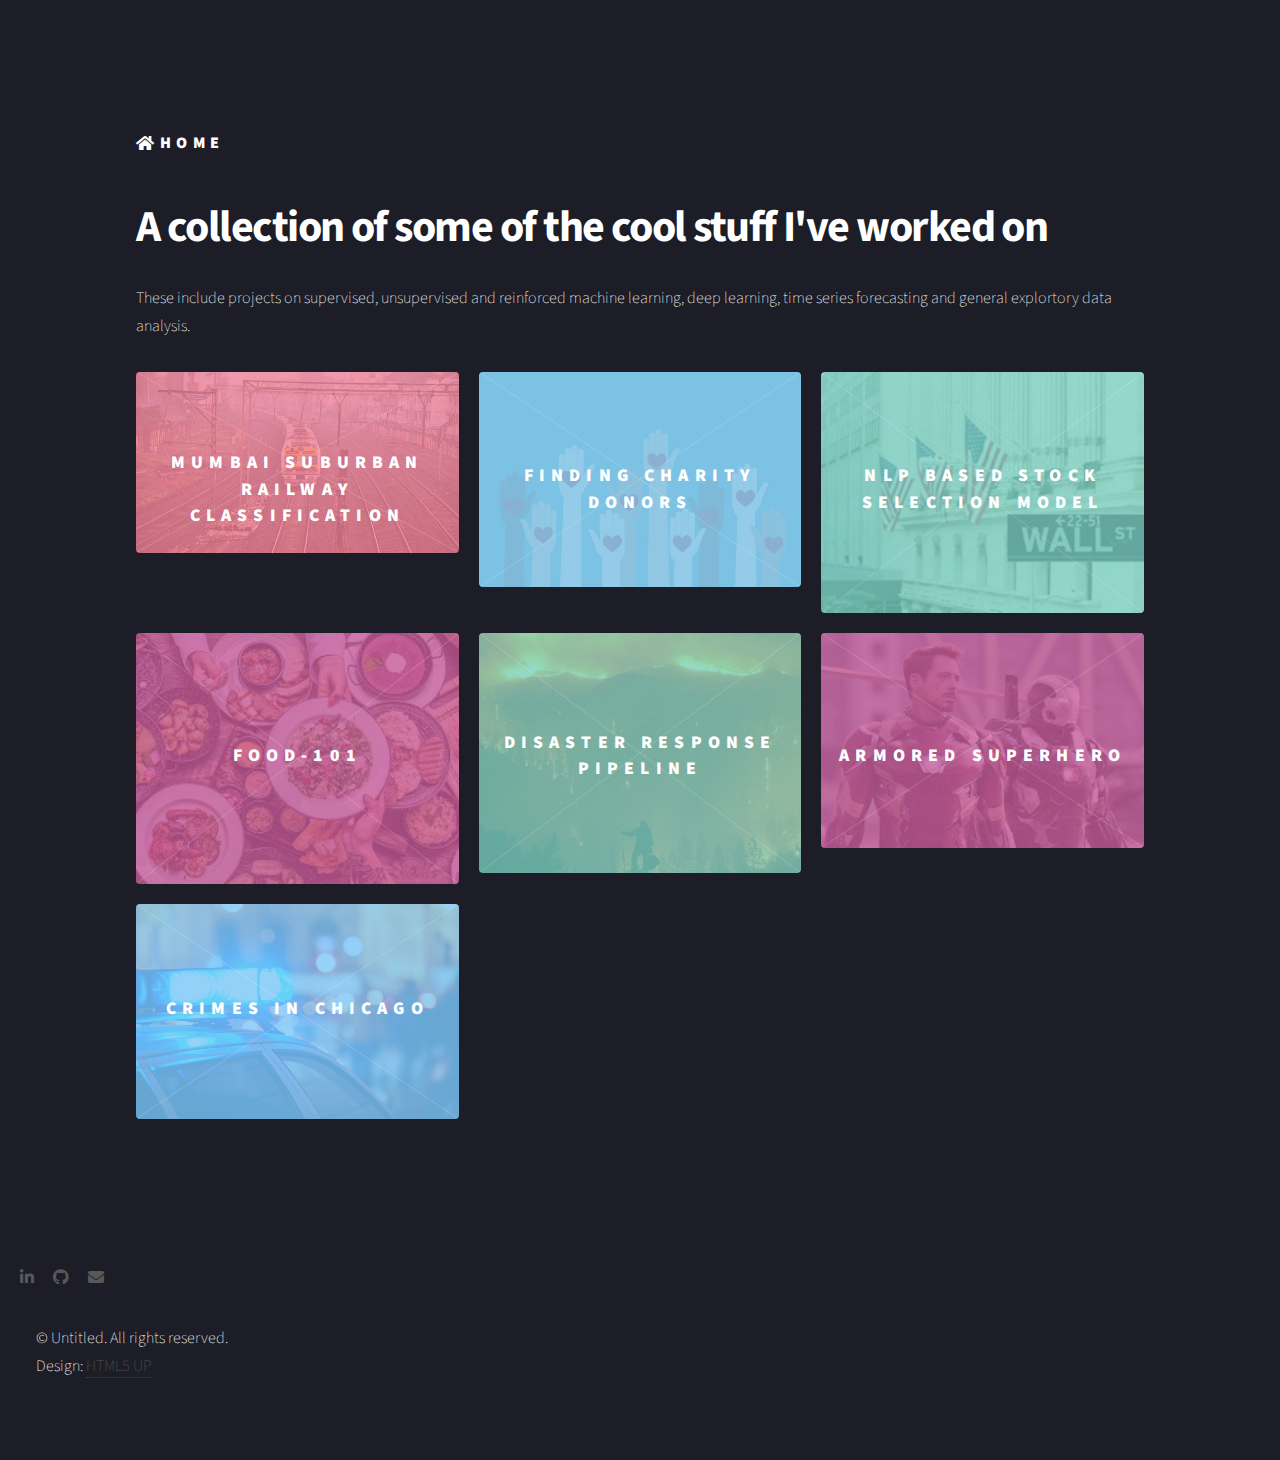
<file: portfolio/portfolio.html>
<!DOCTYPE HTML>
<!--
	Phantom by HTML5 UP
	html5up.net | @ajlkn
	Free for personal and commercial use under the CCA 3.0 license (html5up.net/license)
-->
<html>
	<head>
		<title>Portfolio</title>
		<meta charset="utf-8" />
		<meta name="viewport" content="width=device-width, initial-scale=1, user-scalable=no" />
		<link rel="stylesheet" href="assets/css/main.css" />
		<noscript><link rel="stylesheet" href="assets/css/noscript.css" /></noscript>
	</head>
	<!-- Global site tag (gtag.js) - Google Analytics -->
<script async src="https://www.googletagmanager.com/gtag/js?id=UA-159655990-1"></script>
<script>
  window.dataLayer = window.dataLayer || [];
  function gtag(){dataLayer.push(arguments);}
  gtag('js', new Date());

  gtag('config', 'UA-159655990-1');
</script>

	<body class="is-preload">
		<!-- Wrapper -->
			<div id="wrapper">

				<!-- Header -->
					<header id="header">
						<div class="inner">

							<!-- Logo -->
								<a href="../index.html" class="logo">
									<span class="fas fa-home"></span><span class="title">Home</span>
								</a>

							

						</div>
					</header>

				
				<!-- Main -->
					<div id="main">
						<div class="inner">
							<header>
								<h1>A collection of some of the cool stuff I've worked on</h1>
								<p>These include projects on supervised, unsupervised and reinforced machine learning, deep learning, time series forecasting and general explortory data analysis.</p>
							</header>
							<section class="tiles">
								<article class="style1">
									<span class="image">
										<img src="images/train/train.jpg" alt="" />
									</span>
									<a href="mumbai_rail.html">
										<h2>Mumbai Suburban Railway Classification</h2>
										<div class="content">
											<p>Classifying the stations in the Mumbai Suburban Railways using K-means clustering</p>
										</div>
									</a>
								</article>
								<article class="style2">
									<span class="image">
										<img src="images/charity.jpg" alt="" />
									</span>
									<a href="https://github.com/mayuresh23sawant/CharityML">
										<h2>Finding Charity Donors</h2>
										<div class="content">
											<p>Identifying prospective donors for a charity organization using supervised learning algorithms</p>
										</div>
									</a>
								</article>
								<article class="style3">
									<span class="image">
										<img src="images/wall_Street.jpg" alt="" />
									</span>
									<a href="https://github.com/mayuresh23sawant/NLP-based-stock-selection">
										<h2>NLP Based Stock Selection Model</h2>
										<div class="content">
											<p>Stock selection model using NLP on the annual 10-K filiings. Based on the paper Lazy Prices.</p>
										</div>
									</a>
								</article>
								<article class="style4">
									<span class="image">
										<img src="images/food.jpg" alt="" />
									</span>
									<a href="https://github.com/mayuresh23sawant/DeepLearning/tree/master/Food-101">
										<h2>Food-101</h2>
										<div class="content">
											<p>An image classifier to classify 101 types of food items with a near-SoTA accuracy of 89.33%</p>
										</div>
									</a>
								</article>
								
								<article class="style3">
									<span class="image">
										<img src="images/disaster.jpg" alt="" />
									</span>
									<a href="https://github.com/mayuresh23sawant/Disaster-Response-Pipeline">
										<h2>Disaster Response Pipeline</h2>
										<div class="content">
											<p>SA machine learning pipeline to categorize emergency messages based on the needs communicated by the sender.</p>
										</div>
									</a>
								</article>
								
								<article class="style4">
									<span class="image">
										<img src="images/armored.jpg" alt="" />
									</span>
									<a href="https://github.com/mayuresh23sawant/DeepLearning/tree/master/ArmoredSuperhero">
										<h2>Armored Superhero</h2>
										<div class="content">
											<p>An image classifier to classify Iron Man, War Machine and Iron Pariot with an error rate of less than 0.1</p>
										</div>
									</a>
								</article>
								
								<article class="style2">
									<span class="image">
										<img src="images/crime.jpg" alt="" />
									</span>
									<a href="https://github.com/mayuresh23sawant/chicago-crime">
										<h2>Crimes in Chicago</h2>
										<div class="content">
											<p>Forecasting the number of crimes in Chicago in the future</p>
										</div>
									</a>
								</article>
								<!--
								<article class="style6">
									<span class="image">
										<img src="images/pic06.jpg" alt="" />
									</span>
									<a href="generic.html">
										<h2>Veroeros</h2>
										<div class="content">
											<p>Sed nisl arcu euismod sit amet nisi lorem etiam dolor veroeros et feugiat.</p>
										</div>
									</a>
								</article>
								<article class="style2">
									<span class="image">
										<img src="images/pic07.jpg" alt="" />
									</span>
									<a href="generic.html">
										<h2>Ipsum</h2>
										<div class="content">
											<p>Sed nisl arcu euismod sit amet nisi lorem etiam dolor veroeros et feugiat.</p>
										</div>
									</a>
								</article>
								<article class="style3">
									<span class="image">
										<img src="images/pic08.jpg" alt="" />
									</span>
									<a href="generic.html">
										<h2>Dolor</h2>
										<div class="content">
											<p>Sed nisl arcu euismod sit amet nisi lorem etiam dolor veroeros et feugiat.</p>
										</div>
									</a>
								</article>
								<article class="style1">
									<span class="image">
										<img src="images/pic09.jpg" alt="" />
									</span>
									<a href="generic.html">
										<h2>Nullam</h2>
										<div class="content">
											<p>Sed nisl arcu euismod sit amet nisi lorem etiam dolor veroeros et feugiat.</p>
										</div>
									</a>
								</article>
								<article class="style5">
									<span class="image">
										<img src="images/pic10.jpg" alt="" />
									</span>
									<a href="generic.html">
										<h2>Ultricies</h2>
										<div class="content">
											<p>Sed nisl arcu euismod sit amet nisi lorem etiam dolor veroeros et feugiat.</p>
										</div>
									</a>
								</article>
								<article class="style6">
									<span class="image">
										<img src="images/pic11.jpg" alt="" />
									</span>
									<a href="generic.html">
										<h2>Dictum</h2>
										<div class="content">
											<p>Sed nisl arcu euismod sit amet nisi lorem etiam dolor veroeros et feugiat.</p>
										</div>
									</a>
								</article>
								<article class="style4">
									<span class="image">
										<img src="images/pic12.jpg" alt="" />
									</span>
									<a href="generic.html">
										<h2>Pretium</h2>
										<div class="content">
											<p>Sed nisl arcu euismod sit amet nisi lorem etiam dolor veroeros et feugiat.</p>
										</div>
									</a>
								</article>-->
							</section>
						</div>
					</div>
</div>
				<!-- Footer -->
				<footer id="footer">
					<ul class="icons">
						<li><a href="https://www.linkedin.com/in/mayuresh-sawant" class="icon brands alt fa-linkedin-in" target="_blank"><span class="label">LinkedIn</span></a></li>
						<li><a href="https://www.github.com/mayuresh23sawant" class="icon brands alt fa-github"  target="_blank"><span class="label">GitHub</span></a></li>
						<li><a href="mailto:mayuresh23sawant@gmail.com" class="icon solid alt fa-envelope"  target="_top"><span class="label">Email</span></a></li>
					</ul>
					<ul class="copyright">
						<li>&copy; Untitled. All rights reserved.</li><li>Design: <a href="http://html5up.net">HTML5 UP</a></li>
					</ul>
				</footer>

			

		<!-- Scripts -->
			<script src="assets/js/jquery.min.js"></script>
			<script src="assets/js/browser.min.js"></script>
			<script src="assets/js/breakpoints.min.js"></script>
			<script src="assets/js/util.js"></script>
			<script src="assets/js/main.js"></script>

	</body>
</html>
</file>
<file: phantom/assets/css/noscript.css>
/*
	Phantom by HTML5 UP
	html5up.net | @ajlkn
	Free for personal and commercial use under the CCA 3.0 license (html5up.net/license)
*/

/* Tiles */

	body.is-preload .tiles article {
		-moz-transform: none;
		-webkit-transform: none;
		-ms-transform: none;
		transform: none;
		opacity: 1;
	}
</file>
<file: assets/css/noscript.css>
/*
	Landed by HTML5 UP
	html5up.net | @ajlkn
	Free for personal and commercial use under the CCA 3.0 license (html5up.net/license)
*/

/* Loader */

	body.landing.is-preload:before {
		display: none;
	}

	body.landing.is-preload:after {
		display: none;
	}
</file>
<file: portfolio/assets/css/noscript.css>
/*
	Phantom by HTML5 UP
	html5up.net | @ajlkn
	Free for personal and commercial use under the CCA 3.0 license (html5up.net/license)
*/

/* Tiles */

	body.is-preload .tiles article {
		-moz-transform: none;
		-webkit-transform: none;
		-ms-transform: none;
		transform: none;
		opacity: 1;
	}
</file>
<file: phantom/assets/css/main.css>
@import url(fontawesome-all.min.css);
@import url("https://fonts.googleapis.com/css?family=Source+Sans+Pro:300,700,900");

/*
	Phantom by HTML5 UP
	html5up.net | @ajlkn
	Free for personal and commercial use under the CCA 3.0 license (html5up.net/license)
*/

html, body, div, span, applet, object,
iframe, h1, h2, h3, h4, h5, h6, p, blockquote,
pre, a, abbr, acronym, address, big, cite,
code, del, dfn, em, img, ins, kbd, q, s, samp,
small, strike, strong, sub, sup, tt, var, b,
u, i, center, dl, dt, dd, ol, ul, li, fieldset,
form, label, legend, table, caption, tbody,
tfoot, thead, tr, th, td, article, aside,
canvas, details, embed, figure, figcaption,
footer, header, hgroup, menu, nav, output, ruby,
section, summary, time, mark, audio, video {
	margin: 0;
	padding: 0;
	border: 0;
	font-size: 100%;
	font: inherit;
	vertical-align: baseline;}

article, aside, details, figcaption, figure,
footer, header, hgroup, menu, nav, section {
	display: block;}

body {
	line-height: 1;
}

ol, ul {
	list-style: none;
}

blockquote, q {
	quotes: none;
}

	blockquote:before, blockquote:after, q:before, q:after {
		content: '';
		content: none;
	}

table {
	border-collapse: collapse;
	border-spacing: 0;
}

body {
	-webkit-text-size-adjust: none;
}

mark {
	background-color: transparent;
	color: inherit;
}

input::-moz-focus-inner {
	border: 0;
	padding: 0;
}

input, select, textarea {
	-moz-appearance: none;
	-webkit-appearance: none;
	-ms-appearance: none;
	appearance: none;
}

/* Basic */

	@-ms-viewport {
		width: device-width;
	}

	body {
		-ms-overflow-style: scrollbar;
	}

	@media screen and (max-width: 480px) {

		html, body {
			min-width: 320px;
		}

	}

	html {
		box-sizing: border-box;
	}

	*, *:before, *:after {
		box-sizing: inherit;
	}

	body {
		background: #ffffff;
	}

		body.is-preload *, body.is-preload *:before, body.is-preload *:after {
			-moz-animation: none !important;
			-webkit-animation: none !important;
			-ms-animation: none !important;
			animation: none !important;
			-moz-transition: none !important;
			-webkit-transition: none !important;
			-ms-transition: none !important;
			transition: none !important;
		}

/* Type */

	body, input, select, textarea {
		color: #585858;
		font-family: "Source Sans Pro", Helvetica, sans-serif;
		font-size: 16pt;
		font-weight: 300;
		line-height: 1.75;
	}

		@media screen and (max-width: 1680px) {

			body, input, select, textarea {
				font-size: 14pt;
			}

		}

		@media screen and (max-width: 1280px) {

			body, input, select, textarea {
				font-size: 12pt;
			}

		}

	a {
		-moz-transition: border-bottom-color 0.2s ease, color 0.2s ease;
		-webkit-transition: border-bottom-color 0.2s ease, color 0.2s ease;
		-ms-transition: border-bottom-color 0.2s ease, color 0.2s ease;
		transition: border-bottom-color 0.2s ease, color 0.2s ease;
		text-decoration: none;
		color: #585858;
		border-bottom: dotted 1px rgba(88, 88, 88, 0.5);
	}

		a:hover {
			border-bottom-color: transparent;
			color: #f2849e !important;
		}

	strong, b {
		font-weight: 900;
	}

	em, i {
		font-style: italic;
	}

	p {
		margin: 0 0 2em 0;
	}

	h1 {
		font-size: 2.75em;
		font-weight: 700;
		line-height: 1.3;
		margin: 0 0 1em 0;
		letter-spacing: -0.035em;
	}

		h1 a {
			color: inherit;
		}

		@media screen and (max-width: 736px) {

			h1 {
				font-size: 2em;
				margin: 0 0 1em 0;
			}

		}

		@media screen and (max-width: 360px) {

			h1 {
				font-size: 1.75em;
			}

		}

	h2, h3, h4, h5, h6 {
		font-weight: 900;
		line-height: 1.5;
		margin: 0 0 2em 0;
		text-transform: uppercase;
		letter-spacing: 0.35em;
	}

		h2 a, h3 a, h4 a, h5 a, h6 a {
			color: inherit;
		}

	h2 {
		font-size: 1.1em;
	}

	h3 {
		font-size: 1em;
	}

	h4 {
		font-size: 0.8em;
	}

	h5 {
		font-size: 0.8em;
	}

	h6 {
		font-size: 0.8em;
	}

	@media screen and (max-width: 980px) {

		h1 br, h2 br, h3 br, h4 br, h5 br, h6 br {
			display: none;
		}

	}

	@media screen and (max-width: 736px) {

		h2 {
			font-size: 1em;
		}

		h3 {
			font-size: 0.8em;
		}

	}

	sub {
		font-size: 0.8em;
		position: relative;
		top: 0.5em;
	}

	sup {
		font-size: 0.8em;
		position: relative;
		top: -0.5em;
	}

	blockquote {
		border-left: solid 4px #c9c9c9;
		font-style: italic;
		margin: 0 0 2em 0;
		padding: 0.5em 0 0.5em 2em;
	}

	code {
		background: rgba(144, 144, 144, 0.075);
		border-radius: 4px;
		border: solid 1px #c9c9c9;
		font-family: "Courier New", monospace;
		font-size: 0.9em;
		margin: 0 0.25em;
		padding: 0.25em 0.65em;
	}

	pre {
		-webkit-overflow-scrolling: touch;
		font-family: "Courier New", monospace;
		font-size: 0.9em;
		margin: 0 0 2em 0;
	}

		pre code {
			display: block;
			line-height: 1.75;
			padding: 1em 1.5em;
			overflow-x: auto;
		}

	hr {
		border: 0;
		border-bottom: solid 1px #c9c9c9;
		margin: 2em 0;
	}

		hr.major {
			margin: 3em 0;
		}

	.align-left {
		text-align: left;
	}

	.align-center {
		text-align: center;
	}

	.align-right {
		text-align: right;
	}

/* Row */

	.row {
		display: flex;
		flex-wrap: wrap;
		box-sizing: border-box;
		align-items: stretch;
	}

		.row > * {
			box-sizing: border-box;
		}

		.row.gtr-uniform > * > :last-child {
			margin-bottom: 0;
		}

		.row.aln-left {
			justify-content: flex-start;
		}

		.row.aln-center {
			justify-content: center;
		}

		.row.aln-right {
			justify-content: flex-end;
		}

		.row.aln-top {
			align-items: flex-start;
		}

		.row.aln-middle {
			align-items: center;
		}

		.row.aln-bottom {
			align-items: flex-end;
		}

		.row > .imp {
			order: -1;
		}

		.row > .col-1 {
			width: 8.33333%;
		}

		.row > .off-1 {
			margin-left: 8.33333%;
		}

		.row > .col-2 {
			width: 16.66667%;
		}

		.row > .off-2 {
			margin-left: 16.66667%;
		}

		.row > .col-3 {
			width: 25%;
		}

		.row > .off-3 {
			margin-left: 25%;
		}

		.row > .col-4 {
			width: 33.33333%;
		}

		.row > .off-4 {
			margin-left: 33.33333%;
		}

		.row > .col-5 {
			width: 41.66667%;
		}

		.row > .off-5 {
			margin-left: 41.66667%;
		}

		.row > .col-6 {
			width: 50%;
		}

		.row > .off-6 {
			margin-left: 50%;
		}

		.row > .col-7 {
			width: 58.33333%;
		}

		.row > .off-7 {
			margin-left: 58.33333%;
		}

		.row > .col-8 {
			width: 66.66667%;
		}

		.row > .off-8 {
			margin-left: 66.66667%;
		}

		.row > .col-9 {
			width: 75%;
		}

		.row > .off-9 {
			margin-left: 75%;
		}

		.row > .col-10 {
			width: 83.33333%;
		}

		.row > .off-10 {
			margin-left: 83.33333%;
		}

		.row > .col-11 {
			width: 91.66667%;
		}

		.row > .off-11 {
			margin-left: 91.66667%;
		}

		.row > .col-12 {
			width: 100%;
		}

		.row > .off-12 {
			margin-left: 100%;
		}

		.row.gtr-0 {
			margin-top: 0;
			margin-left: 0em;
		}

			.row.gtr-0 > * {
				padding: 0 0 0 0em;
			}

			.row.gtr-0.gtr-uniform {
				margin-top: 0em;
			}

				.row.gtr-0.gtr-uniform > * {
					padding-top: 0em;
				}

		.row.gtr-25 {
			margin-top: 0;
			margin-left: -0.5em;
		}

			.row.gtr-25 > * {
				padding: 0 0 0 0.5em;
			}

			.row.gtr-25.gtr-uniform {
				margin-top: -0.5em;
			}

				.row.gtr-25.gtr-uniform > * {
					padding-top: 0.5em;
				}

		.row.gtr-50 {
			margin-top: 0;
			margin-left: -1em;
		}

			.row.gtr-50 > * {
				padding: 0 0 0 1em;
			}

			.row.gtr-50.gtr-uniform {
				margin-top: -1em;
			}

				.row.gtr-50.gtr-uniform > * {
					padding-top: 1em;
				}

		.row {
			margin-top: 0;
			margin-left: -2em;
		}

			.row > * {
				padding: 0 0 0 2em;
			}

			.row.gtr-uniform {
				margin-top: -2em;
			}

				.row.gtr-uniform > * {
					padding-top: 2em;
				}

		.row.gtr-150 {
			margin-top: 0;
			margin-left: -3em;
		}

			.row.gtr-150 > * {
				padding: 0 0 0 3em;
			}

			.row.gtr-150.gtr-uniform {
				margin-top: -3em;
			}

				.row.gtr-150.gtr-uniform > * {
					padding-top: 3em;
				}

		.row.gtr-200 {
			margin-top: 0;
			margin-left: -4em;
		}

			.row.gtr-200 > * {
				padding: 0 0 0 4em;
			}

			.row.gtr-200.gtr-uniform {
				margin-top: -4em;
			}

				.row.gtr-200.gtr-uniform > * {
					padding-top: 4em;
				}

		@media screen and (max-width: 1680px) {

			.row {
				display: flex;
				flex-wrap: wrap;
				box-sizing: border-box;
				align-items: stretch;
			}

				.row > * {
					box-sizing: border-box;
				}

				.row.gtr-uniform > * > :last-child {
					margin-bottom: 0;
				}

				.row.aln-left {
					justify-content: flex-start;
				}

				.row.aln-center {
					justify-content: center;
				}

				.row.aln-right {
					justify-content: flex-end;
				}

				.row.aln-top {
					align-items: flex-start;
				}

				.row.aln-middle {
					align-items: center;
				}

				.row.aln-bottom {
					align-items: flex-end;
				}

				.row > .imp-xlarge {
					order: -1;
				}

				.row > .col-1-xlarge {
					width: 8.33333%;
				}

				.row > .off-1-xlarge {
					margin-left: 8.33333%;
				}

				.row > .col-2-xlarge {
					width: 16.66667%;
				}

				.row > .off-2-xlarge {
					margin-left: 16.66667%;
				}

				.row > .col-3-xlarge {
					width: 25%;
				}

				.row > .off-3-xlarge {
					margin-left: 25%;
				}

				.row > .col-4-xlarge {
					width: 33.33333%;
				}

				.row > .off-4-xlarge {
					margin-left: 33.33333%;
				}

				.row > .col-5-xlarge {
					width: 41.66667%;
				}

				.row > .off-5-xlarge {
					margin-left: 41.66667%;
				}

				.row > .col-6-xlarge {
					width: 50%;
				}

				.row > .off-6-xlarge {
					margin-left: 50%;
				}

				.row > .col-7-xlarge {
					width: 58.33333%;
				}

				.row > .off-7-xlarge {
					margin-left: 58.33333%;
				}

				.row > .col-8-xlarge {
					width: 66.66667%;
				}

				.row > .off-8-xlarge {
					margin-left: 66.66667%;
				}

				.row > .col-9-xlarge {
					width: 75%;
				}

				.row > .off-9-xlarge {
					margin-left: 75%;
				}

				.row > .col-10-xlarge {
					width: 83.33333%;
				}

				.row > .off-10-xlarge {
					margin-left: 83.33333%;
				}

				.row > .col-11-xlarge {
					width: 91.66667%;
				}

				.row > .off-11-xlarge {
					margin-left: 91.66667%;
				}

				.row > .col-12-xlarge {
					width: 100%;
				}

				.row > .off-12-xlarge {
					margin-left: 100%;
				}

				.row.gtr-0 {
					margin-top: 0;
					margin-left: 0em;
				}

					.row.gtr-0 > * {
						padding: 0 0 0 0em;
					}

					.row.gtr-0.gtr-uniform {
						margin-top: 0em;
					}

						.row.gtr-0.gtr-uniform > * {
							padding-top: 0em;
						}

				.row.gtr-25 {
					margin-top: 0;
					margin-left: -0.5em;
				}

					.row.gtr-25 > * {
						padding: 0 0 0 0.5em;
					}

					.row.gtr-25.gtr-uniform {
						margin-top: -0.5em;
					}

						.row.gtr-25.gtr-uniform > * {
							padding-top: 0.5em;
						}

				.row.gtr-50 {
					margin-top: 0;
					margin-left: -1em;
				}

					.row.gtr-50 > * {
						padding: 0 0 0 1em;
					}

					.row.gtr-50.gtr-uniform {
						margin-top: -1em;
					}

						.row.gtr-50.gtr-uniform > * {
							padding-top: 1em;
						}

				.row {
					margin-top: 0;
					margin-left: -2em;
				}

					.row > * {
						padding: 0 0 0 2em;
					}

					.row.gtr-uniform {
						margin-top: -2em;
					}

						.row.gtr-uniform > * {
							padding-top: 2em;
						}

				.row.gtr-150 {
					margin-top: 0;
					margin-left: -3em;
				}

					.row.gtr-150 > * {
						padding: 0 0 0 3em;
					}

					.row.gtr-150.gtr-uniform {
						margin-top: -3em;
					}

						.row.gtr-150.gtr-uniform > * {
							padding-top: 3em;
						}

				.row.gtr-200 {
					margin-top: 0;
					margin-left: -4em;
				}

					.row.gtr-200 > * {
						padding: 0 0 0 4em;
					}

					.row.gtr-200.gtr-uniform {
						margin-top: -4em;
					}

						.row.gtr-200.gtr-uniform > * {
							padding-top: 4em;
						}

		}

		@media screen and (max-width: 1280px) {

			.row {
				display: flex;
				flex-wrap: wrap;
				box-sizing: border-box;
				align-items: stretch;
			}

				.row > * {
					box-sizing: border-box;
				}

				.row.gtr-uniform > * > :last-child {
					margin-bottom: 0;
				}

				.row.aln-left {
					justify-content: flex-start;
				}

				.row.aln-center {
					justify-content: center;
				}

				.row.aln-right {
					justify-content: flex-end;
				}

				.row.aln-top {
					align-items: flex-start;
				}

				.row.aln-middle {
					align-items: center;
				}

				.row.aln-bottom {
					align-items: flex-end;
				}

				.row > .imp-large {
					order: -1;
				}

				.row > .col-1-large {
					width: 8.33333%;
				}

				.row > .off-1-large {
					margin-left: 8.33333%;
				}

				.row > .col-2-large {
					width: 16.66667%;
				}

				.row > .off-2-large {
					margin-left: 16.66667%;
				}

				.row > .col-3-large {
					width: 25%;
				}

				.row > .off-3-large {
					margin-left: 25%;
				}

				.row > .col-4-large {
					width: 33.33333%;
				}

				.row > .off-4-large {
					margin-left: 33.33333%;
				}

				.row > .col-5-large {
					width: 41.66667%;
				}

				.row > .off-5-large {
					margin-left: 41.66667%;
				}

				.row > .col-6-large {
					width: 50%;
				}

				.row > .off-6-large {
					margin-left: 50%;
				}

				.row > .col-7-large {
					width: 58.33333%;
				}

				.row > .off-7-large {
					margin-left: 58.33333%;
				}

				.row > .col-8-large {
					width: 66.66667%;
				}

				.row > .off-8-large {
					margin-left: 66.66667%;
				}

				.row > .col-9-large {
					width: 75%;
				}

				.row > .off-9-large {
					margin-left: 75%;
				}

				.row > .col-10-large {
					width: 83.33333%;
				}

				.row > .off-10-large {
					margin-left: 83.33333%;
				}

				.row > .col-11-large {
					width: 91.66667%;
				}

				.row > .off-11-large {
					margin-left: 91.66667%;
				}

				.row > .col-12-large {
					width: 100%;
				}

				.row > .off-12-large {
					margin-left: 100%;
				}

				.row.gtr-0 {
					margin-top: 0;
					margin-left: 0em;
				}

					.row.gtr-0 > * {
						padding: 0 0 0 0em;
					}

					.row.gtr-0.gtr-uniform {
						margin-top: 0em;
					}

						.row.gtr-0.gtr-uniform > * {
							padding-top: 0em;
						}

				.row.gtr-25 {
					margin-top: 0;
					margin-left: -0.5em;
				}

					.row.gtr-25 > * {
						padding: 0 0 0 0.5em;
					}

					.row.gtr-25.gtr-uniform {
						margin-top: -0.5em;
					}

						.row.gtr-25.gtr-uniform > * {
							padding-top: 0.5em;
						}

				.row.gtr-50 {
					margin-top: 0;
					margin-left: -1em;
				}

					.row.gtr-50 > * {
						padding: 0 0 0 1em;
					}

					.row.gtr-50.gtr-uniform {
						margin-top: -1em;
					}

						.row.gtr-50.gtr-uniform > * {
							padding-top: 1em;
						}

				.row {
					margin-top: 0;
					margin-left: -2em;
				}

					.row > * {
						padding: 0 0 0 2em;
					}

					.row.gtr-uniform {
						margin-top: -2em;
					}

						.row.gtr-uniform > * {
							padding-top: 2em;
						}

				.row.gtr-150 {
					margin-top: 0;
					margin-left: -3em;
				}

					.row.gtr-150 > * {
						padding: 0 0 0 3em;
					}

					.row.gtr-150.gtr-uniform {
						margin-top: -3em;
					}

						.row.gtr-150.gtr-uniform > * {
							padding-top: 3em;
						}

				.row.gtr-200 {
					margin-top: 0;
					margin-left: -4em;
				}

					.row.gtr-200 > * {
						padding: 0 0 0 4em;
					}

					.row.gtr-200.gtr-uniform {
						margin-top: -4em;
					}

						.row.gtr-200.gtr-uniform > * {
							padding-top: 4em;
						}

		}

		@media screen and (max-width: 980px) {

			.row {
				display: flex;
				flex-wrap: wrap;
				box-sizing: border-box;
				align-items: stretch;
			}

				.row > * {
					box-sizing: border-box;
				}

				.row.gtr-uniform > * > :last-child {
					margin-bottom: 0;
				}

				.row.aln-left {
					justify-content: flex-start;
				}

				.row.aln-center {
					justify-content: center;
				}

				.row.aln-right {
					justify-content: flex-end;
				}

				.row.aln-top {
					align-items: flex-start;
				}

				.row.aln-middle {
					align-items: center;
				}

				.row.aln-bottom {
					align-items: flex-end;
				}

				.row > .imp-medium {
					order: -1;
				}

				.row > .col-1-medium {
					width: 8.33333%;
				}

				.row > .off-1-medium {
					margin-left: 8.33333%;
				}

				.row > .col-2-medium {
					width: 16.66667%;
				}

				.row > .off-2-medium {
					margin-left: 16.66667%;
				}

				.row > .col-3-medium {
					width: 25%;
				}

				.row > .off-3-medium {
					margin-left: 25%;
				}

				.row > .col-4-medium {
					width: 33.33333%;
				}

				.row > .off-4-medium {
					margin-left: 33.33333%;
				}

				.row > .col-5-medium {
					width: 41.66667%;
				}

				.row > .off-5-medium {
					margin-left: 41.66667%;
				}

				.row > .col-6-medium {
					width: 50%;
				}

				.row > .off-6-medium {
					margin-left: 50%;
				}

				.row > .col-7-medium {
					width: 58.33333%;
				}

				.row > .off-7-medium {
					margin-left: 58.33333%;
				}

				.row > .col-8-medium {
					width: 66.66667%;
				}

				.row > .off-8-medium {
					margin-left: 66.66667%;
				}

				.row > .col-9-medium {
					width: 75%;
				}

				.row > .off-9-medium {
					margin-left: 75%;
				}

				.row > .col-10-medium {
					width: 83.33333%;
				}

				.row > .off-10-medium {
					margin-left: 83.33333%;
				}

				.row > .col-11-medium {
					width: 91.66667%;
				}

				.row > .off-11-medium {
					margin-left: 91.66667%;
				}

				.row > .col-12-medium {
					width: 100%;
				}

				.row > .off-12-medium {
					margin-left: 100%;
				}

				.row.gtr-0 {
					margin-top: 0;
					margin-left: 0em;
				}

					.row.gtr-0 > * {
						padding: 0 0 0 0em;
					}

					.row.gtr-0.gtr-uniform {
						margin-top: 0em;
					}

						.row.gtr-0.gtr-uniform > * {
							padding-top: 0em;
						}

				.row.gtr-25 {
					margin-top: 0;
					margin-left: -0.375em;
				}

					.row.gtr-25 > * {
						padding: 0 0 0 0.375em;
					}

					.row.gtr-25.gtr-uniform {
						margin-top: -0.375em;
					}

						.row.gtr-25.gtr-uniform > * {
							padding-top: 0.375em;
						}

				.row.gtr-50 {
					margin-top: 0;
					margin-left: -0.75em;
				}

					.row.gtr-50 > * {
						padding: 0 0 0 0.75em;
					}

					.row.gtr-50.gtr-uniform {
						margin-top: -0.75em;
					}

						.row.gtr-50.gtr-uniform > * {
							padding-top: 0.75em;
						}

				.row {
					margin-top: 0;
					margin-left: -1.5em;
				}

					.row > * {
						padding: 0 0 0 1.5em;
					}

					.row.gtr-uniform {
						margin-top: -1.5em;
					}

						.row.gtr-uniform > * {
							padding-top: 1.5em;
						}

				.row.gtr-150 {
					margin-top: 0;
					margin-left: -2.25em;
				}

					.row.gtr-150 > * {
						padding: 0 0 0 2.25em;
					}

					.row.gtr-150.gtr-uniform {
						margin-top: -2.25em;
					}

						.row.gtr-150.gtr-uniform > * {
							padding-top: 2.25em;
						}

				.row.gtr-200 {
					margin-top: 0;
					margin-left: -3em;
				}

					.row.gtr-200 > * {
						padding: 0 0 0 3em;
					}

					.row.gtr-200.gtr-uniform {
						margin-top: -3em;
					}

						.row.gtr-200.gtr-uniform > * {
							padding-top: 3em;
						}

		}

		@media screen and (max-width: 736px) {

			.row {
				display: flex;
				flex-wrap: wrap;
				box-sizing: border-box;
				align-items: stretch;
			}

				.row > * {
					box-sizing: border-box;
				}

				.row.gtr-uniform > * > :last-child {
					margin-bottom: 0;
				}

				.row.aln-left {
					justify-content: flex-start;
				}

				.row.aln-center {
					justify-content: center;
				}

				.row.aln-right {
					justify-content: flex-end;
				}

				.row.aln-top {
					align-items: flex-start;
				}

				.row.aln-middle {
					align-items: center;
				}

				.row.aln-bottom {
					align-items: flex-end;
				}

				.row > .imp-small {
					order: -1;
				}

				.row > .col-1-small {
					width: 8.33333%;
				}

				.row > .off-1-small {
					margin-left: 8.33333%;
				}

				.row > .col-2-small {
					width: 16.66667%;
				}

				.row > .off-2-small {
					margin-left: 16.66667%;
				}

				.row > .col-3-small {
					width: 25%;
				}

				.row > .off-3-small {
					margin-left: 25%;
				}

				.row > .col-4-small {
					width: 33.33333%;
				}

				.row > .off-4-small {
					margin-left: 33.33333%;
				}

				.row > .col-5-small {
					width: 41.66667%;
				}

				.row > .off-5-small {
					margin-left: 41.66667%;
				}

				.row > .col-6-small {
					width: 50%;
				}

				.row > .off-6-small {
					margin-left: 50%;
				}

				.row > .col-7-small {
					width: 58.33333%;
				}

				.row > .off-7-small {
					margin-left: 58.33333%;
				}

				.row > .col-8-small {
					width: 66.66667%;
				}

				.row > .off-8-small {
					margin-left: 66.66667%;
				}

				.row > .col-9-small {
					width: 75%;
				}

				.row > .off-9-small {
					margin-left: 75%;
				}

				.row > .col-10-small {
					width: 83.33333%;
				}

				.row > .off-10-small {
					margin-left: 83.33333%;
				}

				.row > .col-11-small {
					width: 91.66667%;
				}

				.row > .off-11-small {
					margin-left: 91.66667%;
				}

				.row > .col-12-small {
					width: 100%;
				}

				.row > .off-12-small {
					margin-left: 100%;
				}

				.row.gtr-0 {
					margin-top: 0;
					margin-left: 0em;
				}

					.row.gtr-0 > * {
						padding: 0 0 0 0em;
					}

					.row.gtr-0.gtr-uniform {
						margin-top: 0em;
					}

						.row.gtr-0.gtr-uniform > * {
							padding-top: 0em;
						}

				.row.gtr-25 {
					margin-top: 0;
					margin-left: -0.25em;
				}

					.row.gtr-25 > * {
						padding: 0 0 0 0.25em;
					}

					.row.gtr-25.gtr-uniform {
						margin-top: -0.25em;
					}

						.row.gtr-25.gtr-uniform > * {
							padding-top: 0.25em;
						}

				.row.gtr-50 {
					margin-top: 0;
					margin-left: -0.5em;
				}

					.row.gtr-50 > * {
						padding: 0 0 0 0.5em;
					}

					.row.gtr-50.gtr-uniform {
						margin-top: -0.5em;
					}

						.row.gtr-50.gtr-uniform > * {
							padding-top: 0.5em;
						}

				.row {
					margin-top: 0;
					margin-left: -1em;
				}

					.row > * {
						padding: 0 0 0 1em;
					}

					.row.gtr-uniform {
						margin-top: -1em;
					}

						.row.gtr-uniform > * {
							padding-top: 1em;
						}

				.row.gtr-150 {
					margin-top: 0;
					margin-left: -1.5em;
				}

					.row.gtr-150 > * {
						padding: 0 0 0 1.5em;
					}

					.row.gtr-150.gtr-uniform {
						margin-top: -1.5em;
					}

						.row.gtr-150.gtr-uniform > * {
							padding-top: 1.5em;
						}

				.row.gtr-200 {
					margin-top: 0;
					margin-left: -2em;
				}

					.row.gtr-200 > * {
						padding: 0 0 0 2em;
					}

					.row.gtr-200.gtr-uniform {
						margin-top: -2em;
					}

						.row.gtr-200.gtr-uniform > * {
							padding-top: 2em;
						}

		}

		@media screen and (max-width: 480px) {

			.row {
				display: flex;
				flex-wrap: wrap;
				box-sizing: border-box;
				align-items: stretch;
			}

				.row > * {
					box-sizing: border-box;
				}

				.row.gtr-uniform > * > :last-child {
					margin-bottom: 0;
				}

				.row.aln-left {
					justify-content: flex-start;
				}

				.row.aln-center {
					justify-content: center;
				}

				.row.aln-right {
					justify-content: flex-end;
				}

				.row.aln-top {
					align-items: flex-start;
				}

				.row.aln-middle {
					align-items: center;
				}

				.row.aln-bottom {
					align-items: flex-end;
				}

				.row > .imp-xsmall {
					order: -1;
				}

				.row > .col-1-xsmall {
					width: 8.33333%;
				}

				.row > .off-1-xsmall {
					margin-left: 8.33333%;
				}

				.row > .col-2-xsmall {
					width: 16.66667%;
				}

				.row > .off-2-xsmall {
					margin-left: 16.66667%;
				}

				.row > .col-3-xsmall {
					width: 25%;
				}

				.row > .off-3-xsmall {
					margin-left: 25%;
				}

				.row > .col-4-xsmall {
					width: 33.33333%;
				}

				.row > .off-4-xsmall {
					margin-left: 33.33333%;
				}

				.row > .col-5-xsmall {
					width: 41.66667%;
				}

				.row > .off-5-xsmall {
					margin-left: 41.66667%;
				}

				.row > .col-6-xsmall {
					width: 50%;
				}

				.row > .off-6-xsmall {
					margin-left: 50%;
				}

				.row > .col-7-xsmall {
					width: 58.33333%;
				}

				.row > .off-7-xsmall {
					margin-left: 58.33333%;
				}

				.row > .col-8-xsmall {
					width: 66.66667%;
				}

				.row > .off-8-xsmall {
					margin-left: 66.66667%;
				}

				.row > .col-9-xsmall {
					width: 75%;
				}

				.row > .off-9-xsmall {
					margin-left: 75%;
				}

				.row > .col-10-xsmall {
					width: 83.33333%;
				}

				.row > .off-10-xsmall {
					margin-left: 83.33333%;
				}

				.row > .col-11-xsmall {
					width: 91.66667%;
				}

				.row > .off-11-xsmall {
					margin-left: 91.66667%;
				}

				.row > .col-12-xsmall {
					width: 100%;
				}

				.row > .off-12-xsmall {
					margin-left: 100%;
				}

				.row.gtr-0 {
					margin-top: 0;
					margin-left: 0em;
				}

					.row.gtr-0 > * {
						padding: 0 0 0 0em;
					}

					.row.gtr-0.gtr-uniform {
						margin-top: 0em;
					}

						.row.gtr-0.gtr-uniform > * {
							padding-top: 0em;
						}

				.row.gtr-25 {
					margin-top: 0;
					margin-left: -0.25em;
				}

					.row.gtr-25 > * {
						padding: 0 0 0 0.25em;
					}

					.row.gtr-25.gtr-uniform {
						margin-top: -0.25em;
					}

						.row.gtr-25.gtr-uniform > * {
							padding-top: 0.25em;
						}

				.row.gtr-50 {
					margin-top: 0;
					margin-left: -0.5em;
				}

					.row.gtr-50 > * {
						padding: 0 0 0 0.5em;
					}

					.row.gtr-50.gtr-uniform {
						margin-top: -0.5em;
					}

						.row.gtr-50.gtr-uniform > * {
							padding-top: 0.5em;
						}

				.row {
					margin-top: 0;
					margin-left: -1em;
				}

					.row > * {
						padding: 0 0 0 1em;
					}

					.row.gtr-uniform {
						margin-top: -1em;
					}

						.row.gtr-uniform > * {
							padding-top: 1em;
						}

				.row.gtr-150 {
					margin-top: 0;
					margin-left: -1.5em;
				}

					.row.gtr-150 > * {
						padding: 0 0 0 1.5em;
					}

					.row.gtr-150.gtr-uniform {
						margin-top: -1.5em;
					}

						.row.gtr-150.gtr-uniform > * {
							padding-top: 1.5em;
						}

				.row.gtr-200 {
					margin-top: 0;
					margin-left: -2em;
				}

					.row.gtr-200 > * {
						padding: 0 0 0 2em;
					}

					.row.gtr-200.gtr-uniform {
						margin-top: -2em;
					}

						.row.gtr-200.gtr-uniform > * {
							padding-top: 2em;
						}

		}

/* Section/Article */

	section.special, article.special {
		text-align: center;
	}

	header p {
		margin-top: -1em;
	}

	@media screen and (max-width: 736px) {

		header p {
			margin-top: 0;
		}

	}

/* Icon */

	.icon {
		text-decoration: none;
		border-bottom: none;
		position: relative;
	}

		.icon:before {
			-moz-osx-font-smoothing: grayscale;
			-webkit-font-smoothing: antialiased;
			display: inline-block;
			font-style: normal;
			font-variant: normal;
			text-rendering: auto;
			line-height: 1;
			text-transform: none !important;
			font-family: 'Font Awesome 5 Free';
			font-weight: 400;
		}

		.icon > .label {
			display: none;
		}

		.icon:before {
			line-height: inherit;
		}

		.icon.solid:before {
			font-weight: 900;
		}

		.icon.brands:before {
			font-family: 'Font Awesome 5 Brands';
		}

		.icon.style2 {
			-moz-transition: background-color 0.2s ease-in-out, color 0.2s ease-in-out, border-color 0.2s ease-in-out;
			-webkit-transition: background-color 0.2s ease-in-out, color 0.2s ease-in-out, border-color 0.2s ease-in-out;
			-ms-transition: background-color 0.2s ease-in-out, color 0.2s ease-in-out, border-color 0.2s ease-in-out;
			transition: background-color 0.2s ease-in-out, color 0.2s ease-in-out, border-color 0.2s ease-in-out;
			background-color: transparent;
			border: solid 1px #c9c9c9;
			border-radius: 4px;
			width: 2.65em;
			height: 2.65em;
			display: inline-block;
			text-align: center;
			line-height: 2.65em;
			color: inherit;
		}

			.icon.style2:before {
				font-size: 1.1em;
			}

			.icon.style2:hover {
				color: #f2849e;
				border-color: #f2849e;
			}

			.icon.style2:active {
				background-color: rgba(242, 132, 158, 0.1);
			}

/* List */

	ol {
		list-style: decimal;
		margin: 0 0 2em 0;
		padding-left: 1.25em;
	}

		ol li {
			padding-left: 0.25em;
		}

	ul {
		list-style: disc;
		margin: 0 0 2em 0;
		padding-left: 1em;
	}

		ul li {
			padding-left: 0.5em;
		}

		ul.alt {
			list-style: none;
			padding-left: 0;
		}

			ul.alt li {
				border-top: solid 1px #c9c9c9;
				padding: 0.5em 0;
			}

				ul.alt li:first-child {
					border-top: 0;
					padding-top: 0;
				}

	dl {
		margin: 0 0 2em 0;
	}

		dl dt {
			display: block;
			font-weight: 900;
			margin: 0 0 1em 0;
		}

		dl dd {
			margin-left: 2em;
		}

/* Actions */

	ul.actions {
		display: -moz-flex;
		display: -webkit-flex;
		display: -ms-flex;
		display: flex;
		cursor: default;
		list-style: none;
		margin-left: -1em;
		padding-left: 0;
	}

		ul.actions li {
			padding: 0 0 0 1em;
			vertical-align: middle;
		}

		ul.actions.special {
			-moz-justify-content: center;
			-webkit-justify-content: center;
			-ms-justify-content: center;
			justify-content: center;
			width: 100%;
			margin-left: 0;
		}

			ul.actions.special li:first-child {
				padding-left: 0;
			}

		ul.actions.stacked {
			-moz-flex-direction: column;
			-webkit-flex-direction: column;
			-ms-flex-direction: column;
			flex-direction: column;
			margin-left: 0;
		}

			ul.actions.stacked li {
				padding: 1.3em 0 0 0;
			}

				ul.actions.stacked li:first-child {
					padding-top: 0;
				}

		ul.actions.fit {
			width: calc(100% + 1em);
		}

			ul.actions.fit li {
				-moz-flex-grow: 1;
				-webkit-flex-grow: 1;
				-ms-flex-grow: 1;
				flex-grow: 1;
				-moz-flex-shrink: 1;
				-webkit-flex-shrink: 1;
				-ms-flex-shrink: 1;
				flex-shrink: 1;
				width: 100%;
			}

				ul.actions.fit li > * {
					width: 100%;
				}

			ul.actions.fit.stacked {
				width: 100%;
			}

		@media screen and (max-width: 480px) {

			ul.actions:not(.fixed) {
				-moz-flex-direction: column;
				-webkit-flex-direction: column;
				-ms-flex-direction: column;
				flex-direction: column;
				margin-left: 0;
				width: 100% !important;
			}

				ul.actions:not(.fixed) li {
					-moz-flex-grow: 1;
					-webkit-flex-grow: 1;
					-ms-flex-grow: 1;
					flex-grow: 1;
					-moz-flex-shrink: 1;
					-webkit-flex-shrink: 1;
					-ms-flex-shrink: 1;
					flex-shrink: 1;
					padding: 1em 0 0 0;
					text-align: center;
					width: 100%;
				}

					ul.actions:not(.fixed) li > * {
						width: 100%;
					}

					ul.actions:not(.fixed) li:first-child {
						padding-top: 0;
					}

					ul.actions:not(.fixed) li input[type="submit"],
					ul.actions:not(.fixed) li input[type="reset"],
					ul.actions:not(.fixed) li input[type="button"],
					ul.actions:not(.fixed) li button,
					ul.actions:not(.fixed) li .button {
						width: 100%;
					}

						ul.actions:not(.fixed) li input[type="submit"].icon:before,
						ul.actions:not(.fixed) li input[type="reset"].icon:before,
						ul.actions:not(.fixed) li input[type="button"].icon:before,
						ul.actions:not(.fixed) li button.icon:before,
						ul.actions:not(.fixed) li .button.icon:before {
							margin-left: -0.5rem;
						}

		}

/* Icons */

	ul.icons {
		cursor: default;
		list-style: none;
		padding-left: 0;
		margin: -1em 0 2em -1em;
	}

		ul.icons li {
			display: inline-block;
			padding: 1em 0 0 1em;
		}

/* Form */

	form {
		margin: 0 0 2em 0;
		overflow-x: hidden;
	}

		form > :last-child {
			margin-bottom: 0;
		}

		form > .fields {
			display: -moz-flex;
			display: -webkit-flex;
			display: -ms-flex;
			display: flex;
			-moz-flex-wrap: wrap;
			-webkit-flex-wrap: wrap;
			-ms-flex-wrap: wrap;
			flex-wrap: wrap;
			width: calc(100% + 3em);
			margin: -1.5em 0 2em -1.5em;
		}

			form > .fields > .field {
				-moz-flex-grow: 0;
				-webkit-flex-grow: 0;
				-ms-flex-grow: 0;
				flex-grow: 0;
				-moz-flex-shrink: 0;
				-webkit-flex-shrink: 0;
				-ms-flex-shrink: 0;
				flex-shrink: 0;
				padding: 1.5em 0 0 1.5em;
				width: calc(100% - 1.5em);
			}

				form > .fields > .field.half {
					width: calc(50% - 0.75em);
				}

				form > .fields > .field.third {
					width: calc(100%/3 - 0.5em);
				}

				form > .fields > .field.quarter {
					width: calc(25% - 0.375em);
				}

		@media screen and (max-width: 480px) {

			form > .fields {
				width: calc(100% + 3em);
				margin: -1.5em 0 2em -1.5em;
			}

				form > .fields > .field {
					padding: 1.5em 0 0 1.5em;
					width: calc(100% - 1.5em);
				}

					form > .fields > .field.half {
						width: calc(100% - 1.5em);
					}

					form > .fields > .field.third {
						width: calc(100% - 1.5em);
					}

					form > .fields > .field.quarter {
						width: calc(100% - 1.5em);
					}

		}

	label {
		display: block;
		font-size: 0.9em;
		font-weight: 900;
		margin: 0 0 1em 0;
	}

	input[type="text"],
	input[type="password"],
	input[type="email"],
	input[type="tel"],
	select,
	textarea {
		-moz-appearance: none;
		-webkit-appearance: none;
		-ms-appearance: none;
		appearance: none;
		background-color: transparent;
		border: none;
		border-radius: 0;
		border-bottom: solid 1px #c9c9c9;
		color: inherit;
		display: block;
		outline: 0;
		padding: 0;
		text-decoration: none;
		width: 100%;
	}

		input[type="text"]:invalid,
		input[type="password"]:invalid,
		input[type="email"]:invalid,
		input[type="tel"]:invalid,
		select:invalid,
		textarea:invalid {
			box-shadow: none;
		}

		input[type="text"]:focus,
		input[type="password"]:focus,
		input[type="email"]:focus,
		input[type="tel"]:focus,
		select:focus,
		textarea:focus {
			border-bottom-color: #f2849e;
			box-shadow: inset 0 -1px 0 0 #f2849e;
		}

	select {
		background-image: url("data:image/svg+xml;charset=utf8,%3Csvg xmlns='http://www.w3.org/2000/svg' width='40' height='40' preserveAspectRatio='none' viewBox='0 0 40 40'%3E%3Cpath d='M9.4,12.3l10.4,10.4l10.4-10.4c0.2-0.2,0.5-0.4,0.9-0.4c0.3,0,0.6,0.1,0.9,0.4l3.3,3.3c0.2,0.2,0.4,0.5,0.4,0.9 c0,0.4-0.1,0.6-0.4,0.9L20.7,31.9c-0.2,0.2-0.5,0.4-0.9,0.4c-0.3,0-0.6-0.1-0.9-0.4L4.3,17.3c-0.2-0.2-0.4-0.5-0.4-0.9 c0-0.4,0.1-0.6,0.4-0.9l3.3-3.3c0.2-0.2,0.5-0.4,0.9-0.4S9.1,12.1,9.4,12.3z' fill='%23c9c9c9' /%3E%3C/svg%3E");
		background-size: 1.25rem;
		background-repeat: no-repeat;
		background-position: calc(100% - 1rem) center;
		height: 3em;
		padding-right: 3em;
		text-overflow: ellipsis;
	}

		select option {
			background: #ffffff;
		}

		select:focus::-ms-value {
			background-color: transparent;
		}

		select::-ms-expand {
			display: none;
		}

	input[type="text"],
	input[type="password"],
	input[type="email"],
	select {
		height: 3em;
	}

	textarea {
		padding: 0;
		min-height: 3.75em;
	}

	input[type="checkbox"],
	input[type="radio"] {
		-moz-appearance: none;
		-webkit-appearance: none;
		-ms-appearance: none;
		appearance: none;
		display: block;
		float: left;
		margin-right: -2em;
		opacity: 0;
		width: 1em;
		z-index: -1;
	}

		input[type="checkbox"] + label,
		input[type="radio"] + label {
			text-decoration: none;
			color: #585858;
			cursor: pointer;
			display: inline-block;
			font-size: 1em;
			font-weight: 300;
			padding-left: 2.55em;
			padding-right: 0.75em;
			position: relative;
		}

			input[type="checkbox"] + label:before,
			input[type="radio"] + label:before {
				-moz-osx-font-smoothing: grayscale;
				-webkit-font-smoothing: antialiased;
				display: inline-block;
				font-style: normal;
				font-variant: normal;
				text-rendering: auto;
				line-height: 1;
				text-transform: none !important;
				font-family: 'Font Awesome 5 Free';
				font-weight: 900;
			}

			input[type="checkbox"] + label:before,
			input[type="radio"] + label:before {
				border-radius: 4px;
				border: solid 1px #c9c9c9;
				content: '';
				display: inline-block;
				font-size: 0.8em;
				height: 2.25em;
				left: 0;
				line-height: 2.25em;
				position: absolute;
				text-align: center;
				top: 0;
				width: 2.25em;
			}

		input[type="checkbox"]:checked + label:before,
		input[type="radio"]:checked + label:before {
			background: #585858;
			border-color: #585858;
			color: #ffffff;
			content: '\f00c';
		}

		input[type="checkbox"]:focus + label:before,
		input[type="radio"]:focus + label:before {
			border-color: #f2849e;
			box-shadow: 0 0 0 1px #f2849e;
		}

	input[type="checkbox"] + label:before {
		border-radius: 4px;
	}

	input[type="radio"] + label:before {
		border-radius: 100%;
	}

/* Box */

	.box {
		border-radius: 4px;
		border: solid 1px #c9c9c9;
		margin-bottom: 2em;
		padding: 1.5em;
	}

		.box > :last-child,
		.box > :last-child > :last-child,
		.box > :last-child > :last-child > :last-child {
			margin-bottom: 0;
		}

		.box.alt {
			border: 0;
			border-radius: 0;
			padding: 0;
		}

/* Image */

	.image {
		border-radius: 4px;
		border: 0;
		display: inline-block;
		position: relative;
	}

		.image img {
			border-radius: 4px;
			display: block;
		}

		.image.left, .image.right {
			max-width: 40%;
		}

			.image.left img, .image.right img {
				width: 100%;
			}

		.image.left {
			float: left;
			padding: 0 1.5em 1em 0;
			top: 0.25em;
		}

		.image.right {
			float: right;
			padding: 0 0 1em 1.5em;
			top: 0.25em;
		}

		.image.fit {
			display: block;
			margin: 0 0 2em 0;
			width: 100%;
		}

			.image.fit img {
				width: 100%;
			}

		.image.main {
			display: block;
			margin: 0 0 3em 0;
			width: 100%;
		}

			.image.main img {
				width: 100%;
			}

			@media screen and (max-width: 736px) {

				.image.main {
					margin: 0 0 2em 0;
				}

			}

/* Table */

	.table-wrapper {
		-webkit-overflow-scrolling: touch;
		overflow-x: auto;
	}

	table {
		margin: 0 0 2em 0;
		width: 100%;
	}

		table tbody tr {
			border: solid 1px #c9c9c9;
			border-left: 0;
			border-right: 0;
		}

			table tbody tr:nth-child(2n + 1) {
				background-color: rgba(144, 144, 144, 0.075);
			}

		table td {
			padding: 0.75em 0.75em;
		}

		table th {
			font-size: 0.9em;
			font-weight: 900;
			padding: 0 0.75em 0.75em 0.75em;
			text-align: left;
		}

		table thead {
			border-bottom: solid 2px #c9c9c9;
		}

		table tfoot {
			border-top: solid 2px #c9c9c9;
		}

		table.alt {
			border-collapse: separate;
		}

			table.alt tbody tr td {
				border: solid 1px #c9c9c9;
				border-left-width: 0;
				border-top-width: 0;
			}

				table.alt tbody tr td:first-child {
					border-left-width: 1px;
				}

			table.alt tbody tr:first-child td {
				border-top-width: 1px;
			}

			table.alt thead {
				border-bottom: 0;
			}

			table.alt tfoot {
				border-top: 0;
			}

/* Button */

	input[type="submit"],
	input[type="reset"],
	input[type="button"],
	button,
	.button {
		-moz-appearance: none;
		-webkit-appearance: none;
		-ms-appearance: none;
		appearance: none;
		-moz-transition: background-color 0.2s ease-in-out, color 0.2s ease-in-out, box-shadow 0.2s ease-in-out;
		-webkit-transition: background-color 0.2s ease-in-out, color 0.2s ease-in-out, box-shadow 0.2s ease-in-out;
		-ms-transition: background-color 0.2s ease-in-out, color 0.2s ease-in-out, box-shadow 0.2s ease-in-out;
		transition: background-color 0.2s ease-in-out, color 0.2s ease-in-out, box-shadow 0.2s ease-in-out;
		background-color: transparent;
		border-radius: 4px;
		border: 0;
		box-shadow: inset 0 0 0 2px #585858;
		color: #585858 !important;
		cursor: pointer;
		display: inline-block;
		font-size: 0.8em;
		font-weight: 900;
		height: 3.5em;
		letter-spacing: 0.35em;
		line-height: 3.45em;
		overflow: hidden;
		padding: 0 1.25em 0 1.6em;
		text-align: center;
		text-decoration: none;
		text-overflow: ellipsis;
		text-transform: uppercase;
		white-space: nowrap;
	}

		input[type="submit"].icon:before,
		input[type="reset"].icon:before,
		input[type="button"].icon:before,
		button.icon:before,
		.button.icon:before {
			margin-right: 0.5em;
		}

		input[type="submit"].fit,
		input[type="reset"].fit,
		input[type="button"].fit,
		button.fit,
		.button.fit {
			width: 100%;
		}

		input[type="submit"]:hover,
		input[type="reset"]:hover,
		input[type="button"]:hover,
		button:hover,
		.button:hover {
			color: #f2849e !important;
			box-shadow: inset 0 0 0 2px #f2849e;
		}

		input[type="submit"]:active,
		input[type="reset"]:active,
		input[type="button"]:active,
		button:active,
		.button:active {
			background-color: rgba(242, 132, 158, 0.1);
		}

		input[type="submit"].small,
		input[type="reset"].small,
		input[type="button"].small,
		button.small,
		.button.small {
			font-size: 0.6em;
		}

		input[type="submit"].large,
		input[type="reset"].large,
		input[type="button"].large,
		button.large,
		.button.large {
			font-size: 1em;
		}

		input[type="submit"].primary,
		input[type="reset"].primary,
		input[type="button"].primary,
		button.primary,
		.button.primary {
			box-shadow: none;
			background-color: #585858;
			color: #ffffff !important;
		}

			input[type="submit"].primary:hover,
			input[type="reset"].primary:hover,
			input[type="button"].primary:hover,
			button.primary:hover,
			.button.primary:hover {
				background-color: #f2849e;
			}

			input[type="submit"].primary:active,
			input[type="reset"].primary:active,
			input[type="button"].primary:active,
			button.primary:active,
			.button.primary:active {
				background-color: #ee5f81;
			}

		input[type="submit"].disabled, input[type="submit"]:disabled,
		input[type="reset"].disabled,
		input[type="reset"]:disabled,
		input[type="button"].disabled,
		input[type="button"]:disabled,
		button.disabled,
		button:disabled,
		.button.disabled,
		.button:disabled {
			pointer-events: none;
			opacity: 0.25;
		}

/* Tiles */

	.tiles {
		display: -moz-flex;
		display: -webkit-flex;
		display: -ms-flex;
		display: flex;
		-moz-flex-wrap: wrap;
		-webkit-flex-wrap: wrap;
		-ms-flex-wrap: wrap;
		flex-wrap: wrap;
		postiion: relative;
		margin: -2.5em 0 0 -2.5em;
	}

		.tiles article {
			-moz-transition: -moz-transform 0.5s ease, opacity 0.5s ease;
			-webkit-transition: -webkit-transform 0.5s ease, opacity 0.5s ease;
			-ms-transition: -ms-transform 0.5s ease, opacity 0.5s ease;
			transition: transform 0.5s ease, opacity 0.5s ease;
			position: relative;
			width: calc(33.33333% - 2.5em);
			margin: 2.5em 0 0 2.5em;
		}

			.tiles article > .image {
				-moz-transition: -moz-transform 0.5s ease;
				-webkit-transition: -webkit-transform 0.5s ease;
				-ms-transition: -ms-transform 0.5s ease;
				transition: transform 0.5s ease;
				position: relative;
				display: block;
				width: 100%;
				border-radius: 4px;
				overflow: hidden;
			}

				.tiles article > .image img {
					display: block;
					width: 100%;
				}

				.tiles article > .image:before {
					pointer-events: none;
					-moz-transition: background-color 0.5s ease, opacity 0.5s ease;
					-webkit-transition: background-color 0.5s ease, opacity 0.5s ease;
					-ms-transition: background-color 0.5s ease, opacity 0.5s ease;
					transition: background-color 0.5s ease, opacity 0.5s ease;
					content: '';
					display: block;
					position: absolute;
					top: 0;
					left: 0;
					width: 100%;
					height: 100%;
					opacity: 1.0;
					z-index: 1;
					opacity: 0.8;
				}

				.tiles article > .image:after {
					pointer-events: none;
					-moz-transition: opacity 0.5s ease;
					-webkit-transition: opacity 0.5s ease;
					-ms-transition: opacity 0.5s ease;
					transition: opacity 0.5s ease;
					content: '';
					display: block;
					position: absolute;
					top: 0;
					left: 0;
					width: 100%;
					height: 100%;
					background-image: url("data:image/svg+xml;charset=utf8,%3Csvg xmlns='http://www.w3.org/2000/svg' width='100' height='100' viewBox='0 0 100 100' preserveAspectRatio='none'%3E%3Cstyle%3Eline %7B stroke-width: 0.25px%3B stroke: %23ffffff%3B %7D%3C/style%3E%3Cline x1='0' y1='0' x2='100' y2='100' /%3E%3Cline x1='100' y1='0' x2='0' y2='100' /%3E%3C/svg%3E");
					background-position: center;
					background-repeat: no-repeat;
					background-size: 100% 100%;
					opacity: 0.25;
					z-index: 2;
				}

			.tiles article > a {
				display: -moz-flex;
				display: -webkit-flex;
				display: -ms-flex;
				display: flex;
				-moz-flex-direction: column;
				-webkit-flex-direction: column;
				-ms-flex-direction: column;
				flex-direction: column;
				-moz-align-items: center;
				-webkit-align-items: center;
				-ms-align-items: center;
				align-items: center;
				-moz-justify-content: center;
				-webkit-justify-content: center;
				-ms-justify-content: center;
				justify-content: center;
				-moz-transition: background-color 0.5s ease, -moz-transform 0.5s ease;
				-webkit-transition: background-color 0.5s ease, -webkit-transform 0.5s ease;
				-ms-transition: background-color 0.5s ease, -ms-transform 0.5s ease;
				transition: background-color 0.5s ease, transform 0.5s ease;
				position: absolute;
				top: 0;
				left: 0;
				width: 100%;
				height: 100%;
				padding: 1em;
				border-radius: 4px;
				border-bottom: 0;
				color: #ffffff;
				text-align: center;
				text-decoration: none;
				z-index: 3;
			}

				.tiles article > a > :last-child {
					margin: 0;
				}

				.tiles article > a:hover {
					color: #ffffff !important;
				}

				.tiles article > a h2 {
					margin: 0;
				}

				.tiles article > a .content {
					-moz-transition: max-height 0.5s ease, opacity 0.5s ease;
					-webkit-transition: max-height 0.5s ease, opacity 0.5s ease;
					-ms-transition: max-height 0.5s ease, opacity 0.5s ease;
					transition: max-height 0.5s ease, opacity 0.5s ease;
					width: 100%;
					max-height: 0;
					line-height: 1.5;
					margin-top: 0.35em;
					opacity: 0;
				}

					.tiles article > a .content > :last-child {
						margin-bottom: 0;
					}

			.tiles article.style1 > .image:before {
				background-color: #f2849e;
			}

			.tiles article.style2 > .image:before {
				background-color: #7ecaf6;
			}

			.tiles article.style3 > .image:before {
				background-color: #7bd0c1;
			}

			.tiles article.style4 > .image:before {
				background-color: #c75b9b;
			}

			.tiles article.style5 > .image:before {
				background-color: #ae85ca;
			}

			.tiles article.style6 > .image:before {
				background-color: #8499e7;
			}

			body:not(.is-touch) .tiles article:hover > .image {
				-moz-transform: scale(1.1);
				-webkit-transform: scale(1.1);
				-ms-transform: scale(1.1);
				transform: scale(1.1);
			}

				body:not(.is-touch) .tiles article:hover > .image:before {
					background-color: #333333;
					opacity: 0.35;
				}

				body:not(.is-touch) .tiles article:hover > .image:after {
					opacity: 0;
				}

			body:not(.is-touch) .tiles article:hover .content {
				max-height: 15em;
				opacity: 1;
			}

		* + .tiles {
			margin-top: 2em;
		}

		body.is-preload .tiles article {
			-moz-transform: scale(0.9);
			-webkit-transform: scale(0.9);
			-ms-transform: scale(0.9);
			transform: scale(0.9);
			opacity: 0;
		}

		body.is-touch .tiles article .content {
			max-height: 15em;
			opacity: 1;
		}

		@media screen and (max-width: 1280px) {

			.tiles {
				margin: -1.25em 0 0 -1.25em;
			}

				.tiles article {
					width: calc(33.33333% - 1.25em);
					margin: 1.25em 0 0 1.25em;
				}

		}

		@media screen and (max-width: 980px) {

			.tiles {
				margin: -2.5em 0 0 -2.5em;
			}

				.tiles article {
					width: calc(50% - 2.5em);
					margin: 2.5em 0 0 2.5em;
				}

		}

		@media screen and (max-width: 736px) {

			.tiles {
				margin: -1.25em 0 0 -1.25em;
			}

				.tiles article {
					width: calc(50% - 1.25em);
					margin: 1.25em 0 0 1.25em;
				}

					.tiles article:hover > .image {
						-moz-transform: scale(1.0);
						-webkit-transform: scale(1.0);
						-ms-transform: scale(1.0);
						transform: scale(1.0);
					}

		}

		@media screen and (max-width: 480px) {

			.tiles {
				margin: 0;
			}

				.tiles article {
					width: 100%;
					margin: 1.25em 0 0 0;
				}

		}

/* Header */

	#header {
		padding: 8em 0 0.1em 0 ;
	}

		#header .logo {
			display: block;
			border-bottom: 0;
			color: inherit;
			font-weight: 900;
			letter-spacing: 0.35em;
			margin: 0 0 2.5em 0;
			text-decoration: none;
			text-transform: uppercase;
			display: inline-block;
		}

			#header .logo > * {
				display: inline-block;
				vertical-align: middle;
			}

			#header .logo .symbol {
				margin-right: 0.65em;
			}

				#header .logo .symbol img {
					display: block;
					width: 2em;
					height: 2em;
				}

		#header nav {
			position: fixed;
			right: 2em;
			top: 2em;
			z-index: 10000;
		}

			#header nav ul {
				display: -moz-flex;
				display: -webkit-flex;
				display: -ms-flex;
				display: flex;
				-moz-align-items: center;
				-webkit-align-items: center;
				-ms-align-items: center;
				align-items: center;
				list-style: none;
				margin: 0;
				padding: 0;
			}

				#header nav ul li {
					display: block;
					padding: 0;
				}

					#header nav ul li a {
						display: block;
						position: relative;
						height: 3em;
						line-height: 3em;
						padding: 0 1.5em;
						background-color: rgba(255, 255, 255, 0.5);
						border-radius: 4px;
						border: 0;
						font-size: 0.8em;
						font-weight: 900;
						letter-spacing: 0.35em;
						text-transform: uppercase;
					}

					#header nav ul li a[href="#menu"] {
						-webkit-tap-highlight-color: transparent;
						width: 4em;
						text-indent: 4em;
						font-size: 1em;
						overflow: hidden;
						padding: 0;
						white-space: nowrap;
					}

						#header nav ul li a[href="#menu"]:before, #header nav ul li a[href="#menu"]:after {
							-moz-transition: opacity 0.2s ease;
							-webkit-transition: opacity 0.2s ease;
							-ms-transition: opacity 0.2s ease;
							transition: opacity 0.2s ease;
							content: '';
							display: block;
							position: absolute;
							top: 0;
							left: 0;
							width: 100%;
							height: 100%;
							background-position: center;
							background-repeat: no-repeat;
							background-size: 2em 2em;
						}

						#header nav ul li a[href="#menu"]:before {
							background-image: url("data:image/svg+xml;charset=utf8,%3Csvg xmlns='http://www.w3.org/2000/svg' width='100' height='100' viewBox='0 0 100 100' preserveAspectRatio='none'%3E%3Cstyle%3Eline %7B stroke-width: 8px%3B stroke: %23f2849e%3B %7D%3C/style%3E%3Cline x1='0' y1='25' x2='100' y2='25' /%3E%3Cline x1='0' y1='50' x2='100' y2='50' /%3E%3Cline x1='0' y1='75' x2='100' y2='75' /%3E%3C/svg%3E");
							opacity: 0;
						}

						#header nav ul li a[href="#menu"]:after {
							background-image: url("data:image/svg+xml;charset=utf8,%3Csvg xmlns='http://www.w3.org/2000/svg' width='100' height='100' viewBox='0 0 100 100' preserveAspectRatio='none'%3E%3Cstyle%3Eline %7B stroke-width: 8px%3B stroke: %23585858%3B %7D%3C/style%3E%3Cline x1='0' y1='25' x2='100' y2='25' /%3E%3Cline x1='0' y1='50' x2='100' y2='50' /%3E%3Cline x1='0' y1='75' x2='100' y2='75' /%3E%3C/svg%3E");
							opacity: 1;
						}

						#header nav ul li a[href="#menu"]:hover:before {
							opacity: 1;
						}

						#header nav ul li a[href="#menu"]:hover:after {
							opacity: 0;
						}

		@media screen and (max-width: 736px) {

			#header {
				padding: 4em 0 0.1em 0 ;
			}

				#header nav {
					right: 0.5em;
					top: 0.5em;
				}

					#header nav ul li a[href="#menu"]:before, #header nav ul li a[href="#menu"]:after {
						background-size: 1.5em 1.5em;
					}

		}

/* Menu */

	#wrapper {
		-moz-transition: opacity 0.45s ease;
		-webkit-transition: opacity 0.45s ease;
		-ms-transition: opacity 0.45s ease;
		transition: opacity 0.45s ease;
		opacity: 1;
	}

	#menu {
		-moz-transform: translateX(22em);
		-webkit-transform: translateX(22em);
		-ms-transform: translateX(22em);
		transform: translateX(22em);
		-moz-transition: -moz-transform 0.45s ease, visibility 0.45s;
		-webkit-transition: -webkit-transform 0.45s ease, visibility 0.45s;
		-ms-transition: -ms-transform 0.45s ease, visibility 0.45s;
		transition: transform 0.45s ease, visibility 0.45s;
		position: fixed;
		top: 0;
		right: 0;
		width: 22em;
		max-width: 80%;
		height: 100%;
		-webkit-overflow-scrolling: touch;
		background: #585858;
		color: #ffffff;
		cursor: default;
		visibility: hidden;
		z-index: 10002;
	}

		#menu > .inner {
			-moz-transition: opacity 0.45s ease;
			-webkit-transition: opacity 0.45s ease;
			-ms-transition: opacity 0.45s ease;
			transition: opacity 0.45s ease;
			-webkit-overflow-scrolling: touch;
			position: absolute;
			top: 0;
			left: 0;
			width: 100%;
			height: 100%;
			padding: 2.75em;
			opacity: 0;
			overflow-y: auto;
		}

			#menu > .inner > ul {
				list-style: none;
				margin: 0 0 1em 0;
				padding: 0;
			}

				#menu > .inner > ul > li {
					padding: 0;
					border-top: solid 1px rgba(255, 255, 255, 0.15);
				}

					#menu > .inner > ul > li a {
						display: block;
						padding: 1em 0;
						line-height: 1.5;
						border: 0;
						color: inherit;
					}

					#menu > .inner > ul > li:first-child {
						border-top: 0;
						margin-top: -1em;
					}

		#menu > .close {
			-moz-transition: opacity 0.45s ease, -moz-transform 0.45s ease;
			-webkit-transition: opacity 0.45s ease, -webkit-transform 0.45s ease;
			-ms-transition: opacity 0.45s ease, -ms-transform 0.45s ease;
			transition: opacity 0.45s ease, transform 0.45s ease;
			-moz-transform: scale(0.25) rotate(180deg);
			-webkit-transform: scale(0.25) rotate(180deg);
			-ms-transform: scale(0.25) rotate(180deg);
			transform: scale(0.25) rotate(180deg);
			-webkit-tap-highlight-color: transparent;
			display: block;
			position: absolute;
			top: 2em;
			left: -6em;
			width: 6em;
			text-indent: 6em;
			height: 3em;
			border: 0;
			font-size: 1em;
			opacity: 0;
			overflow: hidden;
			padding: 0;
			white-space: nowrap;
		}

			#menu > .close:before, #menu > .close:after {
				-moz-transition: opacity 0.2s ease;
				-webkit-transition: opacity 0.2s ease;
				-ms-transition: opacity 0.2s ease;
				transition: opacity 0.2s ease;
				content: '';
				display: block;
				position: absolute;
				top: 0;
				left: 0;
				width: 100%;
				height: 100%;
				background-position: center;
				background-repeat: no-repeat;
				background-size: 2em 2em;
			}

			#menu > .close:before {
				background-image: url("data:image/svg+xml;charset=utf8,%3Csvg xmlns='http://www.w3.org/2000/svg' width='100' height='100' viewBox='0 0 100 100' preserveAspectRatio='none'%3E%3Cstyle%3Eline %7B stroke-width: 8px%3B stroke: %23f2849e%3B %7D%3C/style%3E%3Cline x1='15' y1='15' x2='85' y2='85' /%3E%3Cline x1='85' y1='15' x2='15' y2='85' /%3E%3C/svg%3E");
				opacity: 0;
			}

			#menu > .close:after {
				background-image: url("data:image/svg+xml;charset=utf8,%3Csvg xmlns='http://www.w3.org/2000/svg' width='100' height='100' viewBox='0 0 100 100' preserveAspectRatio='none'%3E%3Cstyle%3Eline %7B stroke-width: 8px%3B stroke: %23585858%3B %7D%3C/style%3E%3Cline x1='15' y1='15' x2='85' y2='85' /%3E%3Cline x1='85' y1='15' x2='15' y2='85' /%3E%3C/svg%3E");
				opacity: 1;
			}

			#menu > .close:hover:before {
				opacity: 1;
			}

			#menu > .close:hover:after {
				opacity: 0;
			}

		@media screen and (max-width: 736px) {

			#menu {
				-moz-transform: translateX(16.5em);
				-webkit-transform: translateX(16.5em);
				-ms-transform: translateX(16.5em);
				transform: translateX(16.5em);
				width: 16.5em;
			}

				#menu > .inner {
					padding: 2.75em 1.5em;
				}

				#menu > .close {
					top: 0.5em;
					left: -4.25em;
					width: 4.25em;
					text-indent: 4.25em;
				}

					#menu > .close:before, #menu > .close:after {
						background-size: 1.5em 1.5em;
					}

		}

	body.is-menu-visible #wrapper {
		pointer-events: none;
		cursor: default;
		opacity: 0.25;
	}

	body.is-menu-visible #menu {
		-moz-transform: translateX(0);
		-webkit-transform: translateX(0);
		-ms-transform: translateX(0);
		transform: translateX(0);
		visibility: visible;
	}

		body.is-menu-visible #menu > * {
			opacity: 1;
		}

		body.is-menu-visible #menu .close {
			-moz-transform: scale(1.0) rotate(0deg);
			-webkit-transform: scale(1.0) rotate(0deg);
			-ms-transform: scale(1.0) rotate(0deg);
			transform: scale(1.0) rotate(0deg);
			opacity: 1;
		}

/* Main */

	#main {
		padding: 0em 0 6em 0 ;
	}

		@media screen and (max-width: 736px) {

			#main {
				padding: 0em 0 4em 0 ;
			}

		}

/* Footer */

	#footer {
		padding: 5em 0 6em 0 ;
		background-color: #f6f6f6;
	}

		#footer > .inner {
			display: -moz-flex;
			display: -webkit-flex;
			display: -ms-flex;
			display: flex;
			-moz-flex-wrap: wrap;
			-webkit-flex-wrap: wrap;
			-ms-flex-wrap: wrap;
			flex-wrap: wrap;
			-moz-flex-direction: row;
			-webkit-flex-direction: row;
			-ms-flex-direction: row;
			flex-direction: row;
		}

			#footer > .inner > * > :last-child {
				margin-bottom: 0;
			}

			#footer > .inner section:nth-child(1) {
				width: calc(66% - 2.5em);
				margin-right: 2.5em;
			}

			#footer > .inner section:nth-child(2) {
				width: calc(33% - 2.5em);
				margin-left: 2.5em;
			}

			#footer > .inner .copyright {
				width: 100%;
				padding: 0;
				margin-top: 5em;
				list-style: none;
				font-size: 0.8em;
				color: rgba(88, 88, 88, 0.5);
			}

				#footer > .inner .copyright a {
					color: inherit;
				}

				#footer > .inner .copyright li {
					display: inline-block;
					border-left: solid 1px rgba(88, 88, 88, 0.15);
					line-height: 1;
					padding: 0 0 0 1em;
					margin: 0 0 0 1em;
				}

					#footer > .inner .copyright li:first-child {
						border-left: 0;
						padding-left: 0;
						margin-left: 0;
					}

		@media screen and (max-width: 1280px) {

			#footer {
				padding: 5em 0 3em 0 ;
			}

				#footer > .inner section:nth-child(1) {
					width: calc(66% - 1.25em);
					margin-right: 1.25em;
				}

				#footer > .inner section:nth-child(2) {
					width: calc(33% - 1.25em);
					margin-left: 1.25em;
				}

		}

		@media screen and (max-width: 980px) {

			#footer > .inner section:nth-child(1) {
				width: 66%;
				margin-right: 0;
			}

			#footer > .inner section:nth-child(2) {
				width: calc(33% - 2.5em);
				margin-left: 2.5em;
			}

		}

		@media screen and (max-width: 736px) {

			#footer {
				padding: 3em 0 1em 0 ;
			}

				#footer > .inner {
					-moz-flex-direction: column;
					-webkit-flex-direction: column;
					-ms-flex-direction: column;
					flex-direction: column;
				}

					#footer > .inner section:nth-child(1) {
						width: 100%;
						margin-right: 0;
						margin: 3em 0 0 0;
					}

					#footer > .inner section:nth-child(2) {
						-moz-order: -1;
						-webkit-order: -1;
						-ms-order: -1;
						order: -1;
						width: 100%;
						margin-left: 0;
					}

					#footer > .inner .copyright {
						margin-top: 3em;
					}

		}

		@media screen and (max-width: 480px) {

			#footer > .inner .copyright {
				margin-top: 3em;
			}

				#footer > .inner .copyright li {
					border-left: 0;
					padding-left: 0;
					margin: 0.75em 0 0 0;
					display: block;
					line-height: inherit;
				}

					#footer > .inner .copyright li:first-child {
						margin-top: 0;
					}

		}

/* Wrapper */

	#wrapper > * > .inner {
		width: 100%;
		max-width: 68em;
		margin: 0 auto;
		padding: 0 2.5em;
	}

		@media screen and (max-width: 736px) {

			#wrapper > * > .inner {
				padding: 0 1.25em;
			}

		}
</file>
<file: assets/css/main.css>
@import url("font-awesome.min.css");
@import url("https://fonts.googleapis.com/css?family=Source+Sans+Pro:300,300italic,400,400italic,600,600italic,700,700italic");

/*
	Directive by HTML5 UP
	html5up.net | @ajlkn
	Free for personal and commercial use under the CCA 3.0 license (html5up.net/license)
*/

html, body, div, span, applet, object,
iframe, h1, h2, h3, h4, h5, h6, p, blockquote,
pre, a, abbr, acronym, address, big, cite,
code, del, dfn, em, img, ins, kbd, q, s, samp,
small, strike, strong, sub, sup, tt, var, b,
u, i, center, dl, dt, dd, ol, ul, li, fieldset,
form, label, legend, table, caption, tbody,
tfoot, thead, tr, th, td, article, aside,
canvas, details, embed, figure, figcaption,
footer, header, hgroup, menu, nav, output, ruby,
section, summary, time, mark, audio, video {
	margin: 0;
	padding: 0;
	border: 0;
	font-size: 100%;
	font: inherit;
	vertical-align: baseline;}

article, aside, details, figcaption, figure,
footer, header, hgroup, menu, nav, section {
	display: block;}

body {
	line-height: 1;
}

ol, ul {
	list-style: none;
}

blockquote, q {
	quotes: none;
}

	blockquote:before, blockquote:after, q:before, q:after {
		content: '';
		content: none;
	}

table {
	border-collapse: collapse;
	border-spacing: 0;
}

body {
	-webkit-text-size-adjust: none;
}

mark {
	background-color: transparent;
	color: inherit;
}

input::-moz-focus-inner {
	border: 0;
	padding: 0;
}

input, select, textarea {
	-moz-appearance: none;
	-webkit-appearance: none;
	-ms-appearance: none;
	appearance: none;
}

/* Basic */

	html {
		box-sizing: border-box;
	}

	*, *:before, *:after {
		box-sizing: inherit;
	}

	html, body {
		height: 100%;
	}

	body {
		background: #ffffff;
	}

		body.is-preload *, body.is-preload *:before, body.is-preload *:after {
			-moz-animation: none !important;
			-webkit-animation: none !important;
			-ms-animation: none !important;
			animation: none !important;
			-moz-transition: none !important;
			-webkit-transition: none !important;
			-ms-transition: none !important;
			transition: none !important;
		}

	body, input, select, textarea {
		color: #6e6e6e;
		font-family: 'Source Sans Pro', sans-serif;
		font-size: 16pt;
		font-weight: 400;
		line-height: 1.75em;
	}

	a {
		-moz-transition: color 0.2s ease-in-out, border-bottom-color 0.2s ease-in-out;
		-webkit-transition: color 0.2s ease-in-out, border-bottom-color 0.2s ease-in-out;
		-ms-transition: color 0.2s ease-in-out, border-bottom-color 0.2s ease-in-out;
		transition: color 0.2s ease-in-out, border-bottom-color 0.2s ease-in-out;
		border-bottom: dotted 1px;
		color: #4eb980;
		text-decoration: none;
	}

		a:hover {
			border-bottom-color: transparent;
		}

	strong, b {
		font-weight: 600;
		color: #5b5b5b;
	}

	em, i {
		font-style: italic;
	}

	p, ul, ol, dl, table, blockquote, form {
		margin: 0 0 2em 0;
	}

	h1, h2, h3, h4, h5, h6 {
		color: #5b5b5b;
		font-weight: 700;
		letter-spacing: 0.125em;
		line-height: 1.75em;
		margin-bottom: 1em;
		text-transform: uppercase;
		text-align: center;
	}

		h1 a, h2 a, h3 a, h4 a, h5 a, h6 a {
			color: inherit;
			text-decoration: none;
		}

	h2 {
		font-size: 1.75em;
	}

	h3 {
		font-size: 1.5em;
	}

	sub {
		font-size: 0.8em;
		position: relative;
		top: 0.5em;
	}

	sup {
		font-size: 0.8em;
		position: relative;
		top: -0.5em;
	}

	hr {
		border: 0;
		border-top: solid 1px rgba(224, 224, 224, 0.75);
		margin-bottom: 1.5em;
	}

	blockquote {
		border-left: solid 0.5em rgba(224, 224, 224, 0.75);
		font-style: italic;
		padding: 1em 0 1em 2em;
	}

/* Container */

	.container {
		margin: 0 auto;
		max-width: 100%;
		width: 51em;
	}

		.container.medium {
			width: 38.25em;
		}

		@media screen and (max-width: 1280px) {

			.container {
				width: 48em;
			}

				.container.medium {
					width: 36em;
				}

		}

		@media screen and (max-width: 980px) {

			.container {
				width: 95%;
			}

				.container.medium {
					width: 71.25%;
				}

		}

		@media screen and (max-width: 840px) {

			.container {
				width: 95% !important;
			}

		}

		@media screen and (max-width: 736px) {

			.container {
				width: 90% !important;
			}

		}

		@media screen and (max-width: 480px) {

			.container {
				width: 100% !important;
			}

		}

/* Row */

	.row {
		display: flex;
		flex-wrap: wrap;
		box-sizing: border-box;
		align-items: stretch;
	}

		.row > * {
			box-sizing: border-box;
		}

		.row.gtr-uniform > * > :last-child {
			margin-bottom: 0;
		}

		.row.aln-left {
			justify-content: flex-start;
		}

		.row.aln-center {
			justify-content: center;
		}

		.row.aln-right {
			justify-content: flex-end;
		}

		.row.aln-top {
			align-items: flex-start;
		}

		.row.aln-middle {
			align-items: center;
		}

		.row.aln-bottom {
			align-items: flex-end;
		}

		.row > .imp {
			order: -1;
		}

		.row > .col-1 {
			width: 8.3333333333%;
		}

		.row > .off-1 {
			margin-left: 8.3333333333%;
		}

		.row > .col-2 {
			width: 16.6666666667%;
		}

		.row > .off-2 {
			margin-left: 16.6666666667%;
		}

		.row > .col-3 {
			width: 25%;
		}

		.row > .off-3 {
			margin-left: 25%;
		}

		.row > .col-4 {
			width: 33.3333333333%;
		}

		.row > .off-4 {
			margin-left: 33.3333333333%;
		}

		.row > .col-5 {
			width: 41.6666666667%;
		}

		.row > .off-5 {
			margin-left: 41.6666666667%;
		}

		.row > .col-6 {
			width: 50%;
		}

		.row > .off-6 {
			margin-left: 50%;
		}

		.row > .col-7 {
			width: 58.3333333333%;
		}

		.row > .off-7 {
			margin-left: 58.3333333333%;
		}

		.row > .col-8 {
			width: 66.6666666667%;
		}

		.row > .off-8 {
			margin-left: 66.6666666667%;
		}

		.row > .col-9 {
			width: 75%;
		}

		.row > .off-9 {
			margin-left: 75%;
		}

		.row > .col-10 {
			width: 83.3333333333%;
		}

		.row > .off-10 {
			margin-left: 83.3333333333%;
		}

		.row > .col-11 {
			width: 91.6666666667%;
		}

		.row > .off-11 {
			margin-left: 91.6666666667%;
		}

		.row > .col-12 {
			width: 100%;
		}

		.row > .off-12 {
			margin-left: 100%;
		}

		.row.gtr-0 {
			margin-top: 0px;
			margin-left: 0px;
		}

			.row.gtr-0 > * {
				padding: 0px 0 0 0px;
			}

			.row.gtr-0.gtr-uniform {
				margin-top: 0px;
			}

				.row.gtr-0.gtr-uniform > * {
					padding-top: 0px;
				}

		.row.gtr-25 {
			margin-top: -7.5px;
			margin-left: -7.5px;
		}

			.row.gtr-25 > * {
				padding: 7.5px 0 0 7.5px;
			}

			.row.gtr-25.gtr-uniform {
				margin-top: -7.5px;
			}

				.row.gtr-25.gtr-uniform > * {
					padding-top: 7.5px;
				}

		.row.gtr-50 {
			margin-top: -15px;
			margin-left: -15px;
		}

			.row.gtr-50 > * {
				padding: 15px 0 0 15px;
			}

			.row.gtr-50.gtr-uniform {
				margin-top: -15px;
			}

				.row.gtr-50.gtr-uniform > * {
					padding-top: 15px;
				}

		.row {
			margin-top: -30px;
			margin-left: -30px;
		}

			.row > * {
				padding: 30px 0 0 30px;
			}

			.row.gtr-uniform {
				margin-top: -30px;
			}

				.row.gtr-uniform > * {
					padding-top: 30px;
				}

		.row.gtr-150 {
			margin-top: -45px;
			margin-left: -45px;
		}

			.row.gtr-150 > * {
				padding: 45px 0 0 45px;
			}

			.row.gtr-150.gtr-uniform {
				margin-top: -45px;
			}

				.row.gtr-150.gtr-uniform > * {
					padding-top: 45px;
				}

		.row.gtr-200 {
			margin-top: -60px;
			margin-left: -60px;
		}

			.row.gtr-200 > * {
				padding: 60px 0 0 60px;
			}

			.row.gtr-200.gtr-uniform {
				margin-top: -60px;
			}

				.row.gtr-200.gtr-uniform > * {
					padding-top: 60px;
				}

		@media screen and (max-width: 1680px) {

			.row {
				display: flex;
				flex-wrap: wrap;
				box-sizing: border-box;
				align-items: stretch;
			}

				.row > * {
					box-sizing: border-box;
				}

				.row.gtr-uniform > * > :last-child {
					margin-bottom: 0;
				}

				.row.aln-left {
					justify-content: flex-start;
				}

				.row.aln-center {
					justify-content: center;
				}

				.row.aln-right {
					justify-content: flex-end;
				}

				.row.aln-top {
					align-items: flex-start;
				}

				.row.aln-middle {
					align-items: center;
				}

				.row.aln-bottom {
					align-items: flex-end;
				}

				.row > .imp-wide {
					order: -1;
				}

				.row > .col-1-wide {
					width: 8.3333333333%;
				}

				.row > .off-1-wide {
					margin-left: 8.3333333333%;
				}

				.row > .col-2-wide {
					width: 16.6666666667%;
				}

				.row > .off-2-wide {
					margin-left: 16.6666666667%;
				}

				.row > .col-3-wide {
					width: 25%;
				}

				.row > .off-3-wide {
					margin-left: 25%;
				}

				.row > .col-4-wide {
					width: 33.3333333333%;
				}

				.row > .off-4-wide {
					margin-left: 33.3333333333%;
				}

				.row > .col-5-wide {
					width: 41.6666666667%;
				}

				.row > .off-5-wide {
					margin-left: 41.6666666667%;
				}

				.row > .col-6-wide {
					width: 50%;
				}

				.row > .off-6-wide {
					margin-left: 50%;
				}

				.row > .col-7-wide {
					width: 58.3333333333%;
				}

				.row > .off-7-wide {
					margin-left: 58.3333333333%;
				}

				.row > .col-8-wide {
					width: 66.6666666667%;
				}

				.row > .off-8-wide {
					margin-left: 66.6666666667%;
				}

				.row > .col-9-wide {
					width: 75%;
				}

				.row > .off-9-wide {
					margin-left: 75%;
				}

				.row > .col-10-wide {
					width: 83.3333333333%;
				}

				.row > .off-10-wide {
					margin-left: 83.3333333333%;
				}

				.row > .col-11-wide {
					width: 91.6666666667%;
				}

				.row > .off-11-wide {
					margin-left: 91.6666666667%;
				}

				.row > .col-12-wide {
					width: 100%;
				}

				.row > .off-12-wide {
					margin-left: 100%;
				}

				.row.gtr-0 {
					margin-top: 0px;
					margin-left: 0px;
				}

					.row.gtr-0 > * {
						padding: 0px 0 0 0px;
					}

					.row.gtr-0.gtr-uniform {
						margin-top: 0px;
					}

						.row.gtr-0.gtr-uniform > * {
							padding-top: 0px;
						}

				.row.gtr-25 {
					margin-top: -7.5px;
					margin-left: -7.5px;
				}

					.row.gtr-25 > * {
						padding: 7.5px 0 0 7.5px;
					}

					.row.gtr-25.gtr-uniform {
						margin-top: -7.5px;
					}

						.row.gtr-25.gtr-uniform > * {
							padding-top: 7.5px;
						}

				.row.gtr-50 {
					margin-top: -15px;
					margin-left: -15px;
				}

					.row.gtr-50 > * {
						padding: 15px 0 0 15px;
					}

					.row.gtr-50.gtr-uniform {
						margin-top: -15px;
					}

						.row.gtr-50.gtr-uniform > * {
							padding-top: 15px;
						}

				.row {
					margin-top: -30px;
					margin-left: -30px;
				}

					.row > * {
						padding: 30px 0 0 30px;
					}

					.row.gtr-uniform {
						margin-top: -30px;
					}

						.row.gtr-uniform > * {
							padding-top: 30px;
						}

				.row.gtr-150 {
					margin-top: -45px;
					margin-left: -45px;
				}

					.row.gtr-150 > * {
						padding: 45px 0 0 45px;
					}

					.row.gtr-150.gtr-uniform {
						margin-top: -45px;
					}

						.row.gtr-150.gtr-uniform > * {
							padding-top: 45px;
						}

				.row.gtr-200 {
					margin-top: -60px;
					margin-left: -60px;
				}

					.row.gtr-200 > * {
						padding: 60px 0 0 60px;
					}

					.row.gtr-200.gtr-uniform {
						margin-top: -60px;
					}

						.row.gtr-200.gtr-uniform > * {
							padding-top: 60px;
						}

		}

		@media screen and (max-width: 1280px) {

			.row {
				display: flex;
				flex-wrap: wrap;
				box-sizing: border-box;
				align-items: stretch;
			}

				.row > * {
					box-sizing: border-box;
				}

				.row.gtr-uniform > * > :last-child {
					margin-bottom: 0;
				}

				.row.aln-left {
					justify-content: flex-start;
				}

				.row.aln-center {
					justify-content: center;
				}

				.row.aln-right {
					justify-content: flex-end;
				}

				.row.aln-top {
					align-items: flex-start;
				}

				.row.aln-middle {
					align-items: center;
				}

				.row.aln-bottom {
					align-items: flex-end;
				}

				.row > .imp-normal {
					order: -1;
				}

				.row > .col-1-normal {
					width: 8.3333333333%;
				}

				.row > .off-1-normal {
					margin-left: 8.3333333333%;
				}

				.row > .col-2-normal {
					width: 16.6666666667%;
				}

				.row > .off-2-normal {
					margin-left: 16.6666666667%;
				}

				.row > .col-3-normal {
					width: 25%;
				}

				.row > .off-3-normal {
					margin-left: 25%;
				}

				.row > .col-4-normal {
					width: 33.3333333333%;
				}

				.row > .off-4-normal {
					margin-left: 33.3333333333%;
				}

				.row > .col-5-normal {
					width: 41.6666666667%;
				}

				.row > .off-5-normal {
					margin-left: 41.6666666667%;
				}

				.row > .col-6-normal {
					width: 50%;
				}

				.row > .off-6-normal {
					margin-left: 50%;
				}

				.row > .col-7-normal {
					width: 58.3333333333%;
				}

				.row > .off-7-normal {
					margin-left: 58.3333333333%;
				}

				.row > .col-8-normal {
					width: 66.6666666667%;
				}

				.row > .off-8-normal {
					margin-left: 66.6666666667%;
				}

				.row > .col-9-normal {
					width: 75%;
				}

				.row > .off-9-normal {
					margin-left: 75%;
				}

				.row > .col-10-normal {
					width: 83.3333333333%;
				}

				.row > .off-10-normal {
					margin-left: 83.3333333333%;
				}

				.row > .col-11-normal {
					width: 91.6666666667%;
				}

				.row > .off-11-normal {
					margin-left: 91.6666666667%;
				}

				.row > .col-12-normal {
					width: 100%;
				}

				.row > .off-12-normal {
					margin-left: 100%;
				}

				.row.gtr-0 {
					margin-top: 0px;
					margin-left: 0px;
				}

					.row.gtr-0 > * {
						padding: 0px 0 0 0px;
					}

					.row.gtr-0.gtr-uniform {
						margin-top: 0px;
					}

						.row.gtr-0.gtr-uniform > * {
							padding-top: 0px;
						}

				.row.gtr-25 {
					margin-top: -7.5px;
					margin-left: -7.5px;
				}

					.row.gtr-25 > * {
						padding: 7.5px 0 0 7.5px;
					}

					.row.gtr-25.gtr-uniform {
						margin-top: -7.5px;
					}

						.row.gtr-25.gtr-uniform > * {
							padding-top: 7.5px;
						}

				.row.gtr-50 {
					margin-top: -15px;
					margin-left: -15px;
				}

					.row.gtr-50 > * {
						padding: 15px 0 0 15px;
					}

					.row.gtr-50.gtr-uniform {
						margin-top: -15px;
					}

						.row.gtr-50.gtr-uniform > * {
							padding-top: 15px;
						}

				.row {
					margin-top: -30px;
					margin-left: -30px;
				}

					.row > * {
						padding: 30px 0 0 30px;
					}

					.row.gtr-uniform {
						margin-top: -30px;
					}

						.row.gtr-uniform > * {
							padding-top: 30px;
						}

				.row.gtr-150 {
					margin-top: -45px;
					margin-left: -45px;
				}

					.row.gtr-150 > * {
						padding: 45px 0 0 45px;
					}

					.row.gtr-150.gtr-uniform {
						margin-top: -45px;
					}

						.row.gtr-150.gtr-uniform > * {
							padding-top: 45px;
						}

				.row.gtr-200 {
					margin-top: -60px;
					margin-left: -60px;
				}

					.row.gtr-200 > * {
						padding: 60px 0 0 60px;
					}

					.row.gtr-200.gtr-uniform {
						margin-top: -60px;
					}

						.row.gtr-200.gtr-uniform > * {
							padding-top: 60px;
						}

		}

		@media screen and (max-width: 980px) {

			.row {
				display: flex;
				flex-wrap: wrap;
				box-sizing: border-box;
				align-items: stretch;
			}

				.row > * {
					box-sizing: border-box;
				}

				.row.gtr-uniform > * > :last-child {
					margin-bottom: 0;
				}

				.row.aln-left {
					justify-content: flex-start;
				}

				.row.aln-center {
					justify-content: center;
				}

				.row.aln-right {
					justify-content: flex-end;
				}

				.row.aln-top {
					align-items: flex-start;
				}

				.row.aln-middle {
					align-items: center;
				}

				.row.aln-bottom {
					align-items: flex-end;
				}

				.row > .imp-narrow {
					order: -1;
				}

				.row > .col-1-narrow {
					width: 8.3333333333%;
				}

				.row > .off-1-narrow {
					margin-left: 8.3333333333%;
				}

				.row > .col-2-narrow {
					width: 16.6666666667%;
				}

				.row > .off-2-narrow {
					margin-left: 16.6666666667%;
				}

				.row > .col-3-narrow {
					width: 25%;
				}

				.row > .off-3-narrow {
					margin-left: 25%;
				}

				.row > .col-4-narrow {
					width: 33.3333333333%;
				}

				.row > .off-4-narrow {
					margin-left: 33.3333333333%;
				}

				.row > .col-5-narrow {
					width: 41.6666666667%;
				}

				.row > .off-5-narrow {
					margin-left: 41.6666666667%;
				}

				.row > .col-6-narrow {
					width: 50%;
				}

				.row > .off-6-narrow {
					margin-left: 50%;
				}

				.row > .col-7-narrow {
					width: 58.3333333333%;
				}

				.row > .off-7-narrow {
					margin-left: 58.3333333333%;
				}

				.row > .col-8-narrow {
					width: 66.6666666667%;
				}

				.row > .off-8-narrow {
					margin-left: 66.6666666667%;
				}

				.row > .col-9-narrow {
					width: 75%;
				}

				.row > .off-9-narrow {
					margin-left: 75%;
				}

				.row > .col-10-narrow {
					width: 83.3333333333%;
				}

				.row > .off-10-narrow {
					margin-left: 83.3333333333%;
				}

				.row > .col-11-narrow {
					width: 91.6666666667%;
				}

				.row > .off-11-narrow {
					margin-left: 91.6666666667%;
				}

				.row > .col-12-narrow {
					width: 100%;
				}

				.row > .off-12-narrow {
					margin-left: 100%;
				}

				.row.gtr-0 {
					margin-top: 0px;
					margin-left: 0px;
				}

					.row.gtr-0 > * {
						padding: 0px 0 0 0px;
					}

					.row.gtr-0.gtr-uniform {
						margin-top: 0px;
					}

						.row.gtr-0.gtr-uniform > * {
							padding-top: 0px;
						}

				.row.gtr-25 {
					margin-top: -7.5px;
					margin-left: -7.5px;
				}

					.row.gtr-25 > * {
						padding: 7.5px 0 0 7.5px;
					}

					.row.gtr-25.gtr-uniform {
						margin-top: -7.5px;
					}

						.row.gtr-25.gtr-uniform > * {
							padding-top: 7.5px;
						}

				.row.gtr-50 {
					margin-top: -15px;
					margin-left: -15px;
				}

					.row.gtr-50 > * {
						padding: 15px 0 0 15px;
					}

					.row.gtr-50.gtr-uniform {
						margin-top: -15px;
					}

						.row.gtr-50.gtr-uniform > * {
							padding-top: 15px;
						}

				.row {
					margin-top: -30px;
					margin-left: -30px;
				}

					.row > * {
						padding: 30px 0 0 30px;
					}

					.row.gtr-uniform {
						margin-top: -30px;
					}

						.row.gtr-uniform > * {
							padding-top: 30px;
						}

				.row.gtr-150 {
					margin-top: -45px;
					margin-left: -45px;
				}

					.row.gtr-150 > * {
						padding: 45px 0 0 45px;
					}

					.row.gtr-150.gtr-uniform {
						margin-top: -45px;
					}

						.row.gtr-150.gtr-uniform > * {
							padding-top: 45px;
						}

				.row.gtr-200 {
					margin-top: -60px;
					margin-left: -60px;
				}

					.row.gtr-200 > * {
						padding: 60px 0 0 60px;
					}

					.row.gtr-200.gtr-uniform {
						margin-top: -60px;
					}

						.row.gtr-200.gtr-uniform > * {
							padding-top: 60px;
						}

		}

		@media screen and (max-width: 840px) {

			.row {
				display: flex;
				flex-wrap: wrap;
				box-sizing: border-box;
				align-items: stretch;
			}

				.row > * {
					box-sizing: border-box;
				}

				.row.gtr-uniform > * > :last-child {
					margin-bottom: 0;
				}

				.row.aln-left {
					justify-content: flex-start;
				}

				.row.aln-center {
					justify-content: center;
				}

				.row.aln-right {
					justify-content: flex-end;
				}

				.row.aln-top {
					align-items: flex-start;
				}

				.row.aln-middle {
					align-items: center;
				}

				.row.aln-bottom {
					align-items: flex-end;
				}

				.row > .imp-narrower {
					order: -1;
				}

				.row > .col-1-narrower {
					width: 8.3333333333%;
				}

				.row > .off-1-narrower {
					margin-left: 8.3333333333%;
				}

				.row > .col-2-narrower {
					width: 16.6666666667%;
				}

				.row > .off-2-narrower {
					margin-left: 16.6666666667%;
				}

				.row > .col-3-narrower {
					width: 25%;
				}

				.row > .off-3-narrower {
					margin-left: 25%;
				}

				.row > .col-4-narrower {
					width: 33.3333333333%;
				}

				.row > .off-4-narrower {
					margin-left: 33.3333333333%;
				}

				.row > .col-5-narrower {
					width: 41.6666666667%;
				}

				.row > .off-5-narrower {
					margin-left: 41.6666666667%;
				}

				.row > .col-6-narrower {
					width: 50%;
				}

				.row > .off-6-narrower {
					margin-left: 50%;
				}

				.row > .col-7-narrower {
					width: 58.3333333333%;
				}

				.row > .off-7-narrower {
					margin-left: 58.3333333333%;
				}

				.row > .col-8-narrower {
					width: 66.6666666667%;
				}

				.row > .off-8-narrower {
					margin-left: 66.6666666667%;
				}

				.row > .col-9-narrower {
					width: 75%;
				}

				.row > .off-9-narrower {
					margin-left: 75%;
				}

				.row > .col-10-narrower {
					width: 83.3333333333%;
				}

				.row > .off-10-narrower {
					margin-left: 83.3333333333%;
				}

				.row > .col-11-narrower {
					width: 91.6666666667%;
				}

				.row > .off-11-narrower {
					margin-left: 91.6666666667%;
				}

				.row > .col-12-narrower {
					width: 100%;
				}

				.row > .off-12-narrower {
					margin-left: 100%;
				}

				.row.gtr-0 {
					margin-top: 0px;
					margin-left: 0px;
				}

					.row.gtr-0 > * {
						padding: 0px 0 0 0px;
					}

					.row.gtr-0.gtr-uniform {
						margin-top: 0px;
					}

						.row.gtr-0.gtr-uniform > * {
							padding-top: 0px;
						}

				.row.gtr-25 {
					margin-top: -5px;
					margin-left: -5px;
				}

					.row.gtr-25 > * {
						padding: 5px 0 0 5px;
					}

					.row.gtr-25.gtr-uniform {
						margin-top: -5px;
					}

						.row.gtr-25.gtr-uniform > * {
							padding-top: 5px;
						}

				.row.gtr-50 {
					margin-top: -10px;
					margin-left: -10px;
				}

					.row.gtr-50 > * {
						padding: 10px 0 0 10px;
					}

					.row.gtr-50.gtr-uniform {
						margin-top: -10px;
					}

						.row.gtr-50.gtr-uniform > * {
							padding-top: 10px;
						}

				.row {
					margin-top: -20px;
					margin-left: -20px;
				}

					.row > * {
						padding: 20px 0 0 20px;
					}

					.row.gtr-uniform {
						margin-top: -20px;
					}

						.row.gtr-uniform > * {
							padding-top: 20px;
						}

				.row.gtr-150 {
					margin-top: -30px;
					margin-left: -30px;
				}

					.row.gtr-150 > * {
						padding: 30px 0 0 30px;
					}

					.row.gtr-150.gtr-uniform {
						margin-top: -30px;
					}

						.row.gtr-150.gtr-uniform > * {
							padding-top: 30px;
						}

				.row.gtr-200 {
					margin-top: -40px;
					margin-left: -40px;
				}

					.row.gtr-200 > * {
						padding: 40px 0 0 40px;
					}

					.row.gtr-200.gtr-uniform {
						margin-top: -40px;
					}

						.row.gtr-200.gtr-uniform > * {
							padding-top: 40px;
						}

		}

		@media screen and (max-width: 736px) {

			.row {
				display: flex;
				flex-wrap: wrap;
				box-sizing: border-box;
				align-items: stretch;
			}

				.row > * {
					box-sizing: border-box;
				}

				.row.gtr-uniform > * > :last-child {
					margin-bottom: 0;
				}

				.row.aln-left {
					justify-content: flex-start;
				}

				.row.aln-center {
					justify-content: center;
				}

				.row.aln-right {
					justify-content: flex-end;
				}

				.row.aln-top {
					align-items: flex-start;
				}

				.row.aln-middle {
					align-items: center;
				}

				.row.aln-bottom {
					align-items: flex-end;
				}

				.row > .imp-mobile {
					order: -1;
				}

				.row > .col-1-mobile {
					width: 8.3333333333%;
				}

				.row > .off-1-mobile {
					margin-left: 8.3333333333%;
				}

				.row > .col-2-mobile {
					width: 16.6666666667%;
				}

				.row > .off-2-mobile {
					margin-left: 16.6666666667%;
				}

				.row > .col-3-mobile {
					width: 25%;
				}

				.row > .off-3-mobile {
					margin-left: 25%;
				}

				.row > .col-4-mobile {
					width: 33.3333333333%;
				}

				.row > .off-4-mobile {
					margin-left: 33.3333333333%;
				}

				.row > .col-5-mobile {
					width: 41.6666666667%;
				}

				.row > .off-5-mobile {
					margin-left: 41.6666666667%;
				}

				.row > .col-6-mobile {
					width: 50%;
				}

				.row > .off-6-mobile {
					margin-left: 50%;
				}

				.row > .col-7-mobile {
					width: 58.3333333333%;
				}

				.row > .off-7-mobile {
					margin-left: 58.3333333333%;
				}

				.row > .col-8-mobile {
					width: 66.6666666667%;
				}

				.row > .off-8-mobile {
					margin-left: 66.6666666667%;
				}

				.row > .col-9-mobile {
					width: 75%;
				}

				.row > .off-9-mobile {
					margin-left: 75%;
				}

				.row > .col-10-mobile {
					width: 83.3333333333%;
				}

				.row > .off-10-mobile {
					margin-left: 83.3333333333%;
				}

				.row > .col-11-mobile {
					width: 91.6666666667%;
				}

				.row > .off-11-mobile {
					margin-left: 91.6666666667%;
				}

				.row > .col-12-mobile {
					width: 100%;
				}

				.row > .off-12-mobile {
					margin-left: 100%;
				}

				.row.gtr-0 {
					margin-top: 0px;
					margin-left: 0px;
				}

					.row.gtr-0 > * {
						padding: 0px 0 0 0px;
					}

					.row.gtr-0.gtr-uniform {
						margin-top: 0px;
					}

						.row.gtr-0.gtr-uniform > * {
							padding-top: 0px;
						}

				.row.gtr-25 {
					margin-top: -57.5px;
					margin-left: -5px;
				}

					.row.gtr-25 > * {
						padding: 57.5px 0 0 5px;
					}

					.row.gtr-25.gtr-uniform {
						margin-top: -5px;
					}

						.row.gtr-25.gtr-uniform > * {
							padding-top: 5px;
						}

				.row.gtr-50 {
					margin-top: -115px;
					margin-left: -10px;
				}

					.row.gtr-50 > * {
						padding: 115px 0 0 10px;
					}

					.row.gtr-50.gtr-uniform {
						margin-top: -10px;
					}

						.row.gtr-50.gtr-uniform > * {
							padding-top: 10px;
						}

				.row {
					margin-top: -230px;
					margin-left: -20px;
				}

					.row > * {
						padding: 230px 0 0 20px;
					}

					.row.gtr-uniform {
						margin-top: -20px;
					}

						.row.gtr-uniform > * {
							padding-top: 20px;
						}

				.row.gtr-150 {
					margin-top: -345px;
					margin-left: -30px;
				}

					.row.gtr-150 > * {
						padding: 345px 0 0 30px;
					}

					.row.gtr-150.gtr-uniform {
						margin-top: -30px;
					}

						.row.gtr-150.gtr-uniform > * {
							padding-top: 30px;
						}

				.row.gtr-200 {
					margin-top: -460px;
					margin-left: -40px;
				}

					.row.gtr-200 > * {
						padding: 460px 0 0 40px;
					}

					.row.gtr-200.gtr-uniform {
						margin-top: -40px;
					}

						.row.gtr-200.gtr-uniform > * {
							padding-top: 40px;
						}

		}

		@media screen and (max-width: 480px) {

			.row {
				display: flex;
				flex-wrap: wrap;
				box-sizing: border-box;
				align-items: stretch;
			}

				.row > * {
					box-sizing: border-box;
				}

				.row.gtr-uniform > * > :last-child {
					margin-bottom: 0;
				}

				.row.aln-left {
					justify-content: flex-start;
				}

				.row.aln-center {
					justify-content: center;
				}

				.row.aln-right {
					justify-content: flex-end;
				}

				.row.aln-top {
					align-items: flex-start;
				}

				.row.aln-middle {
					align-items: center;
				}

				.row.aln-bottom {
					align-items: flex-end;
				}

				.row > .imp-mobilep {
					order: -1;
				}

				.row > .col-1-mobilep {
					width: 8.3333333333%;
				}

				.row > .off-1-mobilep {
					margin-left: 8.3333333333%;
				}

				.row > .col-2-mobilep {
					width: 16.6666666667%;
				}

				.row > .off-2-mobilep {
					margin-left: 16.6666666667%;
				}

				.row > .col-3-mobilep {
					width: 25%;
				}

				.row > .off-3-mobilep {
					margin-left: 25%;
				}

				.row > .col-4-mobilep {
					width: 33.3333333333%;
				}

				.row > .off-4-mobilep {
					margin-left: 33.3333333333%;
				}

				.row > .col-5-mobilep {
					width: 41.6666666667%;
				}

				.row > .off-5-mobilep {
					margin-left: 41.6666666667%;
				}

				.row > .col-6-mobilep {
					width: 50%;
				}

				.row > .off-6-mobilep {
					margin-left: 50%;
				}

				.row > .col-7-mobilep {
					width: 58.3333333333%;
				}

				.row > .off-7-mobilep {
					margin-left: 58.3333333333%;
				}

				.row > .col-8-mobilep {
					width: 66.6666666667%;
				}

				.row > .off-8-mobilep {
					margin-left: 66.6666666667%;
				}

				.row > .col-9-mobilep {
					width: 75%;
				}

				.row > .off-9-mobilep {
					margin-left: 75%;
				}

				.row > .col-10-mobilep {
					width: 83.3333333333%;
				}

				.row > .off-10-mobilep {
					margin-left: 83.3333333333%;
				}

				.row > .col-11-mobilep {
					width: 91.6666666667%;
				}

				.row > .off-11-mobilep {
					margin-left: 91.6666666667%;
				}

				.row > .col-12-mobilep {
					width: 100%;
				}

				.row > .off-12-mobilep {
					margin-left: 100%;
				}

				.row.gtr-0 {
					margin-top: 0px;
					margin-left: 0px;
				}

					.row.gtr-0 > * {
						padding: 0px 0 0 0px;
					}

					.row.gtr-0.gtr-uniform {
						margin-top: 0px;
					}

						.row.gtr-0.gtr-uniform > * {
							padding-top: 0px;
						}

				.row.gtr-25 {
					margin-top: -5px;
					margin-left: -5px;
				}

					.row.gtr-25 > * {
						padding: 5px 0 0 5px;
					}

					.row.gtr-25.gtr-uniform {
						margin-top: -5px;
					}

						.row.gtr-25.gtr-uniform > * {
							padding-top: 5px;
						}

				.row.gtr-50 {
					margin-top: -10px;
					margin-left: -10px;
				}

					.row.gtr-50 > * {
						padding: 10px 0 0 10px;
					}

					.row.gtr-50.gtr-uniform {
						margin-top: -10px;
					}

						.row.gtr-50.gtr-uniform > * {
							padding-top: 10px;
						}

				.row {
					margin-top: -20px;
					margin-left: -20px;
				}

					.row > * {
						padding: 20px 0 0 20px;
					}

					.row.gtr-uniform {
						margin-top: -20px;
					}

						.row.gtr-uniform > * {
							padding-top: 20px;
						}

				.row.gtr-150 {
					margin-top: -30px;
					margin-left: -30px;
				}

					.row.gtr-150 > * {
						padding: 30px 0 0 30px;
					}

					.row.gtr-150.gtr-uniform {
						margin-top: -30px;
					}

						.row.gtr-150.gtr-uniform > * {
							padding-top: 30px;
						}

				.row.gtr-200 {
					margin-top: -40px;
					margin-left: -40px;
				}

					.row.gtr-200 > * {
						padding: 40px 0 0 40px;
					}

					.row.gtr-200.gtr-uniform {
						margin-top: -40px;
					}

						.row.gtr-200.gtr-uniform > * {
							padding-top: 40px;
						}

		}

/* Section/Article */

	section.special, article.special {
		text-align: center;
	}

	header {
		text-align: center;
	}

		header p {
			position: relative;
			top: -1em;
			color: #888888;
			text-transform: uppercase;
			letter-spacing: 0.075em;
		}

		header.major {
			border-bottom-width: 1px;
			border-color: rgba(224, 224, 224, 0.75);
			border-style: solid;
			border-top-width: 1px;
			margin-bottom: 6em;
			padding: 4em 0;
			position: relative;
		}

			header.major:before, header.major:after {
				background: rgba(224, 224, 224, 0.75);
				content: '';
				display: block;
				height: 1px;
				left: 0;
				position: absolute;
				width: 100%;
			}

			header.major:before {
				top: 10px;
			}

			header.major:after {
				bottom: 10px;
			}

			header.major h2 {
				margin: 0;
			}

			header.major p {
				top: 0;
				margin: 1.5em 0 0 0;
				padding: 1.5em 1.5em 0 1.5em;
				font-size: 1.5em;
				line-height: 1.75em;
				border-top: solid 1px rgba(224, 224, 224, 0.75);
				display: inline-block;
			}

			header.major.last {
				border-bottom: 0;
				margin-bottom: 0;
				padding-bottom: 0;
			}

				header.major.last:after {
					display: none;
				}

				header.major.last h2 {
					margin-bottom: 1em;
				}

	footer {
		text-align: center;
	}

		footer.major {
			border-bottom-width: 1px;
			border-color: rgba(224, 224, 224, 0.75);
			border-style: solid;
			border-top-width: 1px;
			margin-top: 6em;
			padding: 4em 0;
			position: relative;
		}

			footer.major:before, footer.major:after {
				background: rgba(224, 224, 224, 0.75);
				content: '';
				display: block;
				height: 1px;
				left: 0;
				position: absolute;
				width: 100%;
			}

			footer.major:before {
				top: 10px;
			}

			footer.major:after {
				bottom: 10px;
			}

/* Form */

	label {
		display: block;
		color: #5b5b5b;
		font-size: 0.8em;
		font-weight: 700;
		letter-spacing: 0.125em;
		line-height: 1.75em;
		text-transform: uppercase;
		margin: 0 0 0.5em 0;
	}

	input[type="text"],
	input[type="password"],
	input[type="email"],
	select,
	textarea {
		-moz-appearance: none;
		-webkit-appearance: none;
		-ms-appearance: none;
		appearance: none;
		-moz-transition: background-color 0.2s ease-in-out;
		-webkit-transition: background-color 0.2s ease-in-out;
		-ms-transition: background-color 0.2s ease-in-out;
		transition: background-color 0.2s ease-in-out;
		background: none;
		border-radius: 4px;
		border: 0;
		border: solid 1px rgba(224, 224, 224, 0.75);
		color: inherit;
		display: block;
		outline: 0;
		padding: 0.75em;
		text-decoration: none;
		width: 100%;
		opacity: 1;
	}

		input[type="text"]:focus,
		input[type="password"]:focus,
		input[type="email"]:focus,
		select:focus,
		textarea:focus {
			background: rgba(224, 224, 224, 0.15);
			border-color: #4eb980;
		}

	input[type="text"],
	input[type="password"],
	input[type="email"],
	select {
		line-height: 1em;
	}

	select {
		background-image: url("data:image/svg+xml;charset=utf8,%3Csvg xmlns='http://www.w3.org/2000/svg' width='40' height='40' preserveAspectRatio='none' viewBox='0 0 40 40'%3E%3Cpath d='M9.4,12.3l10.4,10.4l10.4-10.4c0.2-0.2,0.5-0.4,0.9-0.4c0.3,0,0.6,0.1,0.9,0.4l3.3,3.3c0.2,0.2,0.4,0.5,0.4,0.9 c0,0.4-0.1,0.6-0.4,0.9L20.7,31.9c-0.2,0.2-0.5,0.4-0.9,0.4c-0.3,0-0.6-0.1-0.9-0.4L4.3,17.3c-0.2-0.2-0.4-0.5-0.4-0.9 c0-0.4,0.1-0.6,0.4-0.9l3.3-3.3c0.2-0.2,0.5-0.4,0.9-0.4S9.1,12.1,9.4,12.3z' fill='rgba(224, 224, 224, 0.75)' /%3E%3C/svg%3E");
		background-size: 1.25em;
		background-repeat: no-repeat;
		background-position: calc(100% - 1em) center;
		padding-right: 1.5em;
		text-overflow: ellipsis;
	}

		select option {
			color: #5b5b5b;
			background: #ffffff;
		}

		select:focus::-ms-value {
			background-color: transparent;
		}

		select::-ms-expand {
			display: none;
		}

	textarea {
		padding: 0.5em 0.75em;
	}

	::-webkit-input-placeholder {
		color: inherit;
		opacity: 0.5;
		position: relative;
		top: 3px;
	}

	:-moz-placeholder {
		color: inherit;
		opacity: 0.5;
	}

	::-moz-placeholder {
		color: inherit;
		opacity: 0.5;
	}

	:-ms-input-placeholder {
		color: inherit;
		opacity: 0.5;
	}

/* Image */

	.image {
		border: 0;
		display: inline-block;
		position: relative;
	}

		.image:after {
			-moz-transition: opacity 0.25s ease-in-out;
			-webkit-transition: opacity 0.25s ease-in-out;
			-ms-transition: opacity 0.25s ease-in-out;
			transition: opacity 0.25s ease-in-out;
			background-image: url("images/overlay.png");
			content: '';
			display: block;
			height: 100%;
			left: 0;
			opacity: 0.2;
			position: absolute;
			top: 0;
			width: 100%;
		}

		.image img {
			display: block;
		}

		.image.fit {
			display: block;
		}

			.image.fit img {
				display: block;
				width: 100%;
			}

		.image.feature {
			display: block;
			margin: 0 0 2em 0;
		}

			.image.feature img {
				display: block;
				width: 100%;
			}

		.image.icon {
			-moz-perspective: 500px;
			-webkit-perspective: 500px;
			-ms-perspective: 500px;
			perspective: 500px;
		}

			.image.icon:before {
				-moz-transition: -moz-transform 0.1s ease-in-out, font-size 0.1s ease-in-out;
				-webkit-transition: -webkit-transform 0.1s ease-in-out, font-size 0.1s ease-in-out;
				-ms-transition: -ms-transform 0.1s ease-in-out, font-size 0.1s ease-in-out;
				transition: transform 0.1s ease-in-out, font-size 0.1s ease-in-out;
				color: #fff;
				font-size: 6em;
				height: 1em;
				left: 50%;
				line-height: 1em;
				margin: -0.5em 0 0 -0.5em;
				position: absolute;
				text-align: center;
				top: 50%;
				width: 1em;
				z-index: 1;
			}

			.image.icon:hover:before {
				-moz-transform: translateZ(1em);
				-webkit-transform: translateZ(1em);
				-ms-transform: translateZ(1em);
				transform: translateZ(1em);
			}

			.image.icon:hover:after {
				opacity: 1;
			}

	span.image.icon {
		cursor: default;
	}

/* Icon */

	.icon {
		text-decoration: none;
		border-bottom: none;
		position: relative;
	}

		.icon:before {
			-moz-osx-font-smoothing: grayscale;
			-webkit-font-smoothing: antialiased;
			font-family: FontAwesome;
			font-style: normal;
			font-weight: normal;
			text-transform: none !important;
		}

		.icon > .label {
			display: none;
		}

/* List */

	ol.default {
		list-style: decimal;
		padding-left: 1.25em;
	}

		ol.default li {
			padding-left: 0.25em;
		}

	ul.default {
		list-style: disc;
		padding-left: 1em;
	}

		ul.default li {
			padding-left: 0.5em;
		}

/* Actions */

	ul.actions {
		display: -moz-flex;
		display: -webkit-flex;
		display: -ms-flex;
		display: flex;
		cursor: default;
		list-style: none;
		margin-left: -1em;
		padding-left: 0;
	}

		ul.actions li {
			padding: 0 0 0 1em;
			vertical-align: middle;
		}

		ul.actions.special {
			-moz-justify-content: center;
			-webkit-justify-content: center;
			-ms-justify-content: center;
			justify-content: center;
			width: 100%;
			margin-left: 0;
		}

			ul.actions.special li:first-child {
				padding-left: 0;
			}

		ul.actions.stacked {
			-moz-flex-direction: column;
			-webkit-flex-direction: column;
			-ms-flex-direction: column;
			flex-direction: column;
			margin-left: 0;
		}

			ul.actions.stacked li {
				padding: 1.25em 0 0 0;
			}

				ul.actions.stacked li:first-child {
					padding-top: 0;
				}

		ul.actions.fit {
			width: calc(100% + 1em);
		}

			ul.actions.fit li {
				-moz-flex-grow: 1;
				-webkit-flex-grow: 1;
				-ms-flex-grow: 1;
				flex-grow: 1;
				-moz-flex-shrink: 1;
				-webkit-flex-shrink: 1;
				-ms-flex-shrink: 1;
				flex-shrink: 1;
				width: 100%;
			}

				ul.actions.fit li > * {
					width: 100%;
				}

			ul.actions.fit.stacked {
				width: 100%;
			}

		ul.actions:last-child {
			margin-bottom: 0;
		}

		@media screen and (max-width: 736px) {

			ul.actions:not(.fixed) {
				-moz-flex-direction: column;
				-webkit-flex-direction: column;
				-ms-flex-direction: column;
				flex-direction: column;
				margin-left: 0;
				width: 100% !important;
			}

				ul.actions:not(.fixed) li {
					-moz-flex-grow: 1;
					-webkit-flex-grow: 1;
					-ms-flex-grow: 1;
					flex-grow: 1;
					-moz-flex-shrink: 1;
					-webkit-flex-shrink: 1;
					-ms-flex-shrink: 1;
					flex-shrink: 1;
					padding: 1em 0 0 0;
					text-align: center;
					width: 100%;
				}

					ul.actions:not(.fixed) li > * {
						width: 100%;
					}

					ul.actions:not(.fixed) li:first-child {
						padding-top: 0;
					}

					ul.actions:not(.fixed) li input[type="submit"],
					ul.actions:not(.fixed) li input[type="reset"],
					ul.actions:not(.fixed) li input[type="button"],
					ul.actions:not(.fixed) li button,
					ul.actions:not(.fixed) li .button {
						width: 100%;
					}

						ul.actions:not(.fixed) li input[type="submit"].icon:before,
						ul.actions:not(.fixed) li input[type="reset"].icon:before,
						ul.actions:not(.fixed) li input[type="button"].icon:before,
						ul.actions:not(.fixed) li button.icon:before,
						ul.actions:not(.fixed) li .button.icon:before {
							margin-left: -0.5em;
						}

		}

/* Icons */

	ul.icons {
		cursor: default;
	}

		ul.icons li {
			display: inline-block;
			font-size: 1.25em;
			line-height: 1em;
			padding-left: 0.5em;
		}

			ul.icons li:first-child {
				padding-left: 0;
			}

			ul.icons li a, ul.icons li span {
				-moz-transition: background-color 0.2s ease-in-out;
				-webkit-transition: background-color 0.2s ease-in-out;
				-ms-transition: background-color 0.2s ease-in-out;
				transition: background-color 0.2s ease-in-out;
				border-radius: 100%;
				border: solid 1px rgba(224, 224, 224, 0.75);
				display: inline-block;
				height: 2em;
				line-height: 2em;
				text-align: center;
				width: 2em;
			}

				ul.icons li a:hover, ul.icons li span:hover {
					background: rgba(224, 224, 224, 0.15);
				}

/* Table */

	.table-wrapper {
		overflow-x: auto;
		-webkit-overflow-scrolling: touch;
	}

	table {
		width: 100%;
	}

		table.default {
			width: 100%;
		}

			table.default tbody tr {
				border-bottom: solid 1px rgba(224, 224, 224, 0.75);
			}

				table.default tbody tr:nth-child(2n - 1) {
					background: rgba(224, 224, 224, 0.15);
				}

			table.default td {
				padding: 0.5em 1em 0.5em 1em;
			}

			table.default th {
				color: #5b5b5b;
				font-size: 0.8em;
				font-weight: 700;
				letter-spacing: 0.125em;
				line-height: 1.75em;
				padding: 0.5em 1em 0.5em 1em;
				text-align: left;
				text-transform: uppercase;
			}

			table.default thead {
				border-bottom: solid 1px rgba(224, 224, 224, 0.75);
			}

/* Button */

	input[type="submit"],
	input[type="reset"],
	input[type="button"],
	.button {
		-moz-appearance: none;
		-webkit-appearance: none;
		-ms-appearance: none;
		appearance: none;
		-moz-transition: color 0.2s ease-in-out, background-color 0.2s ease-in-out;
		-webkit-transition: color 0.2s ease-in-out, background-color 0.2s ease-in-out;
		-ms-transition: color 0.2s ease-in-out, background-color 0.2s ease-in-out;
		transition: color 0.2s ease-in-out, background-color 0.2s ease-in-out;
		background: #544d55;
		border-radius: 4px;
		border: 0;
		color: #ffffff;
		cursor: pointer;
		display: inline-block;
		font-size: 0.9em;
		font-weight: 700;
		letter-spacing: 0.125em;
		line-height: 3.25em;
		min-width: 15em;
		padding: 0 1.5em;
		text-align: center;
		text-decoration: none;
		text-transform: uppercase;
	}

		input[type="submit"]:hover,
		input[type="reset"]:hover,
		input[type="button"]:hover,
		.button:hover {
			background: #6e6570;
		}

		input[type="submit"]:active,
		input[type="reset"]:active,
		input[type="button"]:active,
		.button:active {
			background: #474148;
		}

		input[type="submit"].alt,
		input[type="reset"].alt,
		input[type="button"].alt,
		.button.alt {
			background: none;
			box-shadow: inset 0 0 0 1px rgba(224, 224, 224, 0.75);
			color: #544d55;
		}

			input[type="submit"].alt:hover,
			input[type="reset"].alt:hover,
			input[type="button"].alt:hover,
			.button.alt:hover {
				background: rgba(224, 224, 224, 0.15);
			}

			input[type="submit"].alt:active,
			input[type="reset"].alt:active,
			input[type="button"].alt:active,
			.button.alt:active {
				background: rgba(224, 224, 224, 0.35);
			}

		input[type="submit"].fit,
		input[type="reset"].fit,
		input[type="button"].fit,
		.button.fit {
			width: 100%;
		}

		input[type="submit"].small,
		input[type="reset"].small,
		input[type="button"].small,
		.button.small {
			font-size: 0.8em;
		}

/* Box */

	.box {
		background: #ffffff;
		border: solid 1px rgba(224, 224, 224, 0.75);
		margin-bottom: 6em;
		padding: 3.5em;
	}

		.box.alt {
			background: none;
			border: none;
			padding: 0;
		}

/* Feature */

	.feature {
		position: relative;
		height: 20em;
	}

		.feature:after {
			clear: both;
			content: '';
			display: block;
		}

		.feature h3, .feature h4, .feature h5, .feature h6 {
			text-align: inherit;
		}

		.feature .image {
			display: inline-block;
			height: 100%;
			overflow: hidden;
			position: relative;
			width: 50%;
		}

			.feature .image img {
				display: block;
				min-height: 100%;
				min-width: 100%;
				position: absolute;
			}

		.feature:before {
			background: blue;
			content: '';
			display: inline-block;
			height: 100%;
			vertical-align: middle;
		}

		.feature .content {
			display: inline-block;
			padding: 3.5em;
			vertical-align: middle;
			width: 48%;
		}

			.feature .content h3 {
				margin-bottom: 0.5em;
			}

			.feature .content :last-child {
				margin: 0;
			}

		.feature.left {
			text-align: left;
		}

			.feature.left .image {
				float: left;
			}

				.feature.left .image img {
					right: 0;
					top: 0;
				}

			.feature.left .content {
				padding-right: 0;
			}

		.feature.right {
			text-align: right;
		}

			.feature.right .image {
				float: right;
			}

				.feature.right .image img {
					left: 0;
					top: 0;
				}

			.feature.right .content {
				padding-left: 0;
			}

		.feature.long .content {
			padding-top: 0;
		}

/* Header */

	#header {
		background-attachment: scroll,							scroll,					fixed;
		background-image: url("images/top-3200.svg"), url("images/overlay.png"), url("../../images/header.jpg");
		background-position: bottom center,					top left,				center center;
		background-repeat: repeat-x,						repeat,					no-repeat;
		background-size: 3200px 460px,					auto,					cover;
		color: rgba(255, 255, 255, 0.8);
		padding: 10em 0 20em 0;
		position: relative;
		text-align: center;
	}

		#header:before, #header:after {
			background: rgba(224, 224, 224, 0.75);
			content: '';
			left: 50%;
			position: absolute;
			width: 1px;
			z-index: 0;
		}

		#header:before {
			height: calc(100% - 50px);
			opacity: 0.15;
			top: 0;
		}

		#header:after {
			bottom: 0;
			height: 50px;
		}

		#header a {
			border-bottom-color: rgba(255, 255, 255, 0.35);
			color: rgba(255, 255, 255, 0.8);
		}

			#header a:hover {
				border-bottom-color: transparent;
				color: #4eb980;
			}

		#header strong, #header b {
			color: #ffffff;
		}

		#header h1, #header h2, #header h3, #header h4, #header h5, #header h6 {
			color: #ffffff;
		}

		#header input[type="submit"],
		#header input[type="reset"],
		#header input[type="button"],
		#header .button {
			background: #ffffff;
			color: #544d55;
		}

		#header .logo {
			background: #4eb980;
			border-radius: 100%;
			color: #ffffff;
			cursor: default;
			display: inline-block;
			font-size: 2.25em;
			height: 2.35em;
			line-height: 2.35em;
			margin: 0 0 0.75em 0;
			text-align: center;
			width: 2.35em;
		}

			#header .logo.fa-paper-plane-o:before {
				left: -0.075em;
				position: relative;
			}

		#header h1 {
			font-size: 2.5em;
			margin: 0;
		}

		#header p {
			font-size: 1.5em;
			line-height: 1.5em;
			margin: 0.25em 0 0 0;
		}

/* Footer */

	#footer {
		background-attachment: scroll;
		background-color: #4eb980;
		background-image: url("images/bottom-3200.svg");
		background-position: top center;
		background-repeat: repeat-x;
		background-size: 3200px 460px;
		color: rgba(255, 255, 255, 0.8);
		/*
			Since the SVG background occupies a lot of vertical space, we'll
			add additional top padding (to move our content out of its way)
			and a negative margin (to move everything up a bit).
		*/

		margin-top: -260px;
		padding: calc(460px + 6em) 0 10em 0;
		position: relative;
		text-align: center;
	}

		#footer:before {
			background: rgba(224, 224, 224, 0.75);
			content: '';
			height: calc(460px + 6em);
			left: 50%;
			position: absolute;
			top: 0;
			width: 1px;
			z-index: 0;
		}

		#footer a {
			color: #ffffff;
		}

		#footer strong, #footer b {
			color: #ffffff;
		}

		#footer h1, #footer h2, #footer h3, #footer h4, #footer h5, #footer h6 {
			color: #ffffff;
		}

		#footer header p {
			color: rgba(255, 255, 255, 0.5);
		}

		#footer input[type="submit"],
		#footer input[type="reset"],
		#footer input[type="button"],
		#footer .button {
			background: #ffffff;
			box-shadow: inset 0 0 0 1px #ffffff;
			color: #4eb980;
		}

			#footer input[type="submit"]:hover,
			#footer input[type="reset"]:hover,
			#footer input[type="button"]:hover,
			#footer .button:hover {
				background: rgba(224, 224, 224, 0.15);
				color: #ffffff;
			}

		#footer input[type="text"]:focus,
		#footer input[type="password"]:focus,
		#footer input[type="email"]:focus,
		#footer select:focus,
		#footer textarea:focus {
			border-color: #ffffff;
		}

		#footer .formerize-placeholder {
			color: rgba(255, 255, 255, 0.3) !important;
		}

		#footer form {
			margin: 3em 0;
		}

		#footer .copyright {
			color: rgba(255, 255, 255, 0.5);
			font-size: 0.8em;
			line-height: 1em;
			margin: 3em 0 0 0;
		}

			#footer .copyright li {
				border-left: dotted 1px;
				display: inline-block;
				margin-left: 1em;
				padding-left: 1em;
			}

				#footer .copyright li:first-child {
					padding: 0;
					margin: 0;
					border: 0;
				}

				#footer .copyright li a, #footer .copyright li span {
					color: inherit;
				}

					#footer .copyright li a:hover, #footer .copyright li span:hover {
						color: #ffffff;
					}

/* Main */

	#main {
		padding: 6em 0 5em 0;
		position: relative;
		z-index: 1;
	}

		#main:before {
			background: rgba(224, 224, 224, 0.75);
			content: '';
			height: 100%;
			left: 50%;
			position: absolute;
			top: 0;
			width: 1px;
			z-index: -1;
		}

		#main header.major,
		#main footer.major {
			background: #ffffff;
		}

/* Wide */

	@media screen and (max-width: 1680px) {

		/* Basic */

			body, input, select, textarea {
				font-size: 14pt;
			}

			h2 {
				font-size: 1.5em;
			}

			h3 {
				font-size: 1.25em;
			}

		/* Section/Article */

			header.major p {
				font-size: 1.25em;
			}

		/* Header */

			#header {
				padding: 8em 0 16em 0;
			}

				#header h1 {
					font-size: 2.25em;
				}

				#header p {
					font-size: 1.25em;
					line-height: 1.65em;
				}

	}

/* Normal */

	@media screen and (max-width: 1280px) {

		/* Basic */

			body, input, select, textarea {
				font-size: 13pt;
			}

			h2 {
				font-size: 1.35em;
			}

			h3 {
				font-size: 1.15em;
			}

		/* Section/Article */

			header.major {
				margin-bottom: 4em;
				padding: 3em 0;
			}

				header.major p {
					font-size: 1.15em;
				}

			footer.major {
				margin-top: 4em;
				padding: 3em 0;
			}

		/* Box */

			.box {
				padding: 2.5em;
				margin-bottom: 4em;
			}

		/* Feature */

			.feature {
				height: 18em;
			}

				.feature .content {
					padding: 2.5em;
				}

		/* Header */

			#header {
				background-attachment: scroll,							scroll,							scroll;
				background-image: url("images/top-1600.svg"), url("images/overlay.png"), url("../../images/header.jpg");
				background-size: 1600px 230px,					auto,							cover;
				padding: 6em 0 12em 0;
			}

				#header:before {
					height: calc(100% - 25px);
				}

				#header:after {
					height: 25px;
				}

				#header h1 {
					font-size: 2em;
				}

				#header p {
					font-size: 1.15em;
				}

		/* Footer */

			#footer {
				background-image: url("images/bottom-1600.svg");
				background-size: 1600px 230px;
				margin-top: -100px;
				padding: calc(230px + 4em) 0 6em 0;
			}

				#footer:before {
					height: calc(230px + 4em);
				}

		/* Main */

			#main {
				padding: 4em 0 3em 0;
			}

	}

/* Narrow */

	@media screen and (max-width: 980px) {

		/* Basic */

			body, input, select, textarea {
				font-size: 12pt;
			}

	}

/* Narrower */

	@media screen and (max-width: 840px) {

		/* Section/Article */

			header.major {
				padding-left: 2em;
				padding-right: 2em;
			}

			footer.major {
				padding-left: 2em;
				padding-right: 2em;
			}

	}

/* Mobile */

	@media screen and (max-width: 736px) {

		/* Basic */

			h2 {
				font-size: 1em;
			}

			h3 {
				font-size: 1em;
			}

		/* Section/Article */

			header p {
				font-size: 0.8em;
			}

			header.major {
				margin-bottom: 2em;
			}

				header.major br {
					display: none;
				}

				header.major p {
					font-size: 0.8em;
				}

			footer.major {
				margin-top: 2em;
			}

				footer.major br {
					display: none;
				}

		/* Box */

			.box {
				padding: 2em;
				margin-bottom: 2em;
			}

		/* Feature */

			.feature {
				background: #ffffff;
				display: block;
				height: auto;
				margin-bottom: 2em;
			}

				.feature:last-child {
					margin-bottom: 0;
				}

				.feature:before, .feature:after {
					display: none;
				}

				.feature .image {
					float: none;
					height: 15em;
					width: 100%;
				}

				.feature .content {
					border: solid 1px rgba(224, 224, 224, 0.75);
					padding: 2em !important;
					text-align: center;
					width: 100%;
				}

		/* Header */

			#header {
				background-image: url("images/top-1280.svg"), url("images/overlay.png"), url("../../images/header.jpg");
				background-size: 1280px 184px,						auto,							cover;
				padding: 3em 0 7em 0;
			}

				#header:before {
					height: calc(100% - 20px);
				}

				#header:after {
					height: 20px;
				}

				#header .logo {
					font-size: 1.5em;
				}

				#header h1 {
					font-size: 1.25em;
				}

				#header p {
					font-size: 1em;
				}

		/* Footer */

			#footer {
				background-image: url("images/bottom-1280.svg");
				background-size: 1280px 184px;
				margin-top: -75px;
				padding: calc(184px + 2em) 0 2em 0;
			}

				#footer:before {
					height: calc(184px + 2em);
				}

				#footer form {
					padding-bottom: 0;
				}

		/* Main */

			#main {
				padding: 2em 0 2em 0;
			}

	}

/* Mobile (Portrait) */

	@media screen and (max-width: 480px) {

		/* Section/Article */

			header.major {
				padding-left: 1em;
				padding-right: 1em;
			}

			footer.major {
				padding-left: 1em;
				padding-right: 1em;
			}

		/* Button */

			input[type="submit"],
			input[type="reset"],
			input[type="button"],
			.button {
				display: block;
				width: 100%;
			}

		/* Box */

			.box {
				padding: 2em 1em;
			}

		/* Feature */

			.feature {
				margin-bottom: 1em;
			}

				.feature .content {
					padding: 2em 1em !important;
				}

		/* Main */

			#main {
				padding-left: 1em;
				padding-right: 1em;
			}

		/* Footer */

			#footer {
				margin-top: -100px;
				padding-left: 1em;
				padding-right: 1em;
			}

				#footer .copyright li {
					border: 0;
					display: block;
					margin: 0;
					padding: 0.75em 0 0 0;
				}

		/* Header */

			#header {
				padding-left: 2em;
				padding-right: 2em;
			}

				#header br {
					display: none;
				}

	}
</file>
<file: portfolio/assets/css/main.css>
@import url(fontawesome-all.min.css);
@import url("https://fonts.googleapis.com/css?family=Source+Sans+Pro:300,700,900");

/*
	Phantom by HTML5 UP
	html5up.net | @ajlkn
	Free for personal and commercial use under the CCA 3.0 license (html5up.net/license)
*/

html, body, div, span, applet, object,
iframe, h1, h2, h3, h4, h5, h6, p, blockquote,
pre, a, abbr, acronym, address, big, cite,
code, del, dfn, em, img, ins, kbd, q, s, samp,
small, strike, strong, sub, sup, tt, var, b,
u, i, center, dl, dt, dd, ol, ul, li, fieldset,
form, label, legend, table, caption, tbody,
tfoot, thead, tr, th, td, article, aside,
canvas, details, embed, figure, figcaption,
footer, header, hgroup, menu, nav, output, ruby,
section, summary, time, mark, audio, video {
	margin: 0;
	padding: 0;
	border: 0;
	font-size: 100%;
	font: inherit;
	vertical-align: baseline;}

article, aside, details, figcaption, figure,
footer, header, hgroup, menu, nav, section {
	display: block;}

body {
	line-height: 1;
}

ol, ul {
	list-style: none;
}

blockquote, q {
	quotes: none;
}

	blockquote:before, blockquote:after, q:before, q:after {
		content: '';
		content: none;
	}

table {
	border-collapse: collapse;
	border-spacing: 0;
}

body {
	-webkit-text-size-adjust: none;
}

mark {
	background-color: transparent;
	color: inherit;
}

input::-moz-focus-inner {
	border: 0;
	padding: 0;
}

input, select, textarea {
	-moz-appearance: none;
	-webkit-appearance: none;
	-ms-appearance: none;
	appearance: none;
}

/* Basic */

	@-ms-viewport {
		width: device-width;
	}

	body {
		-ms-overflow-style: scrollbar;
	}

	@media screen and (max-width: 480px) {

		html, body {
			min-width: 320px;
		}

	}

	html {
		box-sizing: border-box;
	}

	*, *:before, *:after {
		box-sizing: inherit;
	}

	body {
		background: #1c1d26;
	}

		body.is-preload *, body.is-preload *:before, body.is-preload *:after {
			-moz-animation: none !important;
			-webkit-animation: none !important;
			-ms-animation: none !important;
			animation: none !important;
			-moz-transition: none !important;
			-webkit-transition: none !important;
			-ms-transition: none !important;
			transition: none !important;
		}

/* Type */

	body, input, select, textarea {
		color: #ffffff;
		font-family: "Source Sans Pro", Helvetica, sans-serif;
		font-size: 16pt;
		font-weight: 100;
		line-height: 1.75;
	}

		@media screen and (max-width: 1680px) {

			body, input, select, textarea {
				font-size: 14pt;
			}

		}

		@media screen and (max-width: 1280px) {

			body, input, select, textarea {
				font-size: 12pt;
			}

		}

	a {
		-moz-transition: border-bottom-color 0.2s ease, color 0.2s ease;
		-webkit-transition: border-bottom-color 0.2s ease, color 0.2s ease;
		-ms-transition: border-bottom-color 0.2s ease, color 0.2s ease;
		transition: border-bottom-color 0.2s ease, color 0.2s ease;
		text-decoration: none;
		color: #585858;
		border-bottom: dotted 1px rgba(88, 88, 88, 0.5);
	}

		a:hover {
			border-bottom-color: transparent;
			color: #f2849e !important;
		}

	strong, b {
		font-weight: 900;
	}

	em, i {
		font-style: italic;
	}

	p {
		margin: 0 0 2em 0;
	}

	h1 {
		font-size: 2.75em;
		font-weight: 700;
		line-height: 1.3;
		margin: 0 0 1em 0;
		letter-spacing: -0.035em;
	}

		h1 a {
			color: inherit;
		}

		@media screen and (max-width: 736px) {

			h1 {
				font-size: 2em;
				margin: 0 0 1em 0;
			}

		}

		@media screen and (max-width: 360px) {

			h1 {
				font-size: 1.75em;
			}

		}

	h2, h3, h4, h5, h6 {
		font-weight: 900;
		line-height: 1.5;
		margin: 0 0 2em 0;
		text-transform: uppercase;
		letter-spacing: 0.35em;
	}

		h2 a, h3 a, h4 a, h5 a, h6 a {
			color: inherit;
		}

	h2 {
		font-size: 1.1em;
	}

	h3 {
		font-size: 1em;
	}

	h4 {
		font-size: 0.8em;
	}

	h5 {
		font-size: 0.8em;
	}

	h6 {
		font-size: 0.8em;
	}

	@media screen and (max-width: 980px) {

		h1 br, h2 br, h3 br, h4 br, h5 br, h6 br {
			display: none;
		}

	}

	@media screen and (max-width: 736px) {

		h2 {
			font-size: 1em;
		}

		h3 {
			font-size: 0.8em;
		}

	}

	sub {
		font-size: 0.8em;
		position: relative;
		top: 0.5em;
	}

	sup {
		font-size: 0.8em;
		position: relative;
		top: -0.5em;
	}

	blockquote {
		border-left: solid 4px #c9c9c9;
		font-style: italic;
		margin: 0 0 2em 0;
		padding: 0.5em 0 0.5em 2em;
	}

	code {
		background: rgba(144, 144, 144, 0.075);
		border-radius: 4px;
		border: solid 1px #c9c9c9;
		font-family: "Courier New", monospace;
		font-size: 0.9em;
		margin: 0 0.25em;
		padding: 0.25em 0.65em;
	}

	pre {
		-webkit-overflow-scrolling: touch;
		font-family: "Courier New", monospace;
		font-size: 0.9em;
		margin: 0 0 2em 0;
	}

		pre code {
			display: block;
			line-height: 1.75;
			padding: 1em 1.5em;
			overflow-x: auto;
		}

	hr {
		border: 0;
		border-bottom: solid 1px #c9c9c9;
		margin: 2em 0;
	}

		hr.major {
			margin: 3em 0;
		}

	.align-left {
		text-align: left;
	}

	.align-center {
		text-align: center;
	}

	.align-right {
		text-align: right;
	}

/* Row */

	.row {
		display: flex;
		flex-wrap: wrap;
		box-sizing: border-box;
		align-items: stretch;
	}

		.row > * {
			box-sizing: border-box;
		}

		.row.gtr-uniform > * > :last-child {
			margin-bottom: 0;
		}

		.row.aln-left {
			justify-content: flex-start;
		}

		.row.aln-center {
			justify-content: center;
		}

		.row.aln-right {
			justify-content: flex-end;
		}

		.row.aln-top {
			align-items: flex-start;
		}

		.row.aln-middle {
			align-items: center;
		}

		.row.aln-bottom {
			align-items: flex-end;
		}

		.row > .imp {
			order: -1;
		}

		.row > .col-1 {
			width: 8.33333%;
		}

		.row > .off-1 {
			margin-left: 8.33333%;
		}

		.row > .col-2 {
			width: 16.66667%;
		}

		.row > .off-2 {
			margin-left: 16.66667%;
		}

		.row > .col-3 {
			width: 25%;
		}

		.row > .off-3 {
			margin-left: 25%;
		}

		.row > .col-4 {
			width: 33.33333%;
		}

		.row > .off-4 {
			margin-left: 33.33333%;
		}

		.row > .col-5 {
			width: 41.66667%;
		}

		.row > .off-5 {
			margin-left: 41.66667%;
		}

		.row > .col-6 {
			width: 50%;
		}

		.row > .off-6 {
			margin-left: 50%;
		}

		.row > .col-7 {
			width: 58.33333%;
		}

		.row > .off-7 {
			margin-left: 58.33333%;
		}

		.row > .col-8 {
			width: 66.66667%;
		}

		.row > .off-8 {
			margin-left: 66.66667%;
		}

		.row > .col-9 {
			width: 75%;
		}

		.row > .off-9 {
			margin-left: 75%;
		}

		.row > .col-10 {
			width: 83.33333%;
		}

		.row > .off-10 {
			margin-left: 83.33333%;
		}

		.row > .col-11 {
			width: 91.66667%;
		}

		.row > .off-11 {
			margin-left: 91.66667%;
		}

		.row > .col-12 {
			width: 100%;
		}

		.row > .off-12 {
			margin-left: 100%;
		}

		.row.gtr-0 {
			margin-top: 0;
			margin-left: 0em;
		}

			.row.gtr-0 > * {
				padding: 0 0 0 0em;
			}

			.row.gtr-0.gtr-uniform {
				margin-top: 0em;
			}

				.row.gtr-0.gtr-uniform > * {
					padding-top: 0em;
				}

		.row.gtr-25 {
			margin-top: 0;
			margin-left: -0.5em;
		}

			.row.gtr-25 > * {
				padding: 0 0 0 0.5em;
			}

			.row.gtr-25.gtr-uniform {
				margin-top: -0.5em;
			}

				.row.gtr-25.gtr-uniform > * {
					padding-top: 0.5em;
				}

		.row.gtr-50 {
			margin-top: 0;
			margin-left: -1em;
		}

			.row.gtr-50 > * {
				padding: 0 0 0 1em;
			}

			.row.gtr-50.gtr-uniform {
				margin-top: -1em;
			}

				.row.gtr-50.gtr-uniform > * {
					padding-top: 1em;
				}

		.row {
			margin-top: 0;
			margin-left: -2em;
		}

			.row > * {
				padding: 0 0 0 2em;
			}

			.row.gtr-uniform {
				margin-top: -2em;
			}

				.row.gtr-uniform > * {
					padding-top: 2em;
				}

		.row.gtr-150 {
			margin-top: 0;
			margin-left: -3em;
		}

			.row.gtr-150 > * {
				padding: 0 0 0 3em;
			}

			.row.gtr-150.gtr-uniform {
				margin-top: -3em;
			}

				.row.gtr-150.gtr-uniform > * {
					padding-top: 3em;
				}

		.row.gtr-200 {
			margin-top: 0;
			margin-left: -4em;
		}

			.row.gtr-200 > * {
				padding: 0 0 0 4em;
			}

			.row.gtr-200.gtr-uniform {
				margin-top: -4em;
			}

				.row.gtr-200.gtr-uniform > * {
					padding-top: 4em;
				}

		@media screen and (max-width: 1680px) {

			.row {
				display: flex;
				flex-wrap: wrap;
				box-sizing: border-box;
				align-items: stretch;
			}

				.row > * {
					box-sizing: border-box;
				}

				.row.gtr-uniform > * > :last-child {
					margin-bottom: 0;
				}

				.row.aln-left {
					justify-content: flex-start;
				}

				.row.aln-center {
					justify-content: center;
				}

				.row.aln-right {
					justify-content: flex-end;
				}

				.row.aln-top {
					align-items: flex-start;
				}

				.row.aln-middle {
					align-items: center;
				}

				.row.aln-bottom {
					align-items: flex-end;
				}

				.row > .imp-xlarge {
					order: -1;
				}

				.row > .col-1-xlarge {
					width: 8.33333%;
				}

				.row > .off-1-xlarge {
					margin-left: 8.33333%;
				}

				.row > .col-2-xlarge {
					width: 16.66667%;
				}

				.row > .off-2-xlarge {
					margin-left: 16.66667%;
				}

				.row > .col-3-xlarge {
					width: 25%;
				}

				.row > .off-3-xlarge {
					margin-left: 25%;
				}

				.row > .col-4-xlarge {
					width: 33.33333%;
				}

				.row > .off-4-xlarge {
					margin-left: 33.33333%;
				}

				.row > .col-5-xlarge {
					width: 41.66667%;
				}

				.row > .off-5-xlarge {
					margin-left: 41.66667%;
				}

				.row > .col-6-xlarge {
					width: 50%;
				}

				.row > .off-6-xlarge {
					margin-left: 50%;
				}

				.row > .col-7-xlarge {
					width: 58.33333%;
				}

				.row > .off-7-xlarge {
					margin-left: 58.33333%;
				}

				.row > .col-8-xlarge {
					width: 66.66667%;
				}

				.row > .off-8-xlarge {
					margin-left: 66.66667%;
				}

				.row > .col-9-xlarge {
					width: 75%;
				}

				.row > .off-9-xlarge {
					margin-left: 75%;
				}

				.row > .col-10-xlarge {
					width: 83.33333%;
				}

				.row > .off-10-xlarge {
					margin-left: 83.33333%;
				}

				.row > .col-11-xlarge {
					width: 91.66667%;
				}

				.row > .off-11-xlarge {
					margin-left: 91.66667%;
				}

				.row > .col-12-xlarge {
					width: 100%;
				}

				.row > .off-12-xlarge {
					margin-left: 100%;
				}

				.row.gtr-0 {
					margin-top: 0;
					margin-left: 0em;
				}

					.row.gtr-0 > * {
						padding: 0 0 0 0em;
					}

					.row.gtr-0.gtr-uniform {
						margin-top: 0em;
					}

						.row.gtr-0.gtr-uniform > * {
							padding-top: 0em;
						}

				.row.gtr-25 {
					margin-top: 0;
					margin-left: -0.5em;
				}

					.row.gtr-25 > * {
						padding: 0 0 0 0.5em;
					}

					.row.gtr-25.gtr-uniform {
						margin-top: -0.5em;
					}

						.row.gtr-25.gtr-uniform > * {
							padding-top: 0.5em;
						}

				.row.gtr-50 {
					margin-top: 0;
					margin-left: -1em;
				}

					.row.gtr-50 > * {
						padding: 0 0 0 1em;
					}

					.row.gtr-50.gtr-uniform {
						margin-top: -1em;
					}

						.row.gtr-50.gtr-uniform > * {
							padding-top: 1em;
						}

				.row {
					margin-top: 0;
					margin-left: -2em;
				}

					.row > * {
						padding: 0 0 0 2em;
					}

					.row.gtr-uniform {
						margin-top: -2em;
					}

						.row.gtr-uniform > * {
							padding-top: 2em;
						}

				.row.gtr-150 {
					margin-top: 0;
					margin-left: -3em;
				}

					.row.gtr-150 > * {
						padding: 0 0 0 3em;
					}

					.row.gtr-150.gtr-uniform {
						margin-top: -3em;
					}

						.row.gtr-150.gtr-uniform > * {
							padding-top: 3em;
						}

				.row.gtr-200 {
					margin-top: 0;
					margin-left: -4em;
				}

					.row.gtr-200 > * {
						padding: 0 0 0 4em;
					}

					.row.gtr-200.gtr-uniform {
						margin-top: -4em;
					}

						.row.gtr-200.gtr-uniform > * {
							padding-top: 4em;
						}

		}

		@media screen and (max-width: 1280px) {

			.row {
				display: flex;
				flex-wrap: wrap;
				box-sizing: border-box;
				align-items: stretch;
			}

				.row > * {
					box-sizing: border-box;
				}

				.row.gtr-uniform > * > :last-child {
					margin-bottom: 0;
				}

				.row.aln-left {
					justify-content: flex-start;
				}

				.row.aln-center {
					justify-content: center;
				}

				.row.aln-right {
					justify-content: flex-end;
				}

				.row.aln-top {
					align-items: flex-start;
				}

				.row.aln-middle {
					align-items: center;
				}

				.row.aln-bottom {
					align-items: flex-end;
				}

				.row > .imp-large {
					order: -1;
				}

				.row > .col-1-large {
					width: 8.33333%;
				}

				.row > .off-1-large {
					margin-left: 8.33333%;
				}

				.row > .col-2-large {
					width: 16.66667%;
				}

				.row > .off-2-large {
					margin-left: 16.66667%;
				}

				.row > .col-3-large {
					width: 25%;
				}

				.row > .off-3-large {
					margin-left: 25%;
				}

				.row > .col-4-large {
					width: 33.33333%;
				}

				.row > .off-4-large {
					margin-left: 33.33333%;
				}

				.row > .col-5-large {
					width: 41.66667%;
				}

				.row > .off-5-large {
					margin-left: 41.66667%;
				}

				.row > .col-6-large {
					width: 50%;
				}

				.row > .off-6-large {
					margin-left: 50%;
				}

				.row > .col-7-large {
					width: 58.33333%;
				}

				.row > .off-7-large {
					margin-left: 58.33333%;
				}

				.row > .col-8-large {
					width: 66.66667%;
				}

				.row > .off-8-large {
					margin-left: 66.66667%;
				}

				.row > .col-9-large {
					width: 75%;
				}

				.row > .off-9-large {
					margin-left: 75%;
				}

				.row > .col-10-large {
					width: 83.33333%;
				}

				.row > .off-10-large {
					margin-left: 83.33333%;
				}

				.row > .col-11-large {
					width: 91.66667%;
				}

				.row > .off-11-large {
					margin-left: 91.66667%;
				}

				.row > .col-12-large {
					width: 100%;
				}

				.row > .off-12-large {
					margin-left: 100%;
				}

				.row.gtr-0 {
					margin-top: 0;
					margin-left: 0em;
				}

					.row.gtr-0 > * {
						padding: 0 0 0 0em;
					}

					.row.gtr-0.gtr-uniform {
						margin-top: 0em;
					}

						.row.gtr-0.gtr-uniform > * {
							padding-top: 0em;
						}

				.row.gtr-25 {
					margin-top: 0;
					margin-left: -0.5em;
				}

					.row.gtr-25 > * {
						padding: 0 0 0 0.5em;
					}

					.row.gtr-25.gtr-uniform {
						margin-top: -0.5em;
					}

						.row.gtr-25.gtr-uniform > * {
							padding-top: 0.5em;
						}

				.row.gtr-50 {
					margin-top: 0;
					margin-left: -1em;
				}

					.row.gtr-50 > * {
						padding: 0 0 0 1em;
					}

					.row.gtr-50.gtr-uniform {
						margin-top: -1em;
					}

						.row.gtr-50.gtr-uniform > * {
							padding-top: 1em;
						}

				.row {
					margin-top: 0;
					margin-left: -2em;
				}

					.row > * {
						padding: 0 0 0 2em;
					}

					.row.gtr-uniform {
						margin-top: -2em;
					}

						.row.gtr-uniform > * {
							padding-top: 2em;
						}

				.row.gtr-150 {
					margin-top: 0;
					margin-left: -3em;
				}

					.row.gtr-150 > * {
						padding: 0 0 0 3em;
					}

					.row.gtr-150.gtr-uniform {
						margin-top: -3em;
					}

						.row.gtr-150.gtr-uniform > * {
							padding-top: 3em;
						}

				.row.gtr-200 {
					margin-top: 0;
					margin-left: -4em;
				}

					.row.gtr-200 > * {
						padding: 0 0 0 4em;
					}

					.row.gtr-200.gtr-uniform {
						margin-top: -4em;
					}

						.row.gtr-200.gtr-uniform > * {
							padding-top: 4em;
						}

		}

		@media screen and (max-width: 980px) {

			.row {
				display: flex;
				flex-wrap: wrap;
				box-sizing: border-box;
				align-items: stretch;
			}

				.row > * {
					box-sizing: border-box;
				}

				.row.gtr-uniform > * > :last-child {
					margin-bottom: 0;
				}

				.row.aln-left {
					justify-content: flex-start;
				}

				.row.aln-center {
					justify-content: center;
				}

				.row.aln-right {
					justify-content: flex-end;
				}

				.row.aln-top {
					align-items: flex-start;
				}

				.row.aln-middle {
					align-items: center;
				}

				.row.aln-bottom {
					align-items: flex-end;
				}

				.row > .imp-medium {
					order: -1;
				}

				.row > .col-1-medium {
					width: 8.33333%;
				}

				.row > .off-1-medium {
					margin-left: 8.33333%;
				}

				.row > .col-2-medium {
					width: 16.66667%;
				}

				.row > .off-2-medium {
					margin-left: 16.66667%;
				}

				.row > .col-3-medium {
					width: 25%;
				}

				.row > .off-3-medium {
					margin-left: 25%;
				}

				.row > .col-4-medium {
					width: 33.33333%;
				}

				.row > .off-4-medium {
					margin-left: 33.33333%;
				}

				.row > .col-5-medium {
					width: 41.66667%;
				}

				.row > .off-5-medium {
					margin-left: 41.66667%;
				}

				.row > .col-6-medium {
					width: 50%;
				}

				.row > .off-6-medium {
					margin-left: 50%;
				}

				.row > .col-7-medium {
					width: 58.33333%;
				}

				.row > .off-7-medium {
					margin-left: 58.33333%;
				}

				.row > .col-8-medium {
					width: 66.66667%;
				}

				.row > .off-8-medium {
					margin-left: 66.66667%;
				}

				.row > .col-9-medium {
					width: 75%;
				}

				.row > .off-9-medium {
					margin-left: 75%;
				}

				.row > .col-10-medium {
					width: 83.33333%;
				}

				.row > .off-10-medium {
					margin-left: 83.33333%;
				}

				.row > .col-11-medium {
					width: 91.66667%;
				}

				.row > .off-11-medium {
					margin-left: 91.66667%;
				}

				.row > .col-12-medium {
					width: 100%;
				}

				.row > .off-12-medium {
					margin-left: 100%;
				}

				.row.gtr-0 {
					margin-top: 0;
					margin-left: 0em;
				}

					.row.gtr-0 > * {
						padding: 0 0 0 0em;
					}

					.row.gtr-0.gtr-uniform {
						margin-top: 0em;
					}

						.row.gtr-0.gtr-uniform > * {
							padding-top: 0em;
						}

				.row.gtr-25 {
					margin-top: 0;
					margin-left: -0.375em;
				}

					.row.gtr-25 > * {
						padding: 0 0 0 0.375em;
					}

					.row.gtr-25.gtr-uniform {
						margin-top: -0.375em;
					}

						.row.gtr-25.gtr-uniform > * {
							padding-top: 0.375em;
						}

				.row.gtr-50 {
					margin-top: 0;
					margin-left: -0.75em;
				}

					.row.gtr-50 > * {
						padding: 0 0 0 0.75em;
					}

					.row.gtr-50.gtr-uniform {
						margin-top: -0.75em;
					}

						.row.gtr-50.gtr-uniform > * {
							padding-top: 0.75em;
						}

				.row {
					margin-top: 0;
					margin-left: -1.5em;
				}

					.row > * {
						padding: 0 0 0 1.5em;
					}

					.row.gtr-uniform {
						margin-top: -1.5em;
					}

						.row.gtr-uniform > * {
							padding-top: 1.5em;
						}

				.row.gtr-150 {
					margin-top: 0;
					margin-left: -2.25em;
				}

					.row.gtr-150 > * {
						padding: 0 0 0 2.25em;
					}

					.row.gtr-150.gtr-uniform {
						margin-top: -2.25em;
					}

						.row.gtr-150.gtr-uniform > * {
							padding-top: 2.25em;
						}

				.row.gtr-200 {
					margin-top: 0;
					margin-left: -3em;
				}

					.row.gtr-200 > * {
						padding: 0 0 0 3em;
					}

					.row.gtr-200.gtr-uniform {
						margin-top: -3em;
					}

						.row.gtr-200.gtr-uniform > * {
							padding-top: 3em;
						}

		}

		@media screen and (max-width: 736px) {

			.row {
				display: flex;
				flex-wrap: wrap;
				box-sizing: border-box;
				align-items: stretch;
			}

				.row > * {
					box-sizing: border-box;
				}

				.row.gtr-uniform > * > :last-child {
					margin-bottom: 0;
				}

				.row.aln-left {
					justify-content: flex-start;
				}

				.row.aln-center {
					justify-content: center;
				}

				.row.aln-right {
					justify-content: flex-end;
				}

				.row.aln-top {
					align-items: flex-start;
				}

				.row.aln-middle {
					align-items: center;
				}

				.row.aln-bottom {
					align-items: flex-end;
				}

				.row > .imp-small {
					order: -1;
				}

				.row > .col-1-small {
					width: 8.33333%;
				}

				.row > .off-1-small {
					margin-left: 8.33333%;
				}

				.row > .col-2-small {
					width: 16.66667%;
				}

				.row > .off-2-small {
					margin-left: 16.66667%;
				}

				.row > .col-3-small {
					width: 25%;
				}

				.row > .off-3-small {
					margin-left: 25%;
				}

				.row > .col-4-small {
					width: 33.33333%;
				}

				.row > .off-4-small {
					margin-left: 33.33333%;
				}

				.row > .col-5-small {
					width: 41.66667%;
				}

				.row > .off-5-small {
					margin-left: 41.66667%;
				}

				.row > .col-6-small {
					width: 50%;
				}

				.row > .off-6-small {
					margin-left: 50%;
				}

				.row > .col-7-small {
					width: 58.33333%;
				}

				.row > .off-7-small {
					margin-left: 58.33333%;
				}

				.row > .col-8-small {
					width: 66.66667%;
				}

				.row > .off-8-small {
					margin-left: 66.66667%;
				}

				.row > .col-9-small {
					width: 75%;
				}

				.row > .off-9-small {
					margin-left: 75%;
				}

				.row > .col-10-small {
					width: 83.33333%;
				}

				.row > .off-10-small {
					margin-left: 83.33333%;
				}

				.row > .col-11-small {
					width: 91.66667%;
				}

				.row > .off-11-small {
					margin-left: 91.66667%;
				}

				.row > .col-12-small {
					width: 100%;
				}

				.row > .off-12-small {
					margin-left: 100%;
				}

				.row.gtr-0 {
					margin-top: 0;
					margin-left: 0em;
				}

					.row.gtr-0 > * {
						padding: 0 0 0 0em;
					}

					.row.gtr-0.gtr-uniform {
						margin-top: 0em;
					}

						.row.gtr-0.gtr-uniform > * {
							padding-top: 0em;
						}

				.row.gtr-25 {
					margin-top: 0;
					margin-left: -0.25em;
				}

					.row.gtr-25 > * {
						padding: 0 0 0 0.25em;
					}

					.row.gtr-25.gtr-uniform {
						margin-top: -0.25em;
					}

						.row.gtr-25.gtr-uniform > * {
							padding-top: 0.25em;
						}

				.row.gtr-50 {
					margin-top: 0;
					margin-left: -0.5em;
				}

					.row.gtr-50 > * {
						padding: 0 0 0 0.5em;
					}

					.row.gtr-50.gtr-uniform {
						margin-top: -0.5em;
					}

						.row.gtr-50.gtr-uniform > * {
							padding-top: 0.5em;
						}

				.row {
					margin-top: 0;
					margin-left: -1em;
				}

					.row > * {
						padding: 0 0 0 1em;
					}

					.row.gtr-uniform {
						margin-top: -1em;
					}

						.row.gtr-uniform > * {
							padding-top: 1em;
						}

				.row.gtr-150 {
					margin-top: 0;
					margin-left: -1.5em;
				}

					.row.gtr-150 > * {
						padding: 0 0 0 1.5em;
					}

					.row.gtr-150.gtr-uniform {
						margin-top: -1.5em;
					}

						.row.gtr-150.gtr-uniform > * {
							padding-top: 1.5em;
						}

				.row.gtr-200 {
					margin-top: 0;
					margin-left: -2em;
				}

					.row.gtr-200 > * {
						padding: 0 0 0 2em;
					}

					.row.gtr-200.gtr-uniform {
						margin-top: -2em;
					}

						.row.gtr-200.gtr-uniform > * {
							padding-top: 2em;
						}

		}

		@media screen and (max-width: 480px) {

			.row {
				display: flex;
				flex-wrap: wrap;
				box-sizing: border-box;
				align-items: stretch;
			}

				.row > * {
					box-sizing: border-box;
				}

				.row.gtr-uniform > * > :last-child {
					margin-bottom: 0;
				}

				.row.aln-left {
					justify-content: flex-start;
				}

				.row.aln-center {
					justify-content: center;
				}

				.row.aln-right {
					justify-content: flex-end;
				}

				.row.aln-top {
					align-items: flex-start;
				}

				.row.aln-middle {
					align-items: center;
				}

				.row.aln-bottom {
					align-items: flex-end;
				}

				.row > .imp-xsmall {
					order: -1;
				}

				.row > .col-1-xsmall {
					width: 8.33333%;
				}

				.row > .off-1-xsmall {
					margin-left: 8.33333%;
				}

				.row > .col-2-xsmall {
					width: 16.66667%;
				}

				.row > .off-2-xsmall {
					margin-left: 16.66667%;
				}

				.row > .col-3-xsmall {
					width: 25%;
				}

				.row > .off-3-xsmall {
					margin-left: 25%;
				}

				.row > .col-4-xsmall {
					width: 33.33333%;
				}

				.row > .off-4-xsmall {
					margin-left: 33.33333%;
				}

				.row > .col-5-xsmall {
					width: 41.66667%;
				}

				.row > .off-5-xsmall {
					margin-left: 41.66667%;
				}

				.row > .col-6-xsmall {
					width: 50%;
				}

				.row > .off-6-xsmall {
					margin-left: 50%;
				}

				.row > .col-7-xsmall {
					width: 58.33333%;
				}

				.row > .off-7-xsmall {
					margin-left: 58.33333%;
				}

				.row > .col-8-xsmall {
					width: 66.66667%;
				}

				.row > .off-8-xsmall {
					margin-left: 66.66667%;
				}

				.row > .col-9-xsmall {
					width: 75%;
				}

				.row > .off-9-xsmall {
					margin-left: 75%;
				}

				.row > .col-10-xsmall {
					width: 83.33333%;
				}

				.row > .off-10-xsmall {
					margin-left: 83.33333%;
				}

				.row > .col-11-xsmall {
					width: 91.66667%;
				}

				.row > .off-11-xsmall {
					margin-left: 91.66667%;
				}

				.row > .col-12-xsmall {
					width: 100%;
				}

				.row > .off-12-xsmall {
					margin-left: 100%;
				}

				.row.gtr-0 {
					margin-top: 0;
					margin-left: 0em;
				}

					.row.gtr-0 > * {
						padding: 0 0 0 0em;
					}

					.row.gtr-0.gtr-uniform {
						margin-top: 0em;
					}

						.row.gtr-0.gtr-uniform > * {
							padding-top: 0em;
						}

				.row.gtr-25 {
					margin-top: 0;
					margin-left: -0.25em;
				}

					.row.gtr-25 > * {
						padding: 0 0 0 0.25em;
					}

					.row.gtr-25.gtr-uniform {
						margin-top: -0.25em;
					}

						.row.gtr-25.gtr-uniform > * {
							padding-top: 0.25em;
						}

				.row.gtr-50 {
					margin-top: 0;
					margin-left: -0.5em;
				}

					.row.gtr-50 > * {
						padding: 0 0 0 0.5em;
					}

					.row.gtr-50.gtr-uniform {
						margin-top: -0.5em;
					}

						.row.gtr-50.gtr-uniform > * {
							padding-top: 0.5em;
						}

				.row {
					margin-top: 0;
					margin-left: -1em;
				}

					.row > * {
						padding: 0 0 0 1em;
					}

					.row.gtr-uniform {
						margin-top: -1em;
					}

						.row.gtr-uniform > * {
							padding-top: 1em;
						}

				.row.gtr-150 {
					margin-top: 0;
					margin-left: -1.5em;
				}

					.row.gtr-150 > * {
						padding: 0 0 0 1.5em;
					}

					.row.gtr-150.gtr-uniform {
						margin-top: -1.5em;
					}

						.row.gtr-150.gtr-uniform > * {
							padding-top: 1.5em;
						}

				.row.gtr-200 {
					margin-top: 0;
					margin-left: -2em;
				}

					.row.gtr-200 > * {
						padding: 0 0 0 2em;
					}

					.row.gtr-200.gtr-uniform {
						margin-top: -2em;
					}

						.row.gtr-200.gtr-uniform > * {
							padding-top: 2em;
						}

		}

/* Section/Article */

	section.special, article.special {
		text-align: center;
	}

	header p {
		margin-top: -1em;
	}

	@media screen and (max-width: 736px) {

		header p {
			margin-top: 0;
		}

	}

/* Icon */

	.icon {
		text-decoration: none;
		border-bottom: none;
		position: relative;
	}

		.icon:before {
			-moz-osx-font-smoothing: grayscale;
			-webkit-font-smoothing: antialiased;
			display: inline-block;
			font-style: normal;
			font-variant: normal;
			text-rendering: auto;
			line-height: 1;
			text-transform: none !important;
			font-family: 'Font Awesome 5 Free';
			font-weight: 400;
		}

		.icon > .label {
			display: none;
		}

		.icon:before {
			line-height: inherit;
		}

		.icon.solid:before {
			font-weight: 900;
		}

		.icon.brands:before {
			font-family: 'Font Awesome 5 Brands';
		}

		.icon.style2 {
			-moz-transition: background-color 0.2s ease-in-out, color 0.2s ease-in-out, border-color 0.2s ease-in-out;
			-webkit-transition: background-color 0.2s ease-in-out, color 0.2s ease-in-out, border-color 0.2s ease-in-out;
			-ms-transition: background-color 0.2s ease-in-out, color 0.2s ease-in-out, border-color 0.2s ease-in-out;
			transition: background-color 0.2s ease-in-out, color 0.2s ease-in-out, border-color 0.2s ease-in-out;
			background-color: transparent;
			border: solid 1px #c9c9c9;
			border-radius: 4px;
			width: 2.65em;
			height: 2.65em;
			display: inline-block;
			text-align: center;
			line-height: 2.65em;
			color: inherit;
		}

			.icon.style2:before {
				font-size: 1.1em;
			}

			.icon.style2:hover {
				color: #f2849e;
				border-color: #f2849e;
			}

			.icon.style2:active {
				background-color: rgba(242, 132, 158, 0.1);
			}

/* List */

	ol {
		list-style: decimal;
		margin: 0 0 2em 0;
		padding-left: 1.25em;
	}

		ol li {
			padding-left: 0.25em;
		}

	ul {
		list-style: disc;
		margin: 0 0 2em 0;
		padding-left: 1em;
	}

		ul li {
			padding-left: 0.5em;
		}

		ul.alt {
			list-style: none;
			padding-left: 0;
		}

			ul.alt li {
				border-top: solid 1px #c9c9c9;
				padding: 0.5em 0;
			}

				ul.alt li:first-child {
					border-top: 0;
					padding-top: 0;
				}

	dl {
		margin: 0 0 2em 0;
	}

		dl dt {
			display: block;
			font-weight: 900;
			margin: 0 0 1em 0;
		}

		dl dd {
			margin-left: 2em;
		}

/* Actions */

	ul.actions {
		display: -moz-flex;
		display: -webkit-flex;
		display: -ms-flex;
		display: flex;
		cursor: default;
		list-style: none;
		margin-left: -1em;
		padding-left: 0;
	}

		ul.actions li {
			padding: 0 0 0 1em;
			vertical-align: middle;
		}

		ul.actions.special {
			-moz-justify-content: center;
			-webkit-justify-content: center;
			-ms-justify-content: center;
			justify-content: center;
			width: 100%;
			margin-left: 0;
		}

			ul.actions.special li:first-child {
				padding-left: 0;
			}

		ul.actions.stacked {
			-moz-flex-direction: column;
			-webkit-flex-direction: column;
			-ms-flex-direction: column;
			flex-direction: column;
			margin-left: 0;
		}

			ul.actions.stacked li {
				padding: 1.3em 0 0 0;
			}

				ul.actions.stacked li:first-child {
					padding-top: 0;
				}

		ul.actions.fit {
			width: calc(100% + 1em);
		}

			ul.actions.fit li {
				-moz-flex-grow: 1;
				-webkit-flex-grow: 1;
				-ms-flex-grow: 1;
				flex-grow: 1;
				-moz-flex-shrink: 1;
				-webkit-flex-shrink: 1;
				-ms-flex-shrink: 1;
				flex-shrink: 1;
				width: 100%;
			}

				ul.actions.fit li > * {
					width: 100%;
				}

			ul.actions.fit.stacked {
				width: 100%;
			}

		@media screen and (max-width: 480px) {

			ul.actions:not(.fixed) {
				-moz-flex-direction: column;
				-webkit-flex-direction: column;
				-ms-flex-direction: column;
				flex-direction: column;
				margin-left: 0;
				width: 100% !important;
			}

				ul.actions:not(.fixed) li {
					-moz-flex-grow: 1;
					-webkit-flex-grow: 1;
					-ms-flex-grow: 1;
					flex-grow: 1;
					-moz-flex-shrink: 1;
					-webkit-flex-shrink: 1;
					-ms-flex-shrink: 1;
					flex-shrink: 1;
					padding: 1em 0 0 0;
					text-align: center;
					width: 100%;
				}

					ul.actions:not(.fixed) li > * {
						width: 100%;
					}

					ul.actions:not(.fixed) li:first-child {
						padding-top: 0;
					}

					ul.actions:not(.fixed) li input[type="submit"],
					ul.actions:not(.fixed) li input[type="reset"],
					ul.actions:not(.fixed) li input[type="button"],
					ul.actions:not(.fixed) li button,
					ul.actions:not(.fixed) li .button {
						width: 100%;
					}

						ul.actions:not(.fixed) li input[type="submit"].icon:before,
						ul.actions:not(.fixed) li input[type="reset"].icon:before,
						ul.actions:not(.fixed) li input[type="button"].icon:before,
						ul.actions:not(.fixed) li button.icon:before,
						ul.actions:not(.fixed) li .button.icon:before {
							margin-left: -0.5rem;
						}

		}

/* Icons */

	ul.icons {
		cursor: default;
		list-style: none;
		padding-left: 0;
		margin: -1em 0 2em -1em;
	}

		ul.icons li {
			display: inline-block;
			padding: 1em 0 0 1em;
		}

/* Form */

	form {
		margin: 0 0 2em 0;
		overflow-x: hidden;
	}

		form > :last-child {
			margin-bottom: 0;
		}

		form > .fields {
			display: -moz-flex;
			display: -webkit-flex;
			display: -ms-flex;
			display: flex;
			-moz-flex-wrap: wrap;
			-webkit-flex-wrap: wrap;
			-ms-flex-wrap: wrap;
			flex-wrap: wrap;
			width: calc(100% + 3em);
			margin: -1.5em 0 2em -1.5em;
		}

			form > .fields > .field {
				-moz-flex-grow: 0;
				-webkit-flex-grow: 0;
				-ms-flex-grow: 0;
				flex-grow: 0;
				-moz-flex-shrink: 0;
				-webkit-flex-shrink: 0;
				-ms-flex-shrink: 0;
				flex-shrink: 0;
				padding: 1.5em 0 0 1.5em;
				width: calc(100% - 1.5em);
			}

				form > .fields > .field.half {
					width: calc(50% - 0.75em);
				}

				form > .fields > .field.third {
					width: calc(100%/3 - 0.5em);
				}

				form > .fields > .field.quarter {
					width: calc(25% - 0.375em);
				}

		@media screen and (max-width: 480px) {

			form > .fields {
				width: calc(100% + 3em);
				margin: -1.5em 0 2em -1.5em;
			}

				form > .fields > .field {
					padding: 1.5em 0 0 1.5em;
					width: calc(100% - 1.5em);
				}

					form > .fields > .field.half {
						width: calc(100% - 1.5em);
					}

					form > .fields > .field.third {
						width: calc(100% - 1.5em);
					}

					form > .fields > .field.quarter {
						width: calc(100% - 1.5em);
					}

		}

	label {
		display: block;
		font-size: 0.9em;
		font-weight: 900;
		margin: 0 0 1em 0;
	}

	input[type="text"],
	input[type="password"],
	input[type="email"],
	input[type="tel"],
	select,
	textarea {
		-moz-appearance: none;
		-webkit-appearance: none;
		-ms-appearance: none;
		appearance: none;
		background-color: transparent;
		border: none;
		border-radius: 0;
		border-bottom: solid 1px #c9c9c9;
		color: inherit;
		display: block;
		outline: 0;
		padding: 0;
		text-decoration: none;
		width: 100%;
	}

		input[type="text"]:invalid,
		input[type="password"]:invalid,
		input[type="email"]:invalid,
		input[type="tel"]:invalid,
		select:invalid,
		textarea:invalid {
			box-shadow: none;
		}

		input[type="text"]:focus,
		input[type="password"]:focus,
		input[type="email"]:focus,
		input[type="tel"]:focus,
		select:focus,
		textarea:focus {
			border-bottom-color: #f2849e;
			box-shadow: inset 0 -1px 0 0 #f2849e;
		}

	select {
		background-image: url("data:image/svg+xml;charset=utf8,%3Csvg xmlns='http://www.w3.org/2000/svg' width='40' height='40' preserveAspectRatio='none' viewBox='0 0 40 40'%3E%3Cpath d='M9.4,12.3l10.4,10.4l10.4-10.4c0.2-0.2,0.5-0.4,0.9-0.4c0.3,0,0.6,0.1,0.9,0.4l3.3,3.3c0.2,0.2,0.4,0.5,0.4,0.9 c0,0.4-0.1,0.6-0.4,0.9L20.7,31.9c-0.2,0.2-0.5,0.4-0.9,0.4c-0.3,0-0.6-0.1-0.9-0.4L4.3,17.3c-0.2-0.2-0.4-0.5-0.4-0.9 c0-0.4,0.1-0.6,0.4-0.9l3.3-3.3c0.2-0.2,0.5-0.4,0.9-0.4S9.1,12.1,9.4,12.3z' fill='%23c9c9c9' /%3E%3C/svg%3E");
		background-size: 1.25rem;
		background-repeat: no-repeat;
		background-position: calc(100% - 1rem) center;
		height: 3em;
		padding-right: 3em;
		text-overflow: ellipsis;
	}

		select option {
			background: #ffffff;
		}

		select:focus::-ms-value {
			background-color: transparent;
		}

		select::-ms-expand {
			display: none;
		}

	input[type="text"],
	input[type="password"],
	input[type="email"],
	select {
		height: 3em;
	}

	textarea {
		padding: 0;
		min-height: 3.75em;
	}

	input[type="checkbox"],
	input[type="radio"] {
		-moz-appearance: none;
		-webkit-appearance: none;
		-ms-appearance: none;
		appearance: none;
		display: block;
		float: left;
		margin-right: -2em;
		opacity: 0;
		width: 1em;
		z-index: -1;
	}

		input[type="checkbox"] + label,
		input[type="radio"] + label {
			text-decoration: none;
			color: #585858;
			cursor: pointer;
			display: inline-block;
			font-size: 1em;
			font-weight: 300;
			padding-left: 2.55em;
			padding-right: 0.75em;
			position: relative;
		}

			input[type="checkbox"] + label:before,
			input[type="radio"] + label:before {
				-moz-osx-font-smoothing: grayscale;
				-webkit-font-smoothing: antialiased;
				display: inline-block;
				font-style: normal;
				font-variant: normal;
				text-rendering: auto;
				line-height: 1;
				text-transform: none !important;
				font-family: 'Font Awesome 5 Free';
				font-weight: 900;
			}

			input[type="checkbox"] + label:before,
			input[type="radio"] + label:before {
				border-radius: 4px;
				border: solid 1px #c9c9c9;
				content: '';
				display: inline-block;
				font-size: 0.8em;
				height: 2.25em;
				left: 0;
				line-height: 2.25em;
				position: absolute;
				text-align: center;
				top: 0;
				width: 2.25em;
			}

		input[type="checkbox"]:checked + label:before,
		input[type="radio"]:checked + label:before {
			background: #585858;
			border-color: #585858;
			color: #ffffff;
			content: '\f00c';
		}

		input[type="checkbox"]:focus + label:before,
		input[type="radio"]:focus + label:before {
			border-color: #f2849e;
			box-shadow: 0 0 0 1px #f2849e;
		}

	input[type="checkbox"] + label:before {
		border-radius: 4px;
	}

	input[type="radio"] + label:before {
		border-radius: 100%;
	}

/* Box */

	.box {
		border-radius: 4px;
		border: solid 1px #c9c9c9;
		margin-bottom: 2em;
		padding: 1.5em;
	}

		.box > :last-child,
		.box > :last-child > :last-child,
		.box > :last-child > :last-child > :last-child {
			margin-bottom: 0;
		}

		.box.alt {
			border: 0;
			border-radius: 0;
			padding: 0;
		}

/* Image */

	.image {
		border-radius: 4px;
		border: 0;
		display: inline-block;
		position: relative;
	}

		.image img {
			border-radius: 4px;
			display: block;
		}

		.image.left, .image.right {
			max-width: 40%;
		}

			.image.left img, .image.right img {
				width: 100%;
			}

		.image.left {
			float: left;
			padding: 0 1.5em 1em 0;
			top: 0.25em;
		}

		.image.right {
			float: right;
			padding: 0 0 1em 1.5em;
			top: 0.25em;
		}

		.image.fit {
			display: block;
			margin: 0 0 2em 0;
			width: 100%;
		}

			.image.fit img {
				width: 100%;
			}

		.image.main {
			display: block;
			margin: 0 0 3em 0;
			width: 100%;
		}

			.image.main img {
				width: 100%;
			}

			@media screen and (max-width: 736px) {

				.image.main {
					margin: 0 0 2em 0;
				}

			}

/* Table */

	.table-wrapper {
		-webkit-overflow-scrolling: touch;
		overflow-x: auto;
	}

	table {
		margin: 0 0 2em 0;
		width: 100%;
	}

		table tbody tr {
			border: solid 1px #c9c9c9;
			border-left: 0;
			border-right: 0;
		}

			table tbody tr:nth-child(2n + 1) {
				background-color: rgba(144, 144, 144, 0.075);
			}

		table td {
			padding: 0.75em 0.75em;
		}

		table th {
			font-size: 0.9em;
			font-weight: 900;
			padding: 0 0.75em 0.75em 0.75em;
			text-align: left;
		}

		table thead {
			border-bottom: solid 2px #c9c9c9;
		}

		table tfoot {
			border-top: solid 2px #c9c9c9;
		}

		table.alt {
			border-collapse: separate;
		}

			table.alt tbody tr td {
				border: solid 1px #c9c9c9;
				border-left-width: 0;
				border-top-width: 0;
			}

				table.alt tbody tr td:first-child {
					border-left-width: 1px;
				}

			table.alt tbody tr:first-child td {
				border-top-width: 1px;
			}

			table.alt thead {
				border-bottom: 0;
			}

			table.alt tfoot {
				border-top: 0;
			}

/* Button */

	input[type="submit"],
	input[type="reset"],
	input[type="button"],
	button,
	.button {
		-moz-appearance: none;
		-webkit-appearance: none;
		-ms-appearance: none;
		appearance: none;
		-moz-transition: background-color 0.2s ease-in-out, color 0.2s ease-in-out, box-shadow 0.2s ease-in-out;
		-webkit-transition: background-color 0.2s ease-in-out, color 0.2s ease-in-out, box-shadow 0.2s ease-in-out;
		-ms-transition: background-color 0.2s ease-in-out, color 0.2s ease-in-out, box-shadow 0.2s ease-in-out;
		transition: background-color 0.2s ease-in-out, color 0.2s ease-in-out, box-shadow 0.2s ease-in-out;
		background-color: transparent;
		border-radius: 4px;
		border: 0;
		box-shadow: inset 0 0 0 2px #585858;
		color: #585858 !important;
		cursor: pointer;
		display: inline-block;
		font-size: 0.8em;
		font-weight: 900;
		height: 3.5em;
		letter-spacing: 0.35em;
		line-height: 3.45em;
		overflow: hidden;
		padding: 0 1.25em 0 1.6em;
		text-align: center;
		text-decoration: none;
		text-overflow: ellipsis;
		text-transform: uppercase;
		white-space: nowrap;
	}

		input[type="submit"].icon:before,
		input[type="reset"].icon:before,
		input[type="button"].icon:before,
		button.icon:before,
		.button.icon:before {
			margin-right: 0.5em;
		}

		input[type="submit"].fit,
		input[type="reset"].fit,
		input[type="button"].fit,
		button.fit,
		.button.fit {
			width: 100%;
		}

		input[type="submit"]:hover,
		input[type="reset"]:hover,
		input[type="button"]:hover,
		button:hover,
		.button:hover {
			color: #f2849e !important;
			box-shadow: inset 0 0 0 2px #f2849e;
		}

		input[type="submit"]:active,
		input[type="reset"]:active,
		input[type="button"]:active,
		button:active,
		.button:active {
			background-color: rgba(242, 132, 158, 0.1);
		}

		input[type="submit"].small,
		input[type="reset"].small,
		input[type="button"].small,
		button.small,
		.button.small {
			font-size: 0.6em;
		}

		input[type="submit"].large,
		input[type="reset"].large,
		input[type="button"].large,
		button.large,
		.button.large {
			font-size: 1em;
		}

		input[type="submit"].primary,
		input[type="reset"].primary,
		input[type="button"].primary,
		button.primary,
		.button.primary {
			box-shadow: none;
			background-color: #585858;
			color: #ffffff !important;
		}

			input[type="submit"].primary:hover,
			input[type="reset"].primary:hover,
			input[type="button"].primary:hover,
			button.primary:hover,
			.button.primary:hover {
				background-color: #f2849e;
			}

			input[type="submit"].primary:active,
			input[type="reset"].primary:active,
			input[type="button"].primary:active,
			button.primary:active,
			.button.primary:active {
				background-color: #ee5f81;
			}

		input[type="submit"].disabled, input[type="submit"]:disabled,
		input[type="reset"].disabled,
		input[type="reset"]:disabled,
		input[type="button"].disabled,
		input[type="button"]:disabled,
		button.disabled,
		button:disabled,
		.button.disabled,
		.button:disabled {
			pointer-events: none;
			opacity: 0.25;
		}

/* Tiles */

	.tiles {
		display: -moz-flex;
		display: -webkit-flex;
		display: -ms-flex;
		display: flex;
		-moz-flex-wrap: wrap;
		-webkit-flex-wrap: wrap;
		-ms-flex-wrap: wrap;
		flex-wrap: wrap;
		postiion: relative;
		margin: -2.5em 0 0 -2.5em;
	}

		.tiles article {
			-moz-transition: -moz-transform 0.5s ease, opacity 0.5s ease;
			-webkit-transition: -webkit-transform 0.5s ease, opacity 0.5s ease;
			-ms-transition: -ms-transform 0.5s ease, opacity 0.5s ease;
			transition: transform 0.5s ease, opacity 0.5s ease;
			position: relative;
			width: calc(33.33333% - 2.5em);
			margin: 2.5em 0 0 2.5em;
		}

			.tiles article > .image {
				-moz-transition: -moz-transform 0.5s ease;
				-webkit-transition: -webkit-transform 0.5s ease;
				-ms-transition: -ms-transform 0.5s ease;
				transition: transform 0.5s ease;
				position: relative;
				display: block;
				width: 100%;
				border-radius: 4px;
				overflow: hidden;
			}

				.tiles article > .image img {
					display: block;
					width: 100%;
				}

				.tiles article > .image:before {
					pointer-events: none;
					-moz-transition: background-color 0.5s ease, opacity 0.5s ease;
					-webkit-transition: background-color 0.5s ease, opacity 0.5s ease;
					-ms-transition: background-color 0.5s ease, opacity 0.5s ease;
					transition: background-color 0.5s ease, opacity 0.5s ease;
					content: '';
					display: block;
					position: absolute;
					top: 0;
					left: 0;
					width: 100%;
					height: 100%;
					opacity: 1.0;
					z-index: 1;
					opacity: 0.8;
				}

				.tiles article > .image:after {
					pointer-events: none;
					-moz-transition: opacity 0.5s ease;
					-webkit-transition: opacity 0.5s ease;
					-ms-transition: opacity 0.5s ease;
					transition: opacity 0.5s ease;
					content: '';
					display: block;
					position: absolute;
					top: 0;
					left: 0;
					width: 100%;
					height: 100%;
					background-image: url("data:image/svg+xml;charset=utf8,%3Csvg xmlns='http://www.w3.org/2000/svg' width='100' height='100' viewBox='0 0 100 100' preserveAspectRatio='none'%3E%3Cstyle%3Eline %7B stroke-width: 0.25px%3B stroke: %23ffffff%3B %7D%3C/style%3E%3Cline x1='0' y1='0' x2='100' y2='100' /%3E%3Cline x1='100' y1='0' x2='0' y2='100' /%3E%3C/svg%3E");
					background-position: center;
					background-repeat: no-repeat;
					background-size: 100% 100%;
					opacity: 0.25;
					z-index: 2;
				}

			.tiles article > a {
				display: -moz-flex;
				display: -webkit-flex;
				display: -ms-flex;
				display: flex;
				-moz-flex-direction: column;
				-webkit-flex-direction: column;
				-ms-flex-direction: column;
				flex-direction: column;
				-moz-align-items: center;
				-webkit-align-items: center;
				-ms-align-items: center;
				align-items: center;
				-moz-justify-content: center;
				-webkit-justify-content: center;
				-ms-justify-content: center;
				justify-content: center;
				-moz-transition: background-color 0.5s ease, -moz-transform 0.5s ease;
				-webkit-transition: background-color 0.5s ease, -webkit-transform 0.5s ease;
				-ms-transition: background-color 0.5s ease, -ms-transform 0.5s ease;
				transition: background-color 0.5s ease, transform 0.5s ease;
				position: absolute;
				top: 0;
				left: 0;
				width: 100%;
				height: 100%;
				padding: 1em;
				border-radius: 4px;
				border-bottom: 0;
				color: #ffffff;
				text-align: center;
				text-decoration: none;
				z-index: 3;
			}

				.tiles article > a > :last-child {
					margin: 0;
				}

				.tiles article > a:hover {
					color: #ffffff !important;
				}

				.tiles article > a h2 {
					margin: 0;
				}

				.tiles article > a .content {
					-moz-transition: max-height 0.5s ease, opacity 0.5s ease;
					-webkit-transition: max-height 0.5s ease, opacity 0.5s ease;
					-ms-transition: max-height 0.5s ease, opacity 0.5s ease;
					transition: max-height 0.5s ease, opacity 0.5s ease;
					width: 100%;
					max-height: 0;
					line-height: 1.5;
					margin-top: 0.35em;
					opacity: 0;
				}

					.tiles article > a .content > :last-child {
						margin-bottom: 0;
					}

			.tiles article.style1 > .image:before {
				background-color: #f2849e;
			}

			.tiles article.style2 > .image:before {
				background-color: #7ecaf6;
			}

			.tiles article.style3 > .image:before {
				background-color: #7bd0c1;
			}

			.tiles article.style4 > .image:before {
				background-color: #c75b9b;
			}

			.tiles article.style5 > .image:before {
				background-color: #ae85ca;
			}

			.tiles article.style6 > .image:before {
				background-color: #8499e7;
			}

			body:not(.is-touch) .tiles article:hover > .image {
				-moz-transform: scale(1.1);
				-webkit-transform: scale(1.1);
				-ms-transform: scale(1.1);
				transform: scale(1.1);
			}

				body:not(.is-touch) .tiles article:hover > .image:before {
					background-color: #333333;
					opacity: 0.35;
				}

				body:not(.is-touch) .tiles article:hover > .image:after {
					opacity: 0;
				}

			body:not(.is-touch) .tiles article:hover .content {
				max-height: 15em;
				opacity: 1;
			}

		* + .tiles {
			margin-top: 2em;
		}

		body.is-preload .tiles article {
			-moz-transform: scale(0.9);
			-webkit-transform: scale(0.9);
			-ms-transform: scale(0.9);
			transform: scale(0.9);
			opacity: 0;
		}

		body.is-touch .tiles article .content {
			max-height: 15em;
			opacity: 1;
		}

		@media screen and (max-width: 1280px) {

			.tiles {
				margin: -1.25em 0 0 -1.25em;
			}

				.tiles article {
					width: calc(33.33333% - 1.25em);
					margin: 1.25em 0 0 1.25em;
				}

		}

		@media screen and (max-width: 980px) {

			.tiles {
				margin: -2.5em 0 0 -2.5em;
			}

				.tiles article {
					width: calc(50% - 2.5em);
					margin: 2.5em 0 0 2.5em;
				}

		}

		@media screen and (max-width: 736px) {

			.tiles {
				margin: -1.25em 0 0 -1.25em;
			}

				.tiles article {
					width: calc(50% - 1.25em);
					margin: 1.25em 0 0 1.25em;
				}

					.tiles article:hover > .image {
						-moz-transform: scale(1.0);
						-webkit-transform: scale(1.0);
						-ms-transform: scale(1.0);
						transform: scale(1.0);
					}

		}

		@media screen and (max-width: 480px) {

			.tiles {
				margin: 0;
			}

				.tiles article {
					width: 100%;
					margin: 1.25em 0 0 0;
				}

		}

/* Header */

	#header {
		padding: 8em 0 0.1em 0 ;
		
	}

		#header .logo {
			display: block;
			border-bottom: 0;
			color: inherit;
			font-weight: 900;
			letter-spacing: 0.35em;
			margin: 0 0 2.5em 0;
			text-decoration: none;
			text-transform: uppercase;
			display: inline-block;
		}

			#header .logo > * {
				display: inline-block;
				vertical-align: middle;
			}

			#header .logo .symbol {
				margin-right: 0.65em;
			}

				#header .logo .symbol img {
					display: block;
					width: 2em;
					height: 2em;
				}

		#header nav {
			position: fixed;
			right: 2em;
			top: 2em;
			z-index: 10000;
		}

			#header nav ul {
				display: -moz-flex;
				display: -webkit-flex;
				display: -ms-flex;
				display: flex;
				-moz-align-items: center;
				-webkit-align-items: center;
				-ms-align-items: center;
				align-items: center;
				list-style: none;
				margin: 0;
				padding: 0;
			}

				#header nav ul li {
					display: block;
					padding: 0;
				}

					#header nav ul li a {
						display: block;
						position: relative;
						height: 3em;
						line-height: 3em;
						padding: 0 1.5em;
						background-color: rgba(255, 255, 255, 0.5);
						border-radius: 4px;
						border: 0;
						font-size: 0.8em;
						font-weight: 900;
						letter-spacing: 0.35em;
						text-transform: uppercase;
					}

					#header nav ul li a[href="#menu"] {
						-webkit-tap-highlight-color: transparent;
						width: 4em;
						text-indent: 4em;
						font-size: 1em;
						overflow: hidden;
						padding: 0;
						white-space: nowrap;
					}

						#header nav ul li a[href="#menu"]:before, #header nav ul li a[href="#menu"]:after {
							-moz-transition: opacity 0.2s ease;
							-webkit-transition: opacity 0.2s ease;
							-ms-transition: opacity 0.2s ease;
							transition: opacity 0.2s ease;
							content: '';
							display: block;
							position: absolute;
							top: 0;
							left: 0;
							width: 100%;
							height: 100%;
							background-position: center;
							background-repeat: no-repeat;
							background-size: 2em 2em;
						}

						#header nav ul li a[href="#menu"]:before {
							background-image: url("data:image/svg+xml;charset=utf8,%3Csvg xmlns='http://www.w3.org/2000/svg' width='100' height='100' viewBox='0 0 100 100' preserveAspectRatio='none'%3E%3Cstyle%3Eline %7B stroke-width: 8px%3B stroke: %23f2849e%3B %7D%3C/style%3E%3Cline x1='0' y1='25' x2='100' y2='25' /%3E%3Cline x1='0' y1='50' x2='100' y2='50' /%3E%3Cline x1='0' y1='75' x2='100' y2='75' /%3E%3C/svg%3E");
							opacity: 0;
						}

						#header nav ul li a[href="#menu"]:after {
							background-image: url("data:image/svg+xml;charset=utf8,%3Csvg xmlns='http://www.w3.org/2000/svg' width='100' height='100' viewBox='0 0 100 100' preserveAspectRatio='none'%3E%3Cstyle%3Eline %7B stroke-width: 8px%3B stroke: %23585858%3B %7D%3C/style%3E%3Cline x1='0' y1='25' x2='100' y2='25' /%3E%3Cline x1='0' y1='50' x2='100' y2='50' /%3E%3Cline x1='0' y1='75' x2='100' y2='75' /%3E%3C/svg%3E");
							opacity: 1;
						}

						#header nav ul li a[href="#menu"]:hover:before {
							opacity: 1;
						}

						#header nav ul li a[href="#menu"]:hover:after {
							opacity: 0;
						}

		@media screen and (max-width: 736px) {

			#header {
				padding: 4em 0 0.1em 0 ;
			}

				#header nav {
					right: 0.5em;
					top: 0.5em;
				}

					#header nav ul li a[href="#menu"]:before, #header nav ul li a[href="#menu"]:after {
						background-size: 1.5em 1.5em;
					}

		}

/* Menu */

	#wrapper {
		-moz-transition: opacity 0.45s ease;
		-webkit-transition: opacity 0.45s ease;
		-ms-transition: opacity 0.45s ease;
		transition: opacity 0.45s ease;
		opacity: 1;
	}

	#menu {
		-moz-transform: translateX(22em);
		-webkit-transform: translateX(22em);
		-ms-transform: translateX(22em);
		transform: translateX(22em);
		-moz-transition: -moz-transform 0.45s ease, visibility 0.45s;
		-webkit-transition: -webkit-transform 0.45s ease, visibility 0.45s;
		-ms-transition: -ms-transform 0.45s ease, visibility 0.45s;
		transition: transform 0.45s ease, visibility 0.45s;
		position: fixed;
		top: 0;
		right: 0;
		width: 22em;
		max-width: 80%;
		height: 100%;
		-webkit-overflow-scrolling: touch;
		background: #585858;
		color: #ffffff;
		cursor: default;
		visibility: hidden;
		z-index: 10002;
	}

		#menu > .inner {
			-moz-transition: opacity 0.45s ease;
			-webkit-transition: opacity 0.45s ease;
			-ms-transition: opacity 0.45s ease;
			transition: opacity 0.45s ease;
			-webkit-overflow-scrolling: touch;
			position: absolute;
			top: 0;
			left: 0;
			width: 100%;
			height: 100%;
			padding: 2.75em;
			opacity: 0;
			overflow-y: auto;
		}

			#menu > .inner > ul {
				list-style: none;
				margin: 0 0 1em 0;
				padding: 0;
			}

				#menu > .inner > ul > li {
					padding: 0;
					border-top: solid 1px rgba(255, 255, 255, 0.15);
				}

					#menu > .inner > ul > li a {
						display: block;
						padding: 1em 0;
						line-height: 1.5;
						border: 0;
						color: inherit;
					}

					#menu > .inner > ul > li:first-child {
						border-top: 0;
						margin-top: -1em;
					}

		#menu > .close {
			-moz-transition: opacity 0.45s ease, -moz-transform 0.45s ease;
			-webkit-transition: opacity 0.45s ease, -webkit-transform 0.45s ease;
			-ms-transition: opacity 0.45s ease, -ms-transform 0.45s ease;
			transition: opacity 0.45s ease, transform 0.45s ease;
			-moz-transform: scale(0.25) rotate(180deg);
			-webkit-transform: scale(0.25) rotate(180deg);
			-ms-transform: scale(0.25) rotate(180deg);
			transform: scale(0.25) rotate(180deg);
			-webkit-tap-highlight-color: transparent;
			display: block;
			position: absolute;
			top: 2em;
			left: -6em;
			width: 6em;
			text-indent: 6em;
			height: 3em;
			border: 0;
			font-size: 1em;
			opacity: 0;
			overflow: hidden;
			padding: 0;
			white-space: nowrap;
		}

			#menu > .close:before, #menu > .close:after {
				-moz-transition: opacity 0.2s ease;
				-webkit-transition: opacity 0.2s ease;
				-ms-transition: opacity 0.2s ease;
				transition: opacity 0.2s ease;
				content: '';
				display: block;
				position: absolute;
				top: 0;
				left: 0;
				width: 100%;
				height: 100%;
				background-position: center;
				background-repeat: no-repeat;
				background-size: 2em 2em;
			}

			#menu > .close:before {
				background-image: url("data:image/svg+xml;charset=utf8,%3Csvg xmlns='http://www.w3.org/2000/svg' width='100' height='100' viewBox='0 0 100 100' preserveAspectRatio='none'%3E%3Cstyle%3Eline %7B stroke-width: 8px%3B stroke: %23f2849e%3B %7D%3C/style%3E%3Cline x1='15' y1='15' x2='85' y2='85' /%3E%3Cline x1='85' y1='15' x2='15' y2='85' /%3E%3C/svg%3E");
				opacity: 0;
			}

			#menu > .close:after {
				background-image: url("data:image/svg+xml;charset=utf8,%3Csvg xmlns='http://www.w3.org/2000/svg' width='100' height='100' viewBox='0 0 100 100' preserveAspectRatio='none'%3E%3Cstyle%3Eline %7B stroke-width: 8px%3B stroke: %23585858%3B %7D%3C/style%3E%3Cline x1='15' y1='15' x2='85' y2='85' /%3E%3Cline x1='85' y1='15' x2='15' y2='85' /%3E%3C/svg%3E");
				opacity: 1;
			}

			#menu > .close:hover:before {
				opacity: 1;
			}

			#menu > .close:hover:after {
				opacity: 0;
			}

		@media screen and (max-width: 736px) {

			#menu {
				-moz-transform: translateX(16.5em);
				-webkit-transform: translateX(16.5em);
				-ms-transform: translateX(16.5em);
				transform: translateX(16.5em);
				width: 16.5em;
			}

				#menu > .inner {
					padding: 2.75em 1.5em;
				}

				#menu > .close {
					top: 0.5em;
					left: -4.25em;
					width: 4.25em;
					text-indent: 4.25em;
				}

					#menu > .close:before, #menu > .close:after {
						background-size: 1.5em 1.5em;
					}

		}

	body.is-menu-visible #wrapper {
		pointer-events: none;
		cursor: default;
		opacity: 0.25;
	}

	body.is-menu-visible #menu {
		-moz-transform: translateX(0);
		-webkit-transform: translateX(0);
		-ms-transform: translateX(0);
		transform: translateX(0);
		visibility: visible;
	}

		body.is-menu-visible #menu > * {
			opacity: 1;
		}

		body.is-menu-visible #menu .close {
			-moz-transform: scale(1.0) rotate(0deg);
			-webkit-transform: scale(1.0) rotate(0deg);
			-ms-transform: scale(1.0) rotate(0deg);
			transform: scale(1.0) rotate(0deg);
			opacity: 1;
		}

/* Main */

	#main {
		padding: 0em 0 6em 0 ;
	}

		@media screen and (max-width: 736px) {

			#main {
				padding: 0em 0 4em 0 ;
			}

		}

/* Footer */
/*
	#footer {
		padding: 5em 0 6em 0 ;
		background-color: #f6f6f6;
	}

		#footer > .inner {
			display: -moz-flex;
			display: -webkit-flex;
			display: -ms-flex;
			display: flex;
			-moz-flex-wrap: wrap;
			-webkit-flex-wrap: wrap;
			-ms-flex-wrap: wrap;
			flex-wrap: wrap;
			-moz-flex-direction: row;
			-webkit-flex-direction: row;
			-ms-flex-direction: row;
			flex-direction: row;
		}

			#footer > .inner > * > :last-child {
				margin-bottom: 0;
			}

			#footer > .inner section:nth-child(1) {
				width: calc(66% - 2.5em);
				margin-right: 2.5em;
			}

			#footer > .inner section:nth-child(2) {
				width: calc(33% - 2.5em);
				margin-left: 2.5em;
			}

			#footer > .inner .copyright {
				width: 100%;
				padding: 0;
				margin-top: 5em;
				list-style: none;
				font-size: 0.8em;
				color: rgba(88, 88, 88, 0.5);
			}

				#footer > .inner .copyright a {
					color: inherit;
				}

				#footer > .inner .copyright li {
					display: inline-block;
					border-left: solid 1px rgba(88, 88, 88, 0.15);
					line-height: 1;
					padding: 0 0 0 1em;
					margin: 0 0 0 1em;
				}

					#footer > .inner .copyright li:first-child {
						border-left: 0;
						padding-left: 0;
						margin-left: 0;
					}

		@media screen and (max-width: 1280px) {

			#footer {
				padding: 5em 0 3em 0 ;
			}

				#footer > .inner section:nth-child(1) {
					width: calc(66% - 1.25em);
					margin-right: 1.25em;
				}

				#footer > .inner section:nth-child(2) {
					width: calc(33% - 1.25em);
					margin-left: 1.25em;
				}

		}

		@media screen and (max-width: 980px) {

			#footer > .inner section:nth-child(1) {
				width: 66%;
				margin-right: 0;
			}

			#footer > .inner section:nth-child(2) {
				width: calc(33% - 2.5em);
				margin-left: 2.5em;
			}

		}

		@media screen and (max-width: 736px) {

			#footer {
				padding: 3em 0 1em 0 ;
			}

				#footer > .inner {
					-moz-flex-direction: column;
					-webkit-flex-direction: column;
					-ms-flex-direction: column;
					flex-direction: column;
				}

					#footer > .inner section:nth-child(1) {
						width: 100%;
						margin-right: 0;
						margin: 3em 0 0 0;
					}

					#footer > .inner section:nth-child(2) {
						-moz-order: -1;
						-webkit-order: -1;
						-ms-order: -1;
						order: -1;
						width: 100%;
						margin-left: 0;
					}

					#footer > .inner .copyright {
						margin-top: 3em;
					}

		}

		@media screen and (max-width: 480px) {

			#footer > .inner .copyright {
				margin-top: 3em;
			}

				#footer > .inner .copyright li {
					border-left: 0;
					padding-left: 0;
					margin: 0.75em 0 0 0;
					display: block;
					line-height: inherit;
				}

					#footer > .inner .copyright li:first-child {
						margin-top: 0;
					}

		}*/
		#footer {
				padding: 3em 1.25em;
			}

				#footer .copyright {
					line-height: inherit;
				}

					#footer .copyright li {
						border-left: 0;
						display: block;
						margin: 0;
						padding: 0;
					}

/* Wrapper */

	#wrapper > * > .inner {
		width: 100%;
		max-width: 68em;
		margin: 0 auto;
		padding: 0 2.5em;
	}

		@media screen and (max-width: 736px) {

			#wrapper > * > .inner {
				padding: 0 1.25em;
			}

		}
</file>
